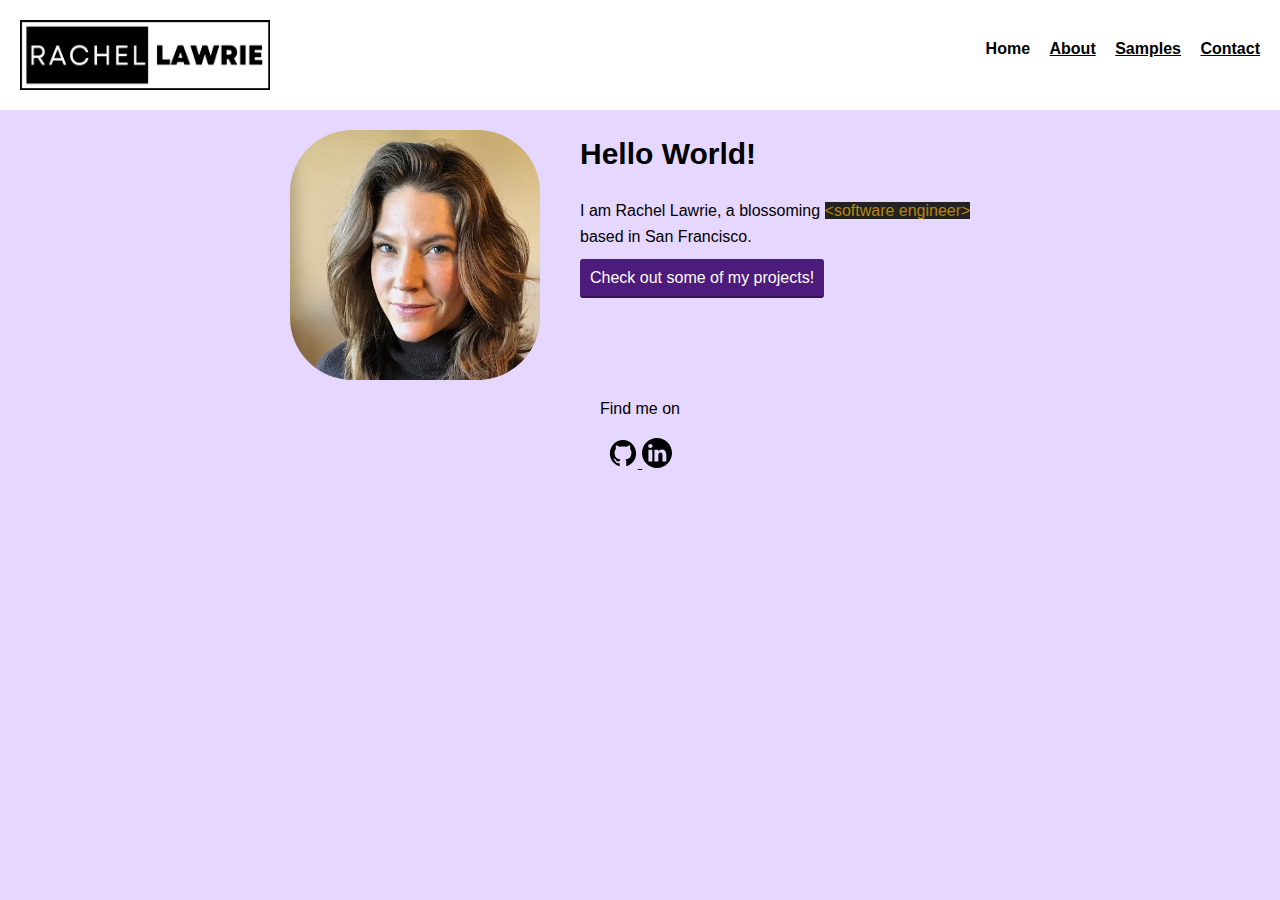
<file: index.html>
<!-- LATEST CHANGES MADE ON GH-PAGES BRANCH -->

<!DOCTYPE html>

<html>
  <head>
    <meta
      name="viewport"
      content="width=device-width, initial-scale=1"
      charset="utf-8"
    />
    <title>Rachel Lawrie - Portfolio</title>
    <link rel="shortcut icon" href="img/favicon-16x16.png" />
    <link rel="preconnect" href="https://fonts.googleapis.com" />
    <link rel="preconnect" href="https://fonts.gstatic.com" crossorigin />
    <link
      href="https://fonts.googleapis.com/css2?family=Raleway:ital,wght@0,200;0,700;1,200&family=Roboto+Mono:wght@200&display=swap"
      rel="stylesheet"
    />
    <link rel="stylesheet" type="text/css" href="css/normalize.css" />
    <link rel="stylesheet" type="text/css" href="css/style.production.css" />
  </head>

  <body>
    <header class="page-header">
      <img
        class="page-header__item"
        width="250px"
        height="70px"
        src="img/logo.png"
        alt="Rachel Lawrie's personal logo"
      />
      <nav class="main-navigation page-header__item">
        <ul role="menubar" class="navigation-list">
          <li role="presentation">
            <a
              href="index.html"
              role="menuitem"
              class="navigation-list__item navigation-list__item--active"
              >Home</a
            >
          </li>
          <li role="presentation">
            <a href="about.html" role="menuitem" class="navigation-list__item"
              >About</a
            >
          </li>
          <li role="presentation">
            <a href="samples.html" role="menuitem" class="navigation-list__item"
              >Samples</a
            >
          </li>
          <li role="presentation">
            <a href="contact.html" role="menuitem" class="navigation-list__item"
              >Contact</a
            >
          </li>
        </ul>
      </nav>
    </header>

    <main>
      <div class="profile">
        <img
          src="img/profilepic.jpg"
          class="profile__portrait"
          alt="A photograph of Rachel Lawrie"
        />
        <h1>Hello World!</h1>
        <p>
          I am Rachel Lawrie, a blossoming
          <span class="engineering-text">&ltsoftware engineer&gt</span> based in
          San Francisco.
        </p>
        <a href="samples.html" class="button">Check out some of my projects!</a>
      </div>
    </main>

    <footer class="page-footer">
      <p>Find me on</p>
      <div class="social-media">
        <a target="blank" href="https://github.com/rachel-lawrie"
          ><img
            width="30px"
            height="30px"
            src="img/github_icon.svg"
            alt="Github"
          />
        </a>
        <a target="blank" href="https://www.linkedin.com/in/racheldawnlawrie/"
          ><img
            width="30px"
            height="30px"
            src="img/linkedin_icon.svg"
            alt="LinkedIn"
          />
        </a>
      </div>
    </footer>
  </body>
</html>
</file>
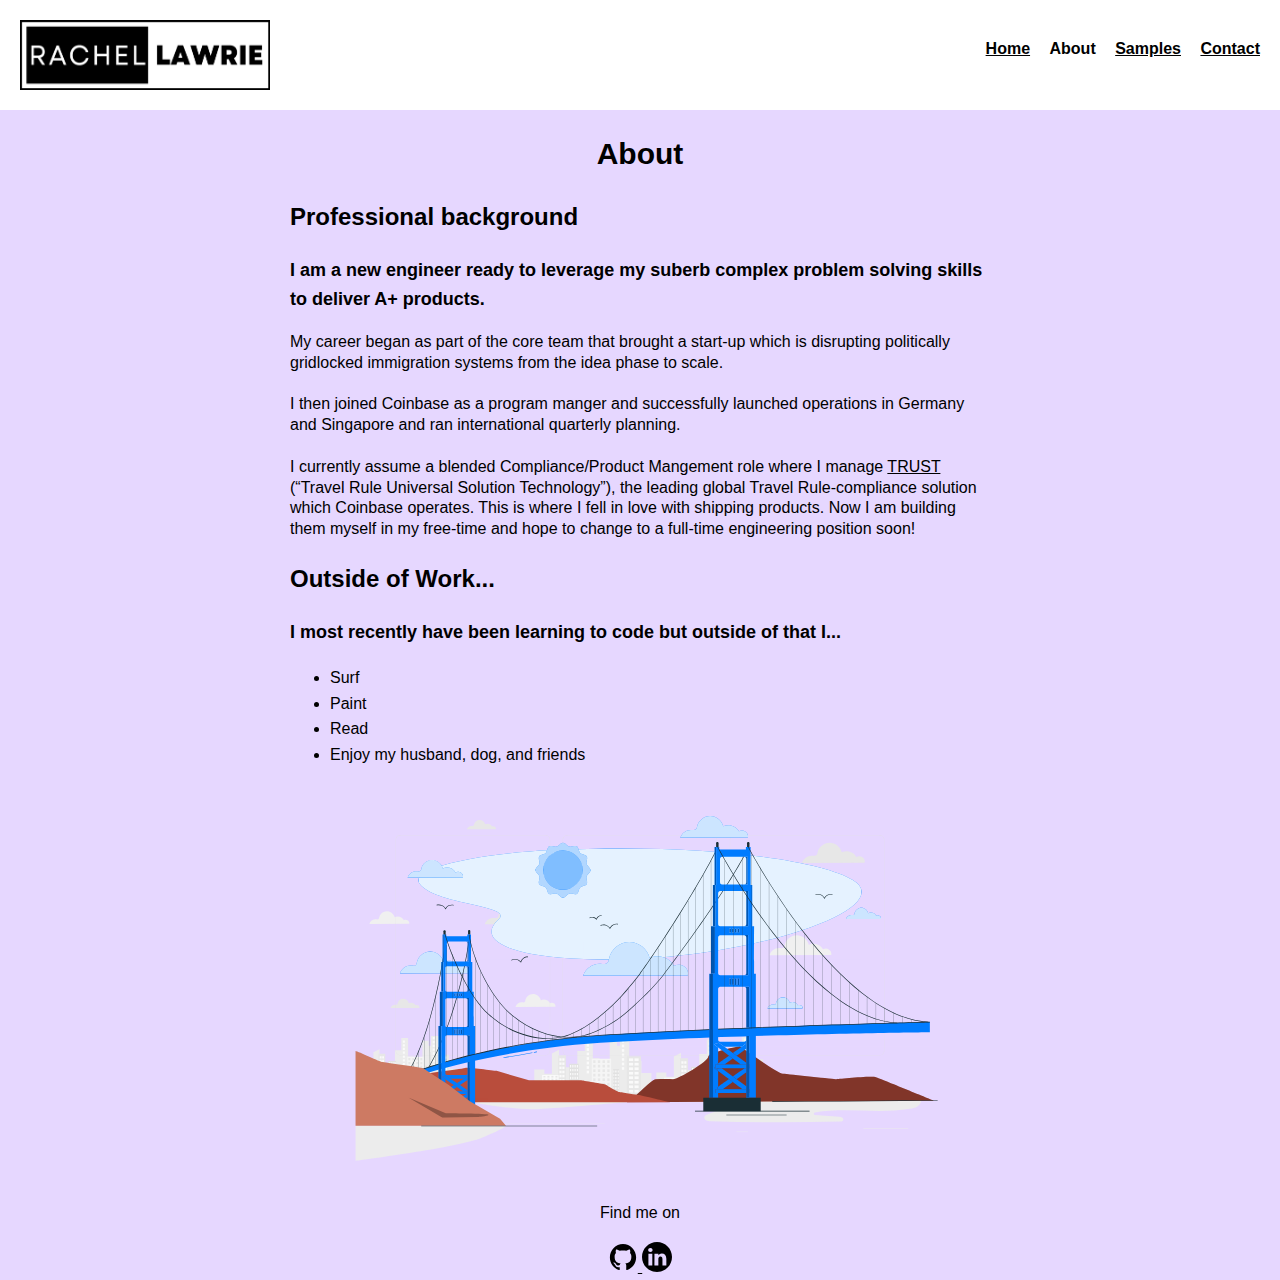
<file: about.html>
<!-- LATEST CHANGES MADE ON GH-PAGES BRANCH -->

<!DOCTYPE html>

<html>
  <head>
    <meta
      name="viewport"
      content="width=device-width, initial-scale=1"
      charset="utf-8"
    />
    <title>About Rachel Lawrie</title>
    <link rel="shortcut icon" href="img/favicon-16x16.png" />
    <link rel="stylesheet" type="text/css" href="css/normalize.css" />
    <link rel="stylesheet" type="text/css" href="css/style.production.css" />
  </head>

  <body>
    <header class="page-header">
      <img
        class="page-header__item"
        width="250px"
        height="70px"
        src="img/logo.png"
        alt="Rachel Lawrie's personal logo"
      />
      <nav class="main-navigation page-header__item">
        <ul role="menubar" class="navigation-list">
          <li role="presentation">
            <a href="index.html" role="menuitem" class="navigation-list__item"
              >Home</a
            >
          </li>
          <li role="presentation">
            <a
              href="about.html"
              role="menuitem"
              class="navigation-list__item navigation-list__item--active"
              >About</a
            >
          </li>
          <li role="presentation">
            <a href="samples.html" role="menuitem" class="navigation-list__item"
              >Samples</a
            >
          </li>
          <li role="presentation">
            <a href="contact.html" role="menuitem" class="navigation-list__item"
              >Contact</a
            >
          </li>
        </ul>
      </nav>
    </header>

    <main>
      <div class="page-title">
        <h1 id="about.title">About</h1>
      </div>
      <div class="About_info">
        <h2>Professional background</h2>
        <h3>
          I am a new engineer ready to leverage my suberb complex problem
          solving skills to deliver A+ products.
        </h3>
        <p class="professionalbackground__item">
          My career began as part of the core team that brought a start-up which
          is disrupting politically gridlocked immigration systems from the idea
          phase to scale.<br />
          <br />
          I then joined Coinbase as a program manger and successfully launched
          operations in Germany and Singapore and ran international quarterly
          planning.<br />
          <br />
          I currently assume a blended Compliance/Product Mangement role where I
          manage
          <a href="https://www.coinbase.com/travelrule" target="blank">TRUST</a>
          (“Travel Rule Universal Solution Technology”), the leading global
          Travel Rule-compliance solution which Coinbase operates. This is where
          I fell in love with shipping products. Now I am building them myself
          in my free-time and hope to change to a full-time engineering position
          soon!<br />
        </p>

        <h2>Outside of Work...</h2>
        <h3>
          I most recently have been learning to code but outside of that I...
        </h3>
        <ul role="list of hobbies">
          <li>Surf</li>
          <li>Paint</li>
          <li>Read</li>
          <li>Enjoy my husband, dog, and friends</li>
        </ul>
      </div>
      <div class="about-image-container">
        <svg
          xmlns:dc="http://purl.org/dc/elements/1.1/"
          xmlns:cc="http://creativecommons.org/ns#"
          xmlns:rdf="http://www.w3.org/1999/02/22-rdf-syntax-ns#"
          xmlns:svg="http://www.w3.org/2000/svg"
          xmlns="http://www.w3.org/2000/svg"
          viewBox="0 0 1000 666.66669"
          height="401.15"
          width="1000"
          xml:space="preserve"
          id="svg2"
          version="1.1"
        >
          <metadata id="metadata8">
            <rdf:RDF
              ><cc:Work rdf:about=""
                ><dc:format>image/svg+xml</dc:format
                ><dc:type
                  rdf:resource="http://purl.org/dc/dcmitype/StillImage" /></cc:Work
            ></rdf:RDF>
          </metadata>
          <defs id="defs6">
            <clipPath id="clipPath18" clipPathUnits="userSpaceOnUse">
              <path id="path16" d="M 0,500 H 750 V 0 H 0 Z" />
            </clipPath>
            <clipPath id="clipPath1204" clipPathUnits="userSpaceOnUse">
              <path id="path1202" d="M 0,500 H 750 V 0 H 0 Z" />
            </clipPath>
            <clipPath id="clipPath1216" clipPathUnits="userSpaceOnUse">
              <path
                id="path1214"
                d="M 98.7044,418.485 H 651.296 V 279.764 H 98.7044 Z"
              />
            </clipPath>
            <clipPath id="clipPath1232" clipPathUnits="userSpaceOnUse">
              <path id="path1230" d="M 0,500 H 750 V 0 H 0 Z" />
            </clipPath>
            <clipPath id="clipPath1260" clipPathUnits="userSpaceOnUse">
              <path id="path1258" d="M 0,500 H 750 V 0 H 0 Z" />
            </clipPath>
            <clipPath id="clipPath1272" clipPathUnits="userSpaceOnUse">
              <path
                id="path1270"
                d="M 85.3528,404.085 H 154.392 V 381.917 H 85.3528 Z"
              />
            </clipPath>
            <clipPath id="clipPath1292" clipPathUnits="userSpaceOnUse">
              <path
                id="path1290"
                d="M 304.206,301.603 H 434.957 V 259.619 H 304.206 Z"
              />
            </clipPath>
            <clipPath id="clipPath1312" clipPathUnits="userSpaceOnUse">
              <path
                id="path1310"
                d="M 75.7084,290.032 H 161.487 V 262.488 H 75.7084 Z"
              />
            </clipPath>
            <clipPath id="clipPath1332" clipPathUnits="userSpaceOnUse">
              <path
                id="path1330"
                d="m 631.738,344.418 h 43.777 v -14.056 h -43.777 z"
              />
            </clipPath>
            <clipPath id="clipPath1352" clipPathUnits="userSpaceOnUse">
              <path
                id="path1350"
                d="M 533.913,232.745 H 577.69 V 218.688 H 533.913 Z"
              />
            </clipPath>
            <clipPath id="clipPath1372" clipPathUnits="userSpaceOnUse">
              <path
                id="path1370"
                d="m 425.333,458.848 h 84.42 v -27.107 h -84.42 z"
              />
            </clipPath>
            <clipPath id="clipPath1388" clipPathUnits="userSpaceOnUse">
              <path id="path1386" d="M 0,500 H 750 V 0 H 0 Z" />
            </clipPath>
            <clipPath id="clipPath1400" clipPathUnits="userSpaceOnUse">
              <path
                id="path1398"
                d="m 244.689,425.646 h 68.569 v -68.579 h -68.569 z"
              />
            </clipPath>
            <clipPath id="clipPath1420" clipPathUnits="userSpaceOnUse">
              <path
                id="path1418"
                d="m 254.466,415.862 h 49.012 V 366.85 h -49.012 z"
              />
            </clipPath>
            <clipPath id="clipPath1436" clipPathUnits="userSpaceOnUse">
              <path id="path1434" d="M 0,500 H 750 V 0 H 0 Z" />
            </clipPath>
            <clipPath id="clipPath1448" clipPathUnits="userSpaceOnUse">
              <path
                id="path1446"
                d="M 358.003,171.669 H 741.264 V 101.834 H 358.003 Z"
              />
            </clipPath>
            <clipPath id="clipPath1468" clipPathUnits="userSpaceOnUse">
              <path id="path1466" d="M 0,500 H 750 V 0 H 0 Z" />
            </clipPath>
            <clipPath id="clipPath1596" clipPathUnits="userSpaceOnUse">
              <path
                id="path1594"
                d="m 123.683,197.021 h 3.643 V 85.5879 h -3.643 z"
              />
            </clipPath>
            <clipPath id="clipPath1614" clipPathUnits="userSpaceOnUse">
              <path
                id="path1612"
                d="m 123.683,85.5879 h 3.643 v -0.5594 h -3.643 z"
              />
            </clipPath>
            <clipPath id="clipPath1628" clipPathUnits="userSpaceOnUse">
              <path
                id="path1626"
                d="m 158.47,185.391 h 0.246 v -0.076 h -0.246 z"
              />
            </clipPath>
            <clipPath id="clipPath1648" clipPathUnits="userSpaceOnUse">
              <path
                id="path1646"
                d="m 158.342,185.431 h 4.545 v -30.509 h -4.545 z"
              />
            </clipPath>
            <clipPath id="clipPath1664" clipPathUnits="userSpaceOnUse">
              <path
                id="path1662"
                d="m 160.047,89.8412 h 0.005 v -4.2533 h -0.005 z"
              />
            </clipPath>
            <clipPath id="clipPath1678" clipPathUnits="userSpaceOnUse">
              <path
                id="path1676"
                d="m 160.047,153.681 h 0.005 v -15.736 h -0.005 z"
              />
            </clipPath>
            <clipPath id="clipPath1694" clipPathUnits="userSpaceOnUse">
              <path
                id="path1692"
                d="m 160.047,93.6655 h 0.005 v -0.3979 h -0.005 z"
              />
            </clipPath>
            <clipPath id="clipPath1710" clipPathUnits="userSpaceOnUse">
              <path
                id="path1708"
                d="m 160.047,108.503 h 0.005 V 95.8851 h -0.005 z"
              />
            </clipPath>
            <clipPath id="clipPath1726" clipPathUnits="userSpaceOnUse">
              <path
                id="path1724"
                d="m 160.047,129.6 h 0.005 v -12.619 h -0.005 z"
              />
            </clipPath>
            <clipPath id="clipPath1746" clipPathUnits="userSpaceOnUse">
              <path
                id="path1744"
                d="m 160.047,153.681 h 2.755 V 85.5879 h -2.755 z"
              />
            </clipPath>
            <clipPath id="clipPath1762" clipPathUnits="userSpaceOnUse">
              <path
                id="path1760"
                d="m 125.372,239.842 h 0.07 v -42.821 h -0.07 z"
              />
            </clipPath>
            <clipPath id="clipPath1782" clipPathUnits="userSpaceOnUse">
              <path
                id="path1780"
                d="m 125.372,239.842 h 3.823 v -42.821 h -3.823 z"
              />
            </clipPath>
            <clipPath id="clipPath1798" clipPathUnits="userSpaceOnUse">
              <path
                id="path1796"
                d="m 127.202,276.883 h 1.633 v -10e-4 h -1.633 z"
              />
            </clipPath>
            <clipPath id="clipPath1816" clipPathUnits="userSpaceOnUse">
              <path
                id="path1814"
                d="m 127.202,276.883 h 2.614 v -37.051 h -2.614 z"
              />
            </clipPath>
            <clipPath id="clipPath1834" clipPathUnits="userSpaceOnUse">
              <path
                id="path1832"
                d="m 127.202,239.842 h 1.993 v -0.01 h -1.993 z"
              />
            </clipPath>
            <clipPath id="clipPath1848" clipPathUnits="userSpaceOnUse">
              <path
                id="path1846"
                d="m 127.202,239.842 h 1.993 v -0.01 h -1.993 z"
              />
            </clipPath>
            <clipPath id="clipPath1866" clipPathUnits="userSpaceOnUse">
              <path
                id="path1864"
                d="m 128.835,311.152 h 1.552 v -34.269 h -1.552 z"
              />
            </clipPath>
            <clipPath id="clipPath1882" clipPathUnits="userSpaceOnUse">
              <path
                id="path1880"
                d="m 158.1,240.783 h 1.637 v -0.951 H 158.1 Z"
              />
            </clipPath>
            <clipPath id="clipPath1902" clipPathUnits="userSpaceOnUse">
              <path
                id="path1900"
                d="m 158.1,271.395 h 3.765 V 239.832 H 158.1 Z"
              />
            </clipPath>
            <clipPath id="clipPath1918" clipPathUnits="userSpaceOnUse">
              <path
                id="path1916"
                d="m 158.1,196.622 h 1.637 v -0.95 H 158.1 Z"
              />
            </clipPath>
            <clipPath id="clipPath1938" clipPathUnits="userSpaceOnUse">
              <path
                id="path1936"
                d="m 158.1,231.931 h 3.765 V 195.672 H 158.1 Z"
              />
            </clipPath>
            <clipPath id="clipPath1954" clipPathUnits="userSpaceOnUse">
              <path
                id="path1952"
                d="m 157.574,278.257 h 2.163 v -0.95 h -2.163 z"
              />
            </clipPath>
            <clipPath id="clipPath1974" clipPathUnits="userSpaceOnUse">
              <path
                id="path1972"
                d="m 158.1,302.319 h 3.239 V 277.307 H 158.1 Z"
              />
            </clipPath>
            <clipPath id="clipPath1994" clipPathUnits="userSpaceOnUse">
              <path
                id="path1992"
                d="m 143.306,193.055 h 1.619 v -6 h -1.619 z"
              />
            </clipPath>
            <clipPath id="clipPath2014" clipPathUnits="userSpaceOnUse">
              <path
                id="path2012"
                d="m 146.053,193.055 h 1.619 v -6 h -1.619 z"
              />
            </clipPath>
            <clipPath id="clipPath2034" clipPathUnits="userSpaceOnUse">
              <path id="path2032" d="m 148.8,193.055 h 1.619 v -6 H 148.8 Z" />
            </clipPath>
            <clipPath id="clipPath2054" clipPathUnits="userSpaceOnUse">
              <path
                id="path2052"
                d="m 151.547,193.055 h 1.619 v -6 h -1.619 z"
              />
            </clipPath>
            <clipPath id="clipPath2074" clipPathUnits="userSpaceOnUse">
              <path
                id="path2072"
                d="m 143.306,237.859 h 1.619 v -3.824 h -1.619 z"
              />
            </clipPath>
            <clipPath id="clipPath2094" clipPathUnits="userSpaceOnUse">
              <path
                id="path2092"
                d="m 146.053,237.859 h 1.619 v -3.824 h -1.619 z"
              />
            </clipPath>
            <clipPath id="clipPath2114" clipPathUnits="userSpaceOnUse">
              <path
                id="path2112"
                d="m 148.8,237.859 h 1.619 v -3.824 H 148.8 Z"
              />
            </clipPath>
            <clipPath id="clipPath2134" clipPathUnits="userSpaceOnUse">
              <path
                id="path2132"
                d="m 151.547,237.859 h 1.619 v -3.824 h -1.619 z"
              />
            </clipPath>
            <clipPath id="clipPath2232" clipPathUnits="userSpaceOnUse">
              <path id="path2230" d="m 461.417,262.082 v 0 -154.507 0 z" />
            </clipPath>
            <clipPath id="clipPath2252" clipPathUnits="userSpaceOnUse">
              <path
                id="path2250"
                d="m 461.417,262.082 h 4.624 V 107.575 h -4.624 z"
              />
            </clipPath>
            <clipPath id="clipPath2270" clipPathUnits="userSpaceOnUse">
              <path
                id="path2268"
                d="m 461.417,107.575 h 4.624 v -0.776 h -4.624 z"
              />
            </clipPath>
            <clipPath id="clipPath2284" clipPathUnits="userSpaceOnUse">
              <path
                id="path2282"
                d="m 506.922,245.07 h 0.412 v -0.709 h -0.412 z"
              />
            </clipPath>
            <clipPath id="clipPath2300" clipPathUnits="userSpaceOnUse">
              <path
                id="path2298"
                d="m 505.531,245.961 h 0.717 v -0.291 h -0.717 z"
              />
            </clipPath>
            <clipPath id="clipPath2316" clipPathUnits="userSpaceOnUse">
              <path
                id="path2314"
                d="m 506.26,245.662 h 0.622 v -0.534 h -0.622 z"
              />
            </clipPath>
            <clipPath id="clipPath2332" clipPathUnits="userSpaceOnUse">
              <path
                id="path2330"
                d="m 507.338,244.352 h 0.205 v -0.825 h -0.205 z"
              />
            </clipPath>
            <clipPath id="clipPath2352" clipPathUnits="userSpaceOnUse">
              <path
                id="path2350"
                d="m 505.407,246.012 h 5.769 v -50.92 h -5.769 z"
              />
            </clipPath>
            <clipPath id="clipPath2368" clipPathUnits="userSpaceOnUse">
              <path
                id="path2366"
                d="m 507.572,184.406 h 0.005 v -4.237 h -0.005 z"
              />
            </clipPath>
            <clipPath id="clipPath2384" clipPathUnits="userSpaceOnUse">
              <path
                id="path2382"
                d="m 507.572,168.599 h 0.005 v -17.496 h -0.005 z"
              />
            </clipPath>
            <clipPath id="clipPath2400" clipPathUnits="userSpaceOnUse">
              <path
                id="path2398"
                d="m 507.572,139.348 h 0.005 v -17.496 h -0.005 z"
              />
            </clipPath>
            <clipPath id="clipPath2416" clipPathUnits="userSpaceOnUse">
              <path
                id="path2414"
                d="m 507.572,118.775 h 0.005 v -0.552 h -0.005 z"
              />
            </clipPath>
            <clipPath id="clipPath2432" clipPathUnits="userSpaceOnUse">
              <path
                id="path2430"
                d="m 507.572,113.472 h 0.005 v -5.897 h -0.005 z"
              />
            </clipPath>
            <clipPath id="clipPath2450" clipPathUnits="userSpaceOnUse">
              <path
                id="path2448"
                d="m 507.572,184.406 h 3.496 v -76.831 h -3.496 z"
              />
            </clipPath>
            <clipPath id="clipPath2466" clipPathUnits="userSpaceOnUse">
              <path
                id="path2464"
                d="m 463.562,321.454 h 0.088 v -59.372 h -0.088 z"
              />
            </clipPath>
            <clipPath id="clipPath2486" clipPathUnits="userSpaceOnUse">
              <path
                id="path2484"
                d="m 463.562,321.454 h 4.852 v -59.372 h -4.852 z"
              />
            </clipPath>
            <clipPath id="clipPath2502" clipPathUnits="userSpaceOnUse">
              <path
                id="path2500"
                d="m 465.884,372.814 h 2.073 v -0.001 h -2.073 z"
              />
            </clipPath>
            <clipPath id="clipPath2520" clipPathUnits="userSpaceOnUse">
              <path
                id="path2518"
                d="m 465.884,372.814 h 3.318 v -51.373 h -3.318 z"
              />
            </clipPath>
            <clipPath id="clipPath2538" clipPathUnits="userSpaceOnUse">
              <path
                id="path2536"
                d="m 465.884,321.454 h 2.53 v -0.013 h -2.53 z"
              />
            </clipPath>
            <clipPath id="clipPath2552" clipPathUnits="userSpaceOnUse">
              <path
                id="path2550"
                d="m 465.884,321.454 h 2.53 v -0.013 h -2.53 z"
              />
            </clipPath>
            <clipPath id="clipPath2570" clipPathUnits="userSpaceOnUse">
              <path
                id="path2568"
                d="m 467.957,420.329 h 1.969 v -47.515 h -1.969 z"
              />
            </clipPath>
            <clipPath id="clipPath2586" clipPathUnits="userSpaceOnUse">
              <path
                id="path2584"
                d="m 505.099,322.759 h 2.079 v -1.318 h -2.079 z"
              />
            </clipPath>
            <clipPath id="clipPath2606" clipPathUnits="userSpaceOnUse">
              <path
                id="path2604"
                d="m 505.099,365.205 h 4.779 v -43.764 h -4.779 z"
              />
            </clipPath>
            <clipPath id="clipPath2622" clipPathUnits="userSpaceOnUse">
              <path
                id="path2620"
                d="m 505.099,261.529 h 2.079 v -1.318 h -2.079 z"
              />
            </clipPath>
            <clipPath id="clipPath2642" clipPathUnits="userSpaceOnUse">
              <path
                id="path2640"
                d="m 505.099,310.486 h 4.779 v -50.275 h -4.779 z"
              />
            </clipPath>
            <clipPath id="clipPath2658" clipPathUnits="userSpaceOnUse">
              <path
                id="path2656"
                d="m 504.432,374.719 h 2.746 v -1.317 h -2.746 z"
              />
            </clipPath>
            <clipPath id="clipPath2678" clipPathUnits="userSpaceOnUse">
              <path
                id="path2676"
                d="m 505.099,408.082 h 4.112 v -34.68 h -4.112 z"
              />
            </clipPath>
            <clipPath id="clipPath2698" clipPathUnits="userSpaceOnUse">
              <path
                id="path2696"
                d="m 486.323,256.582 h 2.055 v -8.318 h -2.055 z"
              />
            </clipPath>
            <clipPath id="clipPath2718" clipPathUnits="userSpaceOnUse">
              <path
                id="path2716"
                d="m 489.81,256.582 h 2.055 v -8.318 h -2.055 z"
              />
            </clipPath>
            <clipPath id="clipPath2738" clipPathUnits="userSpaceOnUse">
              <path
                id="path2736"
                d="m 493.297,256.582 h 2.054 v -8.318 h -2.054 z"
              />
            </clipPath>
            <clipPath id="clipPath2758" clipPathUnits="userSpaceOnUse">
              <path
                id="path2756"
                d="m 496.783,256.582 h 2.055 v -8.318 h -2.055 z"
              />
            </clipPath>
            <clipPath id="clipPath2778" clipPathUnits="userSpaceOnUse">
              <path
                id="path2776"
                d="m 486.323,318.706 h 2.055 v -5.303 h -2.055 z"
              />
            </clipPath>
            <clipPath id="clipPath2798" clipPathUnits="userSpaceOnUse">
              <path
                id="path2796"
                d="m 489.81,318.706 h 2.055 v -5.303 h -2.055 z"
              />
            </clipPath>
            <clipPath id="clipPath2818" clipPathUnits="userSpaceOnUse">
              <path
                id="path2816"
                d="m 493.297,318.706 h 2.054 v -5.303 h -2.054 z"
              />
            </clipPath>
            <clipPath id="clipPath2838" clipPathUnits="userSpaceOnUse">
              <path
                id="path2836"
                d="m 496.783,318.706 h 2.055 v -5.303 h -2.055 z"
              />
            </clipPath>
            <clipPath id="clipPath2854" clipPathUnits="userSpaceOnUse">
              <path
                id="path2852"
                d="m 123.683,150.618 h 3.677 v -8.21 h -3.677 z"
              />
            </clipPath>
            <clipPath id="clipPath2994" clipPathUnits="userSpaceOnUse">
              <path id="path2992" d="M 0,500 H 750 V 0 H 0 Z" />
            </clipPath>
            <clipPath id="clipPath3006" clipPathUnits="userSpaceOnUse">
              <path
                id="path3004"
                d="M 86.1746,107.788 H 186.295 V 82.5495 H 86.1746 Z"
              />
            </clipPath>
            <clipPath id="clipPath3022" clipPathUnits="userSpaceOnUse">
              <path id="path3020" d="M 0,500 H 750 V 0 H 0 Z" />
            </clipPath>
          </defs>
          <g transform="matrix(1.3333333,0,0,-1.3333333,0,666.66667)" id="g10">
            <g id="g12">
              <g clip-path="url(#clipPath18)" id="g14">
                <g transform="translate(20.3165,72.6022)" id="g20">
                  <path
                    id="path22"
                    style="
                      fill: #ececec;
                      fill-opacity: 1;
                      fill-rule: nonzero;
                      stroke: none;
                    "
                    d="m 0,0 v -43.562 c 0,0 127.531,16.346 157.565,28.698 C 187.599,-2.512 187.557,0 187.557,0 Z"
                  />
                </g>
                <g transform="translate(172.1941,100.8194)" id="g24">
                  <path
                    id="path26"
                    style="
                      fill: #ececec;
                      fill-opacity: 1;
                      fill-rule: nonzero;
                      stroke: none;
                    "
                    d="M 0,0 C 0,0 45.74,-8.034 69.669,-7.641 93.598,-7.249 218.182,4.473 216.706,3.599 215.231,2.726 4.295,5.019 0,5.634 -4.295,6.248 1.134,-2.013 1.134,-2.013"
                  />
                </g>
                <g transform="translate(450.424,103.0339)" id="g28">
                  <path
                    id="path30"
                    style="
                      fill: #ececec;
                      fill-opacity: 1;
                      fill-rule: nonzero;
                      stroke: none;
                    "
                    d="m 0,0 21.301,-2.119 c 4.846,-0.483 5.719,-7.178 1.159,-8.887 L 7.649,-16.555 c -1.307,-0.489 -2.388,-1.523 -2.763,-2.866 -1.047,-3.74 3.932,-5.368 7.556,-5.475 54.197,-1.592 108.438,-1.691 162.641,-0.299 1.422,0.037 2.729,0.991 3.008,2.386 0.491,2.457 -2.637,3.484 -4.984,3.66 l -30.487,2.281 c -1.771,0.133 -1.885,2.691 -0.133,2.986 38.851,6.532 79.574,-1.878 118.666,4.669 3.226,0.54 6.518,1.213 9.29,2.95 2.771,1.736 4.954,4.763 4.808,8.031 z"
                  />
                </g>
                <g transform="translate(98.7753,222.598)" id="g32">
                  <path
                    id="path34"
                    style="
                      fill: #e7e7e7;
                      fill-opacity: 1;
                      fill-rule: nonzero;
                      stroke: none;
                    "
                    d="m 0,0 c -1.01,0.763 -2.484,0.85 -3.577,0.21 -1.45,2.93 -5.491,4.224 -8.373,2.68 -0.752,3.157 -3.863,5.585 -7.109,5.546 -3.246,-0.039 -6.298,-2.541 -6.974,-5.716 -0.107,-0.504 -0.178,-1.057 -0.539,-1.426 -0.587,-0.599 -1.565,-0.398 -2.401,-0.333 -2.629,0.206 -5.274,-1.64 -5.989,-4.178 L 1.239,-3.085 C 1.556,-1.859 1.01,-0.763 0,0"
                  />
                </g>
                <g transform="translate(194.0587,445.5602)" id="g36">
                  <path
                    id="path38"
                    style="
                      fill: #e7e7e7;
                      fill-opacity: 1;
                      fill-rule: nonzero;
                      stroke: none;
                    "
                    d="m 0,0 c -1.01,0.763 -2.484,0.85 -3.577,0.21 -1.45,2.93 -5.491,4.224 -8.373,2.68 -0.752,3.157 -3.864,5.585 -7.109,5.546 -3.246,-0.039 -6.298,-2.541 -6.974,-5.716 -0.107,-0.504 -0.178,-1.057 -0.539,-1.426 -0.587,-0.599 -1.565,-0.398 -2.401,-0.333 -2.629,0.206 -5.274,-1.64 -5.989,-4.178 L 1.239,-3.085 C 1.556,-1.859 1.01,-0.763 0,0"
                  />
                </g>
                <g transform="translate(247.5301,329.876)" id="g40">
                  <path
                    id="path42"
                    style="
                      fill: #e7e7e7;
                      fill-opacity: 1;
                      fill-rule: nonzero;
                      stroke: none;
                    "
                    d="m 0,0 c -1.909,1.442 -4.694,1.606 -6.759,0.396 -2.741,5.538 -10.378,7.982 -15.824,5.065 -1.421,5.967 -7.301,10.554 -13.435,10.48 -6.134,-0.074 -11.901,-4.8 -13.178,-10.801 -0.203,-0.953 -0.337,-1.998 -1.019,-2.694 -1.108,-1.132 -2.958,-0.752 -4.537,-0.629 -4.967,0.387 -9.966,-3.1 -11.317,-7.896 L 2.341,-5.83 C 2.94,-3.514 1.909,-1.442 0,0"
                  />
                </g>
                <g transform="translate(428.1104,375.8338)" id="g44">
                  <path
                    id="path46"
                    style="
                      fill: #f0f0f0;
                      fill-opacity: 1;
                      fill-rule: nonzero;
                      stroke: none;
                    "
                    d="m 0,0 c -2.355,1.779 -5.79,1.981 -8.337,0.489 -3.38,6.831 -12.8,9.845 -19.518,6.246 -1.752,7.361 -9.005,13.018 -16.57,12.928 -7.566,-0.091 -14.68,-5.922 -16.255,-13.323 -0.25,-1.176 -0.416,-2.464 -1.257,-3.323 -1.367,-1.396 -3.648,-0.928 -5.596,-0.776 -6.127,0.478 -12.292,-3.823 -13.959,-9.739 l 84.38,0.307 C 3.627,-4.334 2.355,-1.779 0,0"
                  />
                </g>
                <g transform="translate(267.7837,225.2203)" id="g48">
                  <path
                    id="path50"
                    style="
                      fill: #f0f0f0;
                      fill-opacity: 1;
                      fill-rule: nonzero;
                      stroke: none;
                    "
                    d="m 0,0 c -1.387,1.048 -3.412,1.167 -4.912,0.288 -1.992,4.025 -7.542,5.801 -11.5,3.68 -1.032,4.337 -5.305,7.671 -9.763,7.617 -4.458,-0.054 -8.649,-3.489 -9.577,-7.849 -0.148,-0.693 -0.245,-1.452 -0.741,-1.959 -0.805,-0.822 -2.149,-0.546 -3.297,-0.456 -3.61,0.281 -7.243,-2.253 -8.224,-5.739 L 1.701,-4.237 C 2.137,-2.553 1.387,-1.048 0,0"
                  />
                </g>
                <g transform="translate(85.566,328.6444)" id="g52">
                  <path
                    id="path54"
                    style="
                      fill: #f0f0f0;
                      fill-opacity: 1;
                      fill-rule: nonzero;
                      stroke: none;
                    "
                    d="m 0,0 c -1.387,1.048 -3.412,1.167 -4.912,0.288 -1.992,4.025 -7.542,5.801 -11.5,3.68 -1.033,4.337 -5.306,7.671 -9.763,7.617 -4.458,-0.054 -8.649,-3.489 -9.577,-7.849 -0.148,-0.693 -0.245,-1.452 -0.741,-1.959 -0.805,-0.822 -2.15,-0.546 -3.297,-0.456 -3.61,0.281 -7.243,-2.253 -8.225,-5.739 L 1.701,-4.237 C 2.137,-2.553 1.387,-1.048 0,0"
                  />
                </g>
                <g transform="translate(652.3975,407.3089)" id="g56">
                  <path
                    id="path58"
                    style="
                      fill: #e7e7e7;
                      fill-opacity: 1;
                      fill-rule: nonzero;
                      stroke: none;
                    "
                    d="m 0,0 c -2.178,1.645 -5.355,1.832 -7.71,0.452 -3.126,6.317 -11.837,9.105 -18.05,5.777 -1.621,6.807 -8.328,12.039 -15.324,11.955 C -48.081,18.1 -54.66,12.708 -56.117,5.864 -56.348,4.776 -56.502,3.584 -57.279,2.79 -58.543,1.499 -60.653,1.932 -62.454,2.073 -68.121,2.515 -73.822,-1.464 -75.363,-6.934 L 2.671,-6.65 C 3.354,-4.008 2.178,-1.645 0,0"
                  />
                </g>
                <g transform="translate(610.8218,292.1681)" id="g60">
                  <path
                    id="path62"
                    style="
                      fill: #f0f0f0;
                      fill-opacity: 1;
                      fill-rule: nonzero;
                      stroke: none;
                    "
                    d="m 0,0 c -2.148,1.622 -5.281,1.807 -7.604,0.446 -3.082,6.23 -11.674,8.979 -17.801,5.697 -1.598,6.713 -8.212,11.873 -15.113,11.79 -6.9,-0.083 -13.388,-5.401 -14.824,-12.15 -0.229,-1.073 -0.38,-2.248 -1.147,-3.032 -1.246,-1.273 -3.327,-0.845 -5.103,-0.707 -5.589,0.436 -11.212,-3.487 -12.731,-8.883 L 2.634,-6.558 C 3.308,-3.952 2.147,-1.623 0,0"
                  />
                </g>
                <g transform="translate(376.8732,138.49)" id="g64">
                  <path
                    id="path66"
                    style="
                      fill: #ececec;
                      fill-opacity: 1;
                      fill-rule: nonzero;
                      stroke: none;
                    "
                    d="m 0,0 v 14.787 h -9.156 v -3.372 h -6.102 V 48.352 H -26.992 V 33.814 h -3.52 v 7.26 h -9.156 V 5.668 h -12.91 v 12.51 h -8.094 v 27.121 h -9.991 V 27.218 h -9.389 v -38.952 h -7.275 V 7.234 h -7.512 v 12.205 h -7.979 v 9.371 l -8.904,-4.697 v -25.07 h -9.389 v 5.171 h -12.543 V -32.122 L 12.339,-32.193 V 0 Z"
                  />
                </g>
                <g transform="translate(282.6465,106.3483)" id="g68">
                  <path
                    id="path70"
                    style="
                      fill: #e7e7e7;
                      fill-opacity: 1;
                      fill-rule: nonzero;
                      stroke: none;
                    "
                    d="M 0,0 V 54.062 H -9.975 V -0.051 C -6.818,0.027 0,0 0,0"
                  />
                </g>
                <g transform="translate(273.5614,106.2971)" id="g72">
                  <path
                    id="path74"
                    style="
                      fill: #fafafa;
                      fill-opacity: 1;
                      fill-rule: nonzero;
                      stroke: none;
                    "
                    d="M 0,0 V 29.733 H -20.53 V 0.066 Z"
                  />
                </g>
                <g transform="translate(298.5055,106.3409)" id="g76">
                  <path
                    id="path78"
                    style="
                      fill: #e1e1e1;
                      fill-opacity: 1;
                      fill-rule: nonzero;
                      stroke: none;
                    "
                    d="M 0,0 V 43.649 H -11.63 V 0.006 Z"
                  />
                </g>
                <path
                  id="path80"
                  style="
                    fill: #fafafa;
                    fill-opacity: 1;
                    fill-rule: nonzero;
                    stroke: none;
                  "
                  d="m 287.758,148.28 h 1.41 v -2.908 h -1.41 z"
                />
                <path
                  id="path82"
                  style="
                    fill: #fafafa;
                    fill-opacity: 1;
                    fill-rule: nonzero;
                    stroke: none;
                  "
                  d="m 290.578,148.28 h 1.41 v -2.908 h -1.41 z"
                />
                <path
                  id="path84"
                  style="
                    fill: #fafafa;
                    fill-opacity: 1;
                    fill-rule: nonzero;
                    stroke: none;
                  "
                  d="m 293.397,148.28 h 1.41 v -2.908 h -1.41 z"
                />
                <path
                  id="path86"
                  style="
                    fill: #fafafa;
                    fill-opacity: 1;
                    fill-rule: nonzero;
                    stroke: none;
                  "
                  d="m 296.217,148.28 h 1.41 v -2.908 h -1.41 z"
                />
                <path
                  id="path88"
                  style="
                    fill: #fafafa;
                    fill-opacity: 1;
                    fill-rule: nonzero;
                    stroke: none;
                  "
                  d="m 287.758,143.402 h 1.41 v -2.908 h -1.41 z"
                />
                <path
                  id="path90"
                  style="
                    fill: #fafafa;
                    fill-opacity: 1;
                    fill-rule: nonzero;
                    stroke: none;
                  "
                  d="m 290.578,143.402 h 1.41 v -2.908 h -1.41 z"
                />
                <path
                  id="path92"
                  style="
                    fill: #fafafa;
                    fill-opacity: 1;
                    fill-rule: nonzero;
                    stroke: none;
                  "
                  d="m 293.397,143.402 h 1.41 v -2.908 h -1.41 z"
                />
                <path
                  id="path94"
                  style="
                    fill: #fafafa;
                    fill-opacity: 1;
                    fill-rule: nonzero;
                    stroke: none;
                  "
                  d="m 296.217,143.402 h 1.41 v -2.908 h -1.41 z"
                />
                <path
                  id="path96"
                  style="
                    fill: #fafafa;
                    fill-opacity: 1;
                    fill-rule: nonzero;
                    stroke: none;
                  "
                  d="m 287.758,138.527 h 1.41 v -2.908 h -1.41 z"
                />
                <path
                  id="path98"
                  style="
                    fill: #fafafa;
                    fill-opacity: 1;
                    fill-rule: nonzero;
                    stroke: none;
                  "
                  d="m 290.578,138.527 h 1.41 v -2.908 h -1.41 z"
                />
                <path
                  id="path100"
                  style="
                    fill: #fafafa;
                    fill-opacity: 1;
                    fill-rule: nonzero;
                    stroke: none;
                  "
                  d="m 293.397,138.527 h 1.41 v -2.908 h -1.41 z"
                />
                <path
                  id="path102"
                  style="
                    fill: #fafafa;
                    fill-opacity: 1;
                    fill-rule: nonzero;
                    stroke: none;
                  "
                  d="m 296.217,138.527 h 1.41 v -2.908 h -1.41 z"
                />
                <path
                  id="path104"
                  style="
                    fill: #fafafa;
                    fill-opacity: 1;
                    fill-rule: nonzero;
                    stroke: none;
                  "
                  d="m 287.758,133.652 h 1.41 v -2.908 h -1.41 z"
                />
                <path
                  id="path106"
                  style="
                    fill: #fafafa;
                    fill-opacity: 1;
                    fill-rule: nonzero;
                    stroke: none;
                  "
                  d="m 290.578,133.652 h 1.41 v -2.908 h -1.41 z"
                />
                <path
                  id="path108"
                  style="
                    fill: #fafafa;
                    fill-opacity: 1;
                    fill-rule: nonzero;
                    stroke: none;
                  "
                  d="m 293.397,133.652 h 1.41 v -2.908 h -1.41 z"
                />
                <path
                  id="path110"
                  style="
                    fill: #fafafa;
                    fill-opacity: 1;
                    fill-rule: nonzero;
                    stroke: none;
                  "
                  d="m 296.217,133.652 h 1.41 v -2.908 h -1.41 z"
                />
                <path
                  id="path112"
                  style="
                    fill: #fafafa;
                    fill-opacity: 1;
                    fill-rule: nonzero;
                    stroke: none;
                  "
                  d="m 287.758,128.778 h 1.41 v -2.908 h -1.41 z"
                />
                <path
                  id="path114"
                  style="
                    fill: #fafafa;
                    fill-opacity: 1;
                    fill-rule: nonzero;
                    stroke: none;
                  "
                  d="m 290.578,128.778 h 1.41 v -2.908 h -1.41 z"
                />
                <path
                  id="path116"
                  style="
                    fill: #fafafa;
                    fill-opacity: 1;
                    fill-rule: nonzero;
                    stroke: none;
                  "
                  d="m 293.397,128.778 h 1.41 v -2.908 h -1.41 z"
                />
                <path
                  id="path118"
                  style="
                    fill: #fafafa;
                    fill-opacity: 1;
                    fill-rule: nonzero;
                    stroke: none;
                  "
                  d="m 296.217,128.778 h 1.41 v -2.908 h -1.41 z"
                />
                <path
                  id="path120"
                  style="
                    fill: #fafafa;
                    fill-opacity: 1;
                    fill-rule: nonzero;
                    stroke: none;
                  "
                  d="m 287.758,123.903 h 1.41 v -2.908 h -1.41 z"
                />
                <path
                  id="path122"
                  style="
                    fill: #fafafa;
                    fill-opacity: 1;
                    fill-rule: nonzero;
                    stroke: none;
                  "
                  d="m 290.578,123.903 h 1.41 v -2.908 h -1.41 z"
                />
                <path
                  id="path124"
                  style="
                    fill: #fafafa;
                    fill-opacity: 1;
                    fill-rule: nonzero;
                    stroke: none;
                  "
                  d="m 293.397,123.903 h 1.41 v -2.908 h -1.41 z"
                />
                <path
                  id="path126"
                  style="
                    fill: #fafafa;
                    fill-opacity: 1;
                    fill-rule: nonzero;
                    stroke: none;
                  "
                  d="m 296.217,123.903 h 1.41 v -2.908 h -1.41 z"
                />
                <path
                  id="path128"
                  style="
                    fill: #fafafa;
                    fill-opacity: 1;
                    fill-rule: nonzero;
                    stroke: none;
                  "
                  d="m 287.758,119.029 h 1.41 v -2.908 h -1.41 z"
                />
                <path
                  id="path130"
                  style="
                    fill: #fafafa;
                    fill-opacity: 1;
                    fill-rule: nonzero;
                    stroke: none;
                  "
                  d="m 290.578,119.029 h 1.41 v -2.908 h -1.41 z"
                />
                <path
                  id="path132"
                  style="
                    fill: #fafafa;
                    fill-opacity: 1;
                    fill-rule: nonzero;
                    stroke: none;
                  "
                  d="m 293.397,119.029 h 1.41 v -2.908 h -1.41 z"
                />
                <path
                  id="path134"
                  style="
                    fill: #fafafa;
                    fill-opacity: 1;
                    fill-rule: nonzero;
                    stroke: none;
                  "
                  d="m 296.217,119.029 h 1.41 v -2.908 h -1.41 z"
                />
                <path
                  id="path136"
                  style="
                    fill: #fafafa;
                    fill-opacity: 1;
                    fill-rule: nonzero;
                    stroke: none;
                  "
                  d="m 287.758,114.15 h 1.41 v -2.908 h -1.41 z"
                />
                <path
                  id="path138"
                  style="
                    fill: #fafafa;
                    fill-opacity: 1;
                    fill-rule: nonzero;
                    stroke: none;
                  "
                  d="m 290.578,114.15 h 1.41 v -2.908 h -1.41 z"
                />
                <path
                  id="path140"
                  style="
                    fill: #fafafa;
                    fill-opacity: 1;
                    fill-rule: nonzero;
                    stroke: none;
                  "
                  d="m 293.397,114.15 h 1.41 v -2.908 h -1.41 z"
                />
                <path
                  id="path142"
                  style="
                    fill: #fafafa;
                    fill-opacity: 1;
                    fill-rule: nonzero;
                    stroke: none;
                  "
                  d="m 296.217,114.15 h 1.41 v -2.908 h -1.41 z"
                />
                <g transform="translate(338.9191,106.3214)" id="g144">
                  <path
                    id="path146"
                    style="
                      fill: #f5f5f5;
                      fill-opacity: 1;
                      fill-rule: nonzero;
                      stroke: none;
                    "
                    d="M 0,0 V 49.886 H -24.113 V -0.017 c 0,0 23.928,-0.007 24.113,0.017"
                  />
                </g>
                <path
                  id="path148"
                  style="
                    fill: #e7e7e7;
                    fill-opacity: 1;
                    fill-rule: nonzero;
                    stroke: none;
                  "
                  d="m 316.616,154.219 h 2.923 v -3.35 h -2.923 z"
                />
                <path
                  id="path150"
                  style="
                    fill: #e7e7e7;
                    fill-opacity: 1;
                    fill-rule: nonzero;
                    stroke: none;
                  "
                  d="m 322.466,154.219 h 2.923 v -3.35 h -2.923 z"
                />
                <path
                  id="path152"
                  style="
                    fill: #e7e7e7;
                    fill-opacity: 1;
                    fill-rule: nonzero;
                    stroke: none;
                  "
                  d="m 328.313,154.219 h 2.923 v -3.35 h -2.923 z"
                />
                <path
                  id="path154"
                  style="
                    fill: #e7e7e7;
                    fill-opacity: 1;
                    fill-rule: nonzero;
                    stroke: none;
                  "
                  d="m 334.163,154.219 h 2.923 v -3.35 h -2.923 z"
                />
                <path
                  id="path156"
                  style="
                    fill: #e7e7e7;
                    fill-opacity: 1;
                    fill-rule: nonzero;
                    stroke: none;
                  "
                  d="m 316.616,148.599 h 2.923 v -3.35 h -2.923 z"
                />
                <path
                  id="path158"
                  style="
                    fill: #e7e7e7;
                    fill-opacity: 1;
                    fill-rule: nonzero;
                    stroke: none;
                  "
                  d="m 322.466,148.599 h 2.923 v -3.35 h -2.923 z"
                />
                <path
                  id="path160"
                  style="
                    fill: #e7e7e7;
                    fill-opacity: 1;
                    fill-rule: nonzero;
                    stroke: none;
                  "
                  d="m 328.313,148.599 h 2.923 v -3.35 h -2.923 z"
                />
                <path
                  id="path162"
                  style="
                    fill: #e7e7e7;
                    fill-opacity: 1;
                    fill-rule: nonzero;
                    stroke: none;
                  "
                  d="m 334.163,148.599 h 2.923 v -3.35 h -2.923 z"
                />
                <path
                  id="path164"
                  style="
                    fill: #e7e7e7;
                    fill-opacity: 1;
                    fill-rule: nonzero;
                    stroke: none;
                  "
                  d="m 316.616,142.982 h 2.923 v -3.35 h -2.923 z"
                />
                <path
                  id="path166"
                  style="
                    fill: #e7e7e7;
                    fill-opacity: 1;
                    fill-rule: nonzero;
                    stroke: none;
                  "
                  d="m 322.466,142.982 h 2.923 v -3.35 h -2.923 z"
                />
                <path
                  id="path168"
                  style="
                    fill: #e7e7e7;
                    fill-opacity: 1;
                    fill-rule: nonzero;
                    stroke: none;
                  "
                  d="m 328.313,142.982 h 2.923 v -3.35 h -2.923 z"
                />
                <path
                  id="path170"
                  style="
                    fill: #e7e7e7;
                    fill-opacity: 1;
                    fill-rule: nonzero;
                    stroke: none;
                  "
                  d="m 334.163,142.982 h 2.923 v -3.35 h -2.923 z"
                />
                <path
                  id="path172"
                  style="
                    fill: #e7e7e7;
                    fill-opacity: 1;
                    fill-rule: nonzero;
                    stroke: none;
                  "
                  d="m 316.616,137.366 h 2.923 v -3.35 h -2.923 z"
                />
                <path
                  id="path174"
                  style="
                    fill: #e7e7e7;
                    fill-opacity: 1;
                    fill-rule: nonzero;
                    stroke: none;
                  "
                  d="m 322.466,137.366 h 2.923 v -3.35 h -2.923 z"
                />
                <path
                  id="path176"
                  style="
                    fill: #e7e7e7;
                    fill-opacity: 1;
                    fill-rule: nonzero;
                    stroke: none;
                  "
                  d="m 328.313,137.366 h 2.923 v -3.35 h -2.923 z"
                />
                <path
                  id="path178"
                  style="
                    fill: #e7e7e7;
                    fill-opacity: 1;
                    fill-rule: nonzero;
                    stroke: none;
                  "
                  d="m 334.163,137.366 h 2.923 v -3.35 h -2.923 z"
                />
                <path
                  id="path180"
                  style="
                    fill: #e7e7e7;
                    fill-opacity: 1;
                    fill-rule: nonzero;
                    stroke: none;
                  "
                  d="m 316.616,131.746 h 2.923 v -3.35 h -2.923 z"
                />
                <path
                  id="path182"
                  style="
                    fill: #e7e7e7;
                    fill-opacity: 1;
                    fill-rule: nonzero;
                    stroke: none;
                  "
                  d="m 322.466,131.746 h 2.923 v -3.35 h -2.923 z"
                />
                <path
                  id="path184"
                  style="
                    fill: #e7e7e7;
                    fill-opacity: 1;
                    fill-rule: nonzero;
                    stroke: none;
                  "
                  d="m 328.313,131.746 h 2.923 v -3.35 h -2.923 z"
                />
                <path
                  id="path186"
                  style="
                    fill: #e7e7e7;
                    fill-opacity: 1;
                    fill-rule: nonzero;
                    stroke: none;
                  "
                  d="m 334.163,131.746 h 2.923 v -3.35 h -2.923 z"
                />
                <path
                  id="path188"
                  style="
                    fill: #e7e7e7;
                    fill-opacity: 1;
                    fill-rule: nonzero;
                    stroke: none;
                  "
                  d="m 316.616,126.129 h 2.923 v -3.35 h -2.923 z"
                />
                <path
                  id="path190"
                  style="
                    fill: #e7e7e7;
                    fill-opacity: 1;
                    fill-rule: nonzero;
                    stroke: none;
                  "
                  d="m 322.466,126.129 h 2.923 v -3.35 h -2.923 z"
                />
                <path
                  id="path192"
                  style="
                    fill: #e7e7e7;
                    fill-opacity: 1;
                    fill-rule: nonzero;
                    stroke: none;
                  "
                  d="m 328.313,126.129 h 2.923 v -3.35 h -2.923 z"
                />
                <path
                  id="path194"
                  style="
                    fill: #e7e7e7;
                    fill-opacity: 1;
                    fill-rule: nonzero;
                    stroke: none;
                  "
                  d="m 334.163,126.129 h 2.923 v -3.35 h -2.923 z"
                />
                <path
                  id="path196"
                  style="
                    fill: #e7e7e7;
                    fill-opacity: 1;
                    fill-rule: nonzero;
                    stroke: none;
                  "
                  d="m 316.616,120.509 h 2.923 v -3.35 h -2.923 z"
                />
                <path
                  id="path198"
                  style="
                    fill: #e7e7e7;
                    fill-opacity: 1;
                    fill-rule: nonzero;
                    stroke: none;
                  "
                  d="m 322.466,120.509 h 2.923 v -3.35 h -2.923 z"
                />
                <path
                  id="path200"
                  style="
                    fill: #e7e7e7;
                    fill-opacity: 1;
                    fill-rule: nonzero;
                    stroke: none;
                  "
                  d="m 328.313,120.509 h 2.923 v -3.35 h -2.923 z"
                />
                <path
                  id="path202"
                  style="
                    fill: #e7e7e7;
                    fill-opacity: 1;
                    fill-rule: nonzero;
                    stroke: none;
                  "
                  d="m 334.163,120.509 h 2.923 v -3.35 h -2.923 z"
                />
                <path
                  id="path204"
                  style="
                    fill: #e7e7e7;
                    fill-opacity: 1;
                    fill-rule: nonzero;
                    stroke: none;
                  "
                  d="m 316.616,114.893 h 2.923 v -3.35 h -2.923 z"
                />
                <path
                  id="path206"
                  style="
                    fill: #e7e7e7;
                    fill-opacity: 1;
                    fill-rule: nonzero;
                    stroke: none;
                  "
                  d="m 322.466,114.893 h 2.923 v -3.35 h -2.923 z"
                />
                <path
                  id="path208"
                  style="
                    fill: #e7e7e7;
                    fill-opacity: 1;
                    fill-rule: nonzero;
                    stroke: none;
                  "
                  d="m 328.313,114.893 h 2.923 v -3.35 h -2.923 z"
                />
                <path
                  id="path210"
                  style="
                    fill: #e7e7e7;
                    fill-opacity: 1;
                    fill-rule: nonzero;
                    stroke: none;
                  "
                  d="m 334.163,114.893 h 2.923 v -3.35 h -2.923 z"
                />
                <path
                  id="path212"
                  style="
                    fill: #fafafa;
                    fill-opacity: 1;
                    fill-rule: nonzero;
                    stroke: none;
                  "
                  d="m 274.51,156.736 h 2.694 v -3.087 h -2.694 z"
                />
                <path
                  id="path214"
                  style="
                    fill: #fafafa;
                    fill-opacity: 1;
                    fill-rule: nonzero;
                    stroke: none;
                  "
                  d="m 274.51,151.561 h 2.694 v -3.087 h -2.694 z"
                />
                <path
                  id="path216"
                  style="
                    fill: #fafafa;
                    fill-opacity: 1;
                    fill-rule: nonzero;
                    stroke: none;
                  "
                  d="m 274.51,146.382 h 2.694 v -3.087 h -2.694 z"
                />
                <path
                  id="path218"
                  style="
                    fill: #fafafa;
                    fill-opacity: 1;
                    fill-rule: nonzero;
                    stroke: none;
                  "
                  d="m 274.51,141.206 h 2.694 v -3.087 h -2.694 z"
                />
                <path
                  id="path220"
                  style="
                    fill: #fafafa;
                    fill-opacity: 1;
                    fill-rule: nonzero;
                    stroke: none;
                  "
                  d="m 274.51,136.03 h 2.694 v -3.087 h -2.694 z"
                />
                <path
                  id="path222"
                  style="
                    fill: #fafafa;
                    fill-opacity: 1;
                    fill-rule: nonzero;
                    stroke: none;
                  "
                  d="m 274.51,130.851 h 2.694 v -3.087 h -2.694 z"
                />
                <path
                  id="path224"
                  style="
                    fill: #fafafa;
                    fill-opacity: 1;
                    fill-rule: nonzero;
                    stroke: none;
                  "
                  d="m 274.51,125.676 h 2.694 v -3.087 h -2.694 z"
                />
                <path
                  id="path226"
                  style="
                    fill: #fafafa;
                    fill-opacity: 1;
                    fill-rule: nonzero;
                    stroke: none;
                  "
                  d="m 274.51,120.496 h 2.694 v -3.087 h -2.694 z"
                />
                <path
                  id="path228"
                  style="
                    fill: #fafafa;
                    fill-opacity: 1;
                    fill-rule: nonzero;
                    stroke: none;
                  "
                  d="m 278.113,156.736 h 2.694 v -3.087 h -2.694 z"
                />
                <path
                  id="path230"
                  style="
                    fill: #fafafa;
                    fill-opacity: 1;
                    fill-rule: nonzero;
                    stroke: none;
                  "
                  d="m 278.113,151.561 h 2.694 v -3.087 h -2.694 z"
                />
                <path
                  id="path232"
                  style="
                    fill: #fafafa;
                    fill-opacity: 1;
                    fill-rule: nonzero;
                    stroke: none;
                  "
                  d="m 278.113,146.382 h 2.694 v -3.087 h -2.694 z"
                />
                <path
                  id="path234"
                  style="
                    fill: #fafafa;
                    fill-opacity: 1;
                    fill-rule: nonzero;
                    stroke: none;
                  "
                  d="m 278.113,141.206 h 2.694 v -3.087 h -2.694 z"
                />
                <path
                  id="path236"
                  style="
                    fill: #fafafa;
                    fill-opacity: 1;
                    fill-rule: nonzero;
                    stroke: none;
                  "
                  d="m 278.113,136.03 h 2.694 v -3.087 h -2.694 z"
                />
                <path
                  id="path238"
                  style="
                    fill: #fafafa;
                    fill-opacity: 1;
                    fill-rule: nonzero;
                    stroke: none;
                  "
                  d="m 278.113,130.851 h 2.694 v -3.087 h -2.694 z"
                />
                <path
                  id="path240"
                  style="
                    fill: #fafafa;
                    fill-opacity: 1;
                    fill-rule: nonzero;
                    stroke: none;
                  "
                  d="m 278.113,125.676 h 2.694 v -3.087 h -2.694 z"
                />
                <path
                  id="path242"
                  style="
                    fill: #fafafa;
                    fill-opacity: 1;
                    fill-rule: nonzero;
                    stroke: none;
                  "
                  d="m 278.113,120.496 h 2.694 v -3.087 h -2.694 z"
                />
                <path
                  id="path244"
                  style="
                    fill: #fafafa;
                    fill-opacity: 1;
                    fill-rule: nonzero;
                    stroke: none;
                  "
                  d="m 308.496,180.202 h 2.923 v -3.35 h -2.923 z"
                />
                <path
                  id="path246"
                  style="
                    fill: #fafafa;
                    fill-opacity: 1;
                    fill-rule: nonzero;
                    stroke: none;
                  "
                  d="m 308.496,174.585 h 2.923 v -3.35 h -2.923 z"
                />
                <path
                  id="path248"
                  style="
                    fill: #fafafa;
                    fill-opacity: 1;
                    fill-rule: nonzero;
                    stroke: none;
                  "
                  d="m 308.496,169.351 h 2.923 v -3.35 h -2.923 z"
                />
                <path
                  id="path250"
                  style="
                    fill: #fafafa;
                    fill-opacity: 1;
                    fill-rule: nonzero;
                    stroke: none;
                  "
                  d="m 308.496,163.735 h 2.923 v -3.35 h -2.923 z"
                />
                <path
                  id="path252"
                  style="
                    fill: #fafafa;
                    fill-opacity: 1;
                    fill-rule: nonzero;
                    stroke: none;
                  "
                  d="m 308.496,158.118 h 2.923 v -3.35 h -2.923 z"
                />
                <path
                  id="path254"
                  style="
                    fill: #fafafa;
                    fill-opacity: 1;
                    fill-rule: nonzero;
                    stroke: none;
                  "
                  d="m 308.496,152.498 h 2.923 v -3.35 h -2.923 z"
                />
                <path
                  id="path256"
                  style="
                    fill: #fafafa;
                    fill-opacity: 1;
                    fill-rule: nonzero;
                    stroke: none;
                  "
                  d="m 308.496,146.881 h 2.923 v -3.35 h -2.923 z"
                />
                <path
                  id="path258"
                  style="
                    fill: #fafafa;
                    fill-opacity: 1;
                    fill-rule: nonzero;
                    stroke: none;
                  "
                  d="m 308.496,141.261 h 2.923 v -3.35 h -2.923 z"
                />
                <path
                  id="path260"
                  style="
                    fill: #fafafa;
                    fill-opacity: 1;
                    fill-rule: nonzero;
                    stroke: none;
                  "
                  d="m 352.408,185.073 h 2.923 v -3.35 h -2.923 z"
                />
                <path
                  id="path262"
                  style="
                    fill: #fafafa;
                    fill-opacity: 1;
                    fill-rule: nonzero;
                    stroke: none;
                  "
                  d="m 352.408,179.456 h 2.923 v -3.35 h -2.923 z"
                />
                <path
                  id="path264"
                  style="
                    fill: #fafafa;
                    fill-opacity: 1;
                    fill-rule: nonzero;
                    stroke: none;
                  "
                  d="m 352.408,173.836 h 2.923 v -3.35 h -2.923 z"
                />
                <path
                  id="path266"
                  style="
                    fill: #fafafa;
                    fill-opacity: 1;
                    fill-rule: nonzero;
                    stroke: none;
                  "
                  d="m 352.408,168.22 h 2.923 v -3.35 h -2.923 z"
                />
                <path
                  id="path268"
                  style="
                    fill: #fafafa;
                    fill-opacity: 1;
                    fill-rule: nonzero;
                    stroke: none;
                  "
                  d="m 352.408,162.599 h 2.923 v -3.35 h -2.923 z"
                />
                <path
                  id="path270"
                  style="
                    fill: #fafafa;
                    fill-opacity: 1;
                    fill-rule: nonzero;
                    stroke: none;
                  "
                  d="m 352.408,156.983 h 2.923 v -3.35 h -2.923 z"
                />
                <path
                  id="path272"
                  style="
                    fill: #fafafa;
                    fill-opacity: 1;
                    fill-rule: nonzero;
                    stroke: none;
                  "
                  d="m 352.408,151.363 h 2.923 v -3.35 h -2.923 z"
                />
                <path
                  id="path274"
                  style="
                    fill: #fafafa;
                    fill-opacity: 1;
                    fill-rule: nonzero;
                    stroke: none;
                  "
                  d="m 352.408,145.746 h 2.923 v -3.35 h -2.923 z"
                />
                <path
                  id="path276"
                  style="
                    fill: #e7e7e7;
                    fill-opacity: 1;
                    fill-rule: nonzero;
                    stroke: none;
                  "
                  d="m 358.67,106.297 h 17.606 v 52.967 H 358.67 Z"
                />
                <path
                  id="path278"
                  style="
                    fill: #fafafa;
                    fill-opacity: 1;
                    fill-rule: nonzero;
                    stroke: none;
                  "
                  d="m 361.274,156.653 h 5.16 v -3.35 h -5.16 z"
                />
                <path
                  id="path280"
                  style="
                    fill: #fafafa;
                    fill-opacity: 1;
                    fill-rule: nonzero;
                    stroke: none;
                  "
                  d="m 361.274,151.033 h 5.16 v -3.35 h -5.16 z"
                />
                <path
                  id="path282"
                  style="
                    fill: #fafafa;
                    fill-opacity: 1;
                    fill-rule: nonzero;
                    stroke: none;
                  "
                  d="m 361.274,145.416 h 5.16 v -3.35 h -5.16 z"
                />
                <path
                  id="path284"
                  style="
                    fill: #fafafa;
                    fill-opacity: 1;
                    fill-rule: nonzero;
                    stroke: none;
                  "
                  d="m 361.274,139.796 h 5.16 v -3.35 h -5.16 z"
                />
                <path
                  id="path286"
                  style="
                    fill: #fafafa;
                    fill-opacity: 1;
                    fill-rule: nonzero;
                    stroke: none;
                  "
                  d="m 361.274,134.179 h 5.16 v -3.35 h -5.16 z"
                />
                <path
                  id="path288"
                  style="
                    fill: #fafafa;
                    fill-opacity: 1;
                    fill-rule: nonzero;
                    stroke: none;
                  "
                  d="m 361.274,128.563 h 5.16 v -3.35 h -5.16 z"
                />
                <path
                  id="path290"
                  style="
                    fill: #fafafa;
                    fill-opacity: 1;
                    fill-rule: nonzero;
                    stroke: none;
                  "
                  d="m 361.274,122.943 h 5.16 v -3.35 h -5.16 z"
                />
                <path
                  id="path292"
                  style="
                    fill: #fafafa;
                    fill-opacity: 1;
                    fill-rule: nonzero;
                    stroke: none;
                  "
                  d="m 361.274,117.326 h 5.16 v -3.35 h -5.16 z"
                />
                <path
                  id="path294"
                  style="
                    fill: #fafafa;
                    fill-opacity: 1;
                    fill-rule: nonzero;
                    stroke: none;
                  "
                  d="m 368.178,156.653 h 5.16 v -3.35 h -5.16 z"
                />
                <path
                  id="path296"
                  style="
                    fill: #fafafa;
                    fill-opacity: 1;
                    fill-rule: nonzero;
                    stroke: none;
                  "
                  d="m 368.178,151.033 h 5.16 v -3.35 h -5.16 z"
                />
                <path
                  id="path298"
                  style="
                    fill: #fafafa;
                    fill-opacity: 1;
                    fill-rule: nonzero;
                    stroke: none;
                  "
                  d="m 368.178,145.416 h 5.16 v -3.35 h -5.16 z"
                />
                <path
                  id="path300"
                  style="
                    fill: #fafafa;
                    fill-opacity: 1;
                    fill-rule: nonzero;
                    stroke: none;
                  "
                  d="m 368.178,139.796 h 5.16 v -3.35 h -5.16 z"
                />
                <path
                  id="path302"
                  style="
                    fill: #fafafa;
                    fill-opacity: 1;
                    fill-rule: nonzero;
                    stroke: none;
                  "
                  d="m 368.178,134.179 h 5.16 v -3.35 h -5.16 z"
                />
                <path
                  id="path304"
                  style="
                    fill: #fafafa;
                    fill-opacity: 1;
                    fill-rule: nonzero;
                    stroke: none;
                  "
                  d="m 368.178,128.563 h 5.16 v -3.35 h -5.16 z"
                />
                <path
                  id="path306"
                  style="
                    fill: #fafafa;
                    fill-opacity: 1;
                    fill-rule: nonzero;
                    stroke: none;
                  "
                  d="m 368.178,122.943 h 5.16 v -3.35 h -5.16 z"
                />
                <path
                  id="path308"
                  style="
                    fill: #fafafa;
                    fill-opacity: 1;
                    fill-rule: nonzero;
                    stroke: none;
                  "
                  d="m 368.178,117.326 h 5.16 v -3.35 h -5.16 z"
                />
                <g transform="translate(349.0689,106.3165)" id="g310">
                  <path
                    id="path312"
                    style="
                      fill: #e1e1e1;
                      fill-opacity: 1;
                      fill-rule: nonzero;
                      stroke: none;
                    "
                    d="M 0,0 V 36.666 H -7.679 V 0.004 Z"
                  />
                </g>
                <path
                  id="path314"
                  style="
                    fill: #fafafa;
                    fill-opacity: 1;
                    fill-rule: nonzero;
                    stroke: none;
                  "
                  d="m 341.972,141.499 h 0.931 v -2.497 h -0.931 z"
                />
                <path
                  id="path316"
                  style="
                    fill: #fafafa;
                    fill-opacity: 1;
                    fill-rule: nonzero;
                    stroke: none;
                  "
                  d="m 343.835,141.499 h 0.931 v -2.497 h -0.931 z"
                />
                <path
                  id="path318"
                  style="
                    fill: #fafafa;
                    fill-opacity: 1;
                    fill-rule: nonzero;
                    stroke: none;
                  "
                  d="m 345.693,141.499 h 0.931 v -2.497 h -0.931 z"
                />
                <path
                  id="path320"
                  style="
                    fill: #fafafa;
                    fill-opacity: 1;
                    fill-rule: nonzero;
                    stroke: none;
                  "
                  d="m 347.555,141.499 h 0.931 v -2.497 h -0.931 z"
                />
                <path
                  id="path322"
                  style="
                    fill: #fafafa;
                    fill-opacity: 1;
                    fill-rule: nonzero;
                    stroke: none;
                  "
                  d="m 341.972,137.31 h 0.931 v -2.497 h -0.931 z"
                />
                <path
                  id="path324"
                  style="
                    fill: #fafafa;
                    fill-opacity: 1;
                    fill-rule: nonzero;
                    stroke: none;
                  "
                  d="m 343.835,137.31 h 0.931 v -2.497 h -0.931 z"
                />
                <path
                  id="path326"
                  style="
                    fill: #fafafa;
                    fill-opacity: 1;
                    fill-rule: nonzero;
                    stroke: none;
                  "
                  d="m 345.693,137.31 h 0.931 v -2.497 h -0.931 z"
                />
                <path
                  id="path328"
                  style="
                    fill: #fafafa;
                    fill-opacity: 1;
                    fill-rule: nonzero;
                    stroke: none;
                  "
                  d="m 347.555,137.31 h 0.931 v -2.497 h -0.931 z"
                />
                <path
                  id="path330"
                  style="
                    fill: #fafafa;
                    fill-opacity: 1;
                    fill-rule: nonzero;
                    stroke: none;
                  "
                  d="m 341.972,133.122 h 0.931 v -2.497 h -0.931 z"
                />
                <path
                  id="path332"
                  style="
                    fill: #fafafa;
                    fill-opacity: 1;
                    fill-rule: nonzero;
                    stroke: none;
                  "
                  d="m 343.835,133.122 h 0.931 v -2.497 h -0.931 z"
                />
                <path
                  id="path334"
                  style="
                    fill: #fafafa;
                    fill-opacity: 1;
                    fill-rule: nonzero;
                    stroke: none;
                  "
                  d="m 345.693,133.122 h 0.931 v -2.497 h -0.931 z"
                />
                <path
                  id="path336"
                  style="
                    fill: #fafafa;
                    fill-opacity: 1;
                    fill-rule: nonzero;
                    stroke: none;
                  "
                  d="m 347.555,133.122 h 0.931 v -2.497 h -0.931 z"
                />
                <path
                  id="path338"
                  style="
                    fill: #fafafa;
                    fill-opacity: 1;
                    fill-rule: nonzero;
                    stroke: none;
                  "
                  d="m 341.972,128.934 h 0.931 v -2.497 h -0.931 z"
                />
                <path
                  id="path340"
                  style="
                    fill: #fafafa;
                    fill-opacity: 1;
                    fill-rule: nonzero;
                    stroke: none;
                  "
                  d="m 343.835,128.934 h 0.931 v -2.497 h -0.931 z"
                />
                <path
                  id="path342"
                  style="
                    fill: #fafafa;
                    fill-opacity: 1;
                    fill-rule: nonzero;
                    stroke: none;
                  "
                  d="m 345.693,128.934 h 0.931 v -2.497 h -0.931 z"
                />
                <path
                  id="path344"
                  style="
                    fill: #fafafa;
                    fill-opacity: 1;
                    fill-rule: nonzero;
                    stroke: none;
                  "
                  d="m 347.555,128.934 h 0.931 v -2.497 h -0.931 z"
                />
                <path
                  id="path346"
                  style="
                    fill: #fafafa;
                    fill-opacity: 1;
                    fill-rule: nonzero;
                    stroke: none;
                  "
                  d="m 341.972,124.742 h 0.931 v -2.497 h -0.931 z"
                />
                <path
                  id="path348"
                  style="
                    fill: #fafafa;
                    fill-opacity: 1;
                    fill-rule: nonzero;
                    stroke: none;
                  "
                  d="m 343.835,124.742 h 0.931 v -2.497 h -0.931 z"
                />
                <path
                  id="path350"
                  style="
                    fill: #fafafa;
                    fill-opacity: 1;
                    fill-rule: nonzero;
                    stroke: none;
                  "
                  d="m 345.693,124.742 h 0.931 v -2.497 h -0.931 z"
                />
                <path
                  id="path352"
                  style="
                    fill: #fafafa;
                    fill-opacity: 1;
                    fill-rule: nonzero;
                    stroke: none;
                  "
                  d="m 347.555,124.742 h 0.931 v -2.497 h -0.931 z"
                />
                <path
                  id="path354"
                  style="
                    fill: #fafafa;
                    fill-opacity: 1;
                    fill-rule: nonzero;
                    stroke: none;
                  "
                  d="m 341.972,120.553 h 0.931 v -2.497 h -0.931 z"
                />
                <path
                  id="path356"
                  style="
                    fill: #fafafa;
                    fill-opacity: 1;
                    fill-rule: nonzero;
                    stroke: none;
                  "
                  d="m 343.835,120.553 h 0.931 v -2.497 h -0.931 z"
                />
                <path
                  id="path358"
                  style="
                    fill: #fafafa;
                    fill-opacity: 1;
                    fill-rule: nonzero;
                    stroke: none;
                  "
                  d="m 345.693,120.553 h 0.931 v -2.497 h -0.931 z"
                />
                <path
                  id="path360"
                  style="
                    fill: #fafafa;
                    fill-opacity: 1;
                    fill-rule: nonzero;
                    stroke: none;
                  "
                  d="m 347.555,120.553 h 0.931 v -2.497 h -0.931 z"
                />
                <path
                  id="path362"
                  style="
                    fill: #fafafa;
                    fill-opacity: 1;
                    fill-rule: nonzero;
                    stroke: none;
                  "
                  d="m 341.972,116.365 h 0.931 v -2.497 h -0.931 z"
                />
                <path
                  id="path364"
                  style="
                    fill: #fafafa;
                    fill-opacity: 1;
                    fill-rule: nonzero;
                    stroke: none;
                  "
                  d="m 343.835,116.365 h 0.931 v -2.497 h -0.931 z"
                />
                <path
                  id="path366"
                  style="
                    fill: #fafafa;
                    fill-opacity: 1;
                    fill-rule: nonzero;
                    stroke: none;
                  "
                  d="m 345.693,116.365 h 0.931 v -2.497 h -0.931 z"
                />
                <path
                  id="path368"
                  style="
                    fill: #fafafa;
                    fill-opacity: 1;
                    fill-rule: nonzero;
                    stroke: none;
                  "
                  d="m 347.555,116.365 h 0.931 v -2.497 h -0.931 z"
                />
                <path
                  id="path370"
                  style="
                    fill: #fafafa;
                    fill-opacity: 1;
                    fill-rule: nonzero;
                    stroke: none;
                  "
                  d="m 341.972,112.177 h 0.931 v -2.497 h -0.931 z"
                />
                <path
                  id="path372"
                  style="
                    fill: #fafafa;
                    fill-opacity: 1;
                    fill-rule: nonzero;
                    stroke: none;
                  "
                  d="m 343.835,112.177 h 0.931 v -2.497 h -0.931 z"
                />
                <path
                  id="path374"
                  style="
                    fill: #fafafa;
                    fill-opacity: 1;
                    fill-rule: nonzero;
                    stroke: none;
                  "
                  d="m 345.693,112.177 h 0.931 v -2.497 h -0.931 z"
                />
                <path
                  id="path376"
                  style="
                    fill: #fafafa;
                    fill-opacity: 1;
                    fill-rule: nonzero;
                    stroke: none;
                  "
                  d="m 347.555,112.177 h 0.931 v -2.497 h -0.931 z"
                />
                <path
                  id="path378"
                  style="
                    fill: #e7e7e7;
                    fill-opacity: 1;
                    fill-rule: nonzero;
                    stroke: none;
                  "
                  d="m 254.586,134.788 h 2.489 v -2.096 h -2.489 z"
                />
                <path
                  id="path380"
                  style="
                    fill: #e7e7e7;
                    fill-opacity: 1;
                    fill-rule: nonzero;
                    stroke: none;
                  "
                  d="m 259.565,134.788 h 2.489 v -2.096 h -2.489 z"
                />
                <path
                  id="path382"
                  style="
                    fill: #e7e7e7;
                    fill-opacity: 1;
                    fill-rule: nonzero;
                    stroke: none;
                  "
                  d="m 264.539,134.788 h 2.489 v -2.096 h -2.489 z"
                />
                <path
                  id="path384"
                  style="
                    fill: #e7e7e7;
                    fill-opacity: 1;
                    fill-rule: nonzero;
                    stroke: none;
                  "
                  d="m 269.518,134.788 h 2.489 v -2.096 h -2.489 z"
                />
                <path
                  id="path386"
                  style="
                    fill: #e7e7e7;
                    fill-opacity: 1;
                    fill-rule: nonzero;
                    stroke: none;
                  "
                  d="m 254.586,131.275 h 2.489 v -2.096 h -2.489 z"
                />
                <path
                  id="path388"
                  style="
                    fill: #e7e7e7;
                    fill-opacity: 1;
                    fill-rule: nonzero;
                    stroke: none;
                  "
                  d="m 259.565,131.275 h 2.489 v -2.096 h -2.489 z"
                />
                <path
                  id="path390"
                  style="
                    fill: #e7e7e7;
                    fill-opacity: 1;
                    fill-rule: nonzero;
                    stroke: none;
                  "
                  d="m 264.539,131.275 h 2.489 v -2.096 h -2.489 z"
                />
                <path
                  id="path392"
                  style="
                    fill: #e7e7e7;
                    fill-opacity: 1;
                    fill-rule: nonzero;
                    stroke: none;
                  "
                  d="m 269.518,131.275 h 2.489 v -2.096 h -2.489 z"
                />
                <path
                  id="path394"
                  style="
                    fill: #e7e7e7;
                    fill-opacity: 1;
                    fill-rule: nonzero;
                    stroke: none;
                  "
                  d="m 254.586,127.762 h 2.489 v -2.096 h -2.489 z"
                />
                <path
                  id="path396"
                  style="
                    fill: #e7e7e7;
                    fill-opacity: 1;
                    fill-rule: nonzero;
                    stroke: none;
                  "
                  d="m 259.565,127.762 h 2.489 v -2.096 h -2.489 z"
                />
                <path
                  id="path398"
                  style="
                    fill: #e7e7e7;
                    fill-opacity: 1;
                    fill-rule: nonzero;
                    stroke: none;
                  "
                  d="m 264.539,127.762 h 2.489 v -2.096 h -2.489 z"
                />
                <path
                  id="path400"
                  style="
                    fill: #e7e7e7;
                    fill-opacity: 1;
                    fill-rule: nonzero;
                    stroke: none;
                  "
                  d="m 269.518,127.762 h 2.489 v -2.096 h -2.489 z"
                />
                <path
                  id="path402"
                  style="
                    fill: #e7e7e7;
                    fill-opacity: 1;
                    fill-rule: nonzero;
                    stroke: none;
                  "
                  d="m 254.586,124.248 h 2.489 v -2.096 h -2.489 z"
                />
                <path
                  id="path404"
                  style="
                    fill: #e7e7e7;
                    fill-opacity: 1;
                    fill-rule: nonzero;
                    stroke: none;
                  "
                  d="m 259.565,124.248 h 2.489 v -2.096 h -2.489 z"
                />
                <path
                  id="path406"
                  style="
                    fill: #e7e7e7;
                    fill-opacity: 1;
                    fill-rule: nonzero;
                    stroke: none;
                  "
                  d="m 264.539,124.248 h 2.489 v -2.096 h -2.489 z"
                />
                <path
                  id="path408"
                  style="
                    fill: #e7e7e7;
                    fill-opacity: 1;
                    fill-rule: nonzero;
                    stroke: none;
                  "
                  d="m 269.518,124.248 h 2.489 v -2.096 h -2.489 z"
                />
                <path
                  id="path410"
                  style="
                    fill: #e7e7e7;
                    fill-opacity: 1;
                    fill-rule: nonzero;
                    stroke: none;
                  "
                  d="m 254.586,120.739 h 2.489 v -2.096 h -2.489 z"
                />
                <path
                  id="path412"
                  style="
                    fill: #e7e7e7;
                    fill-opacity: 1;
                    fill-rule: nonzero;
                    stroke: none;
                  "
                  d="m 259.565,120.739 h 2.489 v -2.096 h -2.489 z"
                />
                <path
                  id="path414"
                  style="
                    fill: #e7e7e7;
                    fill-opacity: 1;
                    fill-rule: nonzero;
                    stroke: none;
                  "
                  d="m 264.539,120.739 h 2.489 v -2.096 h -2.489 z"
                />
                <path
                  id="path416"
                  style="
                    fill: #e7e7e7;
                    fill-opacity: 1;
                    fill-rule: nonzero;
                    stroke: none;
                  "
                  d="m 269.518,120.739 h 2.489 v -2.096 h -2.489 z"
                />
                <path
                  id="path418"
                  style="
                    fill: #e7e7e7;
                    fill-opacity: 1;
                    fill-rule: nonzero;
                    stroke: none;
                  "
                  d="m 254.586,117.226 h 2.489 v -2.096 h -2.489 z"
                />
                <path
                  id="path420"
                  style="
                    fill: #e7e7e7;
                    fill-opacity: 1;
                    fill-rule: nonzero;
                    stroke: none;
                  "
                  d="m 259.565,117.226 h 2.489 v -2.096 h -2.489 z"
                />
                <path
                  id="path422"
                  style="
                    fill: #e7e7e7;
                    fill-opacity: 1;
                    fill-rule: nonzero;
                    stroke: none;
                  "
                  d="m 264.539,117.226 h 2.489 v -2.096 h -2.489 z"
                />
                <path
                  id="path424"
                  style="
                    fill: #e7e7e7;
                    fill-opacity: 1;
                    fill-rule: nonzero;
                    stroke: none;
                  "
                  d="m 269.518,117.226 h 2.489 v -2.096 h -2.489 z"
                />
                <path
                  id="path426"
                  style="
                    fill: #e7e7e7;
                    fill-opacity: 1;
                    fill-rule: nonzero;
                    stroke: none;
                  "
                  d="m 254.586,113.713 h 2.489 v -2.096 h -2.489 z"
                />
                <path
                  id="path428"
                  style="
                    fill: #e7e7e7;
                    fill-opacity: 1;
                    fill-rule: nonzero;
                    stroke: none;
                  "
                  d="m 259.565,113.713 h 2.489 v -2.096 h -2.489 z"
                />
                <path
                  id="path430"
                  style="
                    fill: #e7e7e7;
                    fill-opacity: 1;
                    fill-rule: nonzero;
                    stroke: none;
                  "
                  d="m 264.539,113.713 h 2.489 v -2.096 h -2.489 z"
                />
                <path
                  id="path432"
                  style="
                    fill: #e7e7e7;
                    fill-opacity: 1;
                    fill-rule: nonzero;
                    stroke: none;
                  "
                  d="m 269.518,113.713 h 2.489 v -2.096 h -2.489 z"
                />
                <g transform="translate(137.2966,143.6986)" id="g434">
                  <path
                    id="path436"
                    style="
                      fill: #ececec;
                      fill-opacity: 1;
                      fill-rule: nonzero;
                      stroke: none;
                    "
                    d="M 0,0 V 12.537 H -7.762 V 9.678 h -5.174 v 31.316 h -9.948 V 28.668 h -2.985 v 6.155 h -7.762 V 4.806 h -10.945 v 10.605 h -6.863 v 22.995 h -8.47 V 23.076 H -67.87 V -9.948 h -6.167 V 6.133 h -6.369 v 10.348 h -6.765 v 7.944 L -94.72,20.444 V -0.811 h -7.96 v 4.384 h -10.634 v -30.807 l 123.775,-0.06 0,27.294 z"
                  />
                </g>
                <g transform="translate(57.4094,116.4482)" id="g438">
                  <path
                    id="path440"
                    style="
                      fill: #e7e7e7;
                      fill-opacity: 1;
                      fill-rule: nonzero;
                      stroke: none;
                    "
                    d="M 0,0 V 45.835 H -8.457 V -0.043 C -5.781,0.023 0,0 0,0"
                  />
                </g>
                <g transform="translate(49.7068,116.4048)" id="g442">
                  <path
                    id="path444"
                    style="
                      fill: #fafafa;
                      fill-opacity: 1;
                      fill-rule: nonzero;
                      stroke: none;
                    "
                    d="M 0,0 V 25.208 H -17.405 V 0.056 Z"
                  />
                </g>
                <g transform="translate(70.855,116.4419)" id="g446">
                  <path
                    id="path448"
                    style="
                      fill: #e1e1e1;
                      fill-opacity: 1;
                      fill-rule: nonzero;
                      stroke: none;
                    "
                    d="M 0,0 V 37.007 H -9.86 V 0.005 Z"
                  />
                </g>
                <path
                  id="path450"
                  style="
                    fill: #fafafa;
                    fill-opacity: 1;
                    fill-rule: nonzero;
                    stroke: none;
                  "
                  d="m 61.743,151.999 h 1.195 v -2.466 h -1.195 z"
                />
                <path
                  id="path452"
                  style="
                    fill: #fafafa;
                    fill-opacity: 1;
                    fill-rule: nonzero;
                    stroke: none;
                  "
                  d="m 64.134,151.999 h 1.195 v -2.466 h -1.195 z"
                />
                <path
                  id="path454"
                  style="
                    fill: #fafafa;
                    fill-opacity: 1;
                    fill-rule: nonzero;
                    stroke: none;
                  "
                  d="m 66.524,151.999 h 1.195 v -2.466 h -1.195 z"
                />
                <path
                  id="path456"
                  style="
                    fill: #fafafa;
                    fill-opacity: 1;
                    fill-rule: nonzero;
                    stroke: none;
                  "
                  d="m 68.914,151.999 h 1.195 v -2.466 h -1.195 z"
                />
                <path
                  id="path458"
                  style="
                    fill: #fafafa;
                    fill-opacity: 1;
                    fill-rule: nonzero;
                    stroke: none;
                  "
                  d="m 61.743,147.863 h 1.195 v -2.466 h -1.195 z"
                />
                <path
                  id="path460"
                  style="
                    fill: #fafafa;
                    fill-opacity: 1;
                    fill-rule: nonzero;
                    stroke: none;
                  "
                  d="m 64.134,147.863 h 1.195 v -2.466 h -1.195 z"
                />
                <path
                  id="path462"
                  style="
                    fill: #fafafa;
                    fill-opacity: 1;
                    fill-rule: nonzero;
                    stroke: none;
                  "
                  d="m 66.524,147.863 h 1.195 v -2.466 h -1.195 z"
                />
                <path
                  id="path464"
                  style="
                    fill: #fafafa;
                    fill-opacity: 1;
                    fill-rule: nonzero;
                    stroke: none;
                  "
                  d="m 68.914,147.863 h 1.195 v -2.466 h -1.195 z"
                />
                <path
                  id="path466"
                  style="
                    fill: #fafafa;
                    fill-opacity: 1;
                    fill-rule: nonzero;
                    stroke: none;
                  "
                  d="m 61.743,143.73 h 1.195 v -2.466 h -1.195 z"
                />
                <path
                  id="path468"
                  style="
                    fill: #fafafa;
                    fill-opacity: 1;
                    fill-rule: nonzero;
                    stroke: none;
                  "
                  d="m 64.134,143.73 h 1.195 v -2.466 h -1.195 z"
                />
                <path
                  id="path470"
                  style="
                    fill: #fafafa;
                    fill-opacity: 1;
                    fill-rule: nonzero;
                    stroke: none;
                  "
                  d="m 66.524,143.73 h 1.195 v -2.466 h -1.195 z"
                />
                <path
                  id="path472"
                  style="
                    fill: #fafafa;
                    fill-opacity: 1;
                    fill-rule: nonzero;
                    stroke: none;
                  "
                  d="m 68.914,143.73 h 1.195 v -2.466 h -1.195 z"
                />
                <path
                  id="path474"
                  style="
                    fill: #fafafa;
                    fill-opacity: 1;
                    fill-rule: nonzero;
                    stroke: none;
                  "
                  d="m 61.743,139.597 h 1.195 v -2.466 h -1.195 z"
                />
                <path
                  id="path476"
                  style="
                    fill: #fafafa;
                    fill-opacity: 1;
                    fill-rule: nonzero;
                    stroke: none;
                  "
                  d="m 64.134,139.597 h 1.195 v -2.466 h -1.195 z"
                />
                <path
                  id="path478"
                  style="
                    fill: #fafafa;
                    fill-opacity: 1;
                    fill-rule: nonzero;
                    stroke: none;
                  "
                  d="m 66.524,139.597 h 1.195 v -2.466 h -1.195 z"
                />
                <path
                  id="path480"
                  style="
                    fill: #fafafa;
                    fill-opacity: 1;
                    fill-rule: nonzero;
                    stroke: none;
                  "
                  d="m 68.914,139.597 h 1.195 v -2.466 h -1.195 z"
                />
                <path
                  id="path482"
                  style="
                    fill: #fafafa;
                    fill-opacity: 1;
                    fill-rule: nonzero;
                    stroke: none;
                  "
                  d="m 61.743,135.464 h 1.195 v -2.466 h -1.195 z"
                />
                <path
                  id="path484"
                  style="
                    fill: #fafafa;
                    fill-opacity: 1;
                    fill-rule: nonzero;
                    stroke: none;
                  "
                  d="m 64.134,135.464 h 1.195 v -2.466 h -1.195 z"
                />
                <path
                  id="path486"
                  style="
                    fill: #fafafa;
                    fill-opacity: 1;
                    fill-rule: nonzero;
                    stroke: none;
                  "
                  d="m 66.524,135.464 h 1.195 v -2.466 h -1.195 z"
                />
                <path
                  id="path488"
                  style="
                    fill: #fafafa;
                    fill-opacity: 1;
                    fill-rule: nonzero;
                    stroke: none;
                  "
                  d="m 68.914,135.464 h 1.195 v -2.466 h -1.195 z"
                />
                <path
                  id="path490"
                  style="
                    fill: #fafafa;
                    fill-opacity: 1;
                    fill-rule: nonzero;
                    stroke: none;
                  "
                  d="m 61.743,131.332 h 1.195 v -2.466 h -1.195 z"
                />
                <path
                  id="path492"
                  style="
                    fill: #fafafa;
                    fill-opacity: 1;
                    fill-rule: nonzero;
                    stroke: none;
                  "
                  d="m 64.134,131.332 h 1.195 v -2.466 h -1.195 z"
                />
                <path
                  id="path494"
                  style="
                    fill: #fafafa;
                    fill-opacity: 1;
                    fill-rule: nonzero;
                    stroke: none;
                  "
                  d="m 66.524,131.332 h 1.195 v -2.466 h -1.195 z"
                />
                <path
                  id="path496"
                  style="
                    fill: #fafafa;
                    fill-opacity: 1;
                    fill-rule: nonzero;
                    stroke: none;
                  "
                  d="m 68.914,131.332 h 1.195 v -2.466 h -1.195 z"
                />
                <path
                  id="path498"
                  style="
                    fill: #fafafa;
                    fill-opacity: 1;
                    fill-rule: nonzero;
                    stroke: none;
                  "
                  d="m 61.743,127.199 h 1.195 v -2.466 h -1.195 z"
                />
                <path
                  id="path500"
                  style="
                    fill: #fafafa;
                    fill-opacity: 1;
                    fill-rule: nonzero;
                    stroke: none;
                  "
                  d="m 64.134,127.199 h 1.195 v -2.466 h -1.195 z"
                />
                <path
                  id="path502"
                  style="
                    fill: #fafafa;
                    fill-opacity: 1;
                    fill-rule: nonzero;
                    stroke: none;
                  "
                  d="m 66.524,127.199 h 1.195 v -2.466 h -1.195 z"
                />
                <path
                  id="path504"
                  style="
                    fill: #fafafa;
                    fill-opacity: 1;
                    fill-rule: nonzero;
                    stroke: none;
                  "
                  d="m 68.914,127.199 h 1.195 v -2.466 h -1.195 z"
                />
                <path
                  id="path506"
                  style="
                    fill: #fafafa;
                    fill-opacity: 1;
                    fill-rule: nonzero;
                    stroke: none;
                  "
                  d="m 61.743,123.063 h 1.195 v -2.466 h -1.195 z"
                />
                <path
                  id="path508"
                  style="
                    fill: #fafafa;
                    fill-opacity: 1;
                    fill-rule: nonzero;
                    stroke: none;
                  "
                  d="m 64.134,123.063 h 1.195 v -2.466 h -1.195 z"
                />
                <path
                  id="path510"
                  style="
                    fill: #fafafa;
                    fill-opacity: 1;
                    fill-rule: nonzero;
                    stroke: none;
                  "
                  d="m 66.524,123.063 h 1.195 v -2.466 h -1.195 z"
                />
                <path
                  id="path512"
                  style="
                    fill: #fafafa;
                    fill-opacity: 1;
                    fill-rule: nonzero;
                    stroke: none;
                  "
                  d="m 68.914,123.063 h 1.195 v -2.466 h -1.195 z"
                />
                <g transform="translate(105.1184,116.4254)" id="g514">
                  <path
                    id="path516"
                    style="
                      fill: #f5f5f5;
                      fill-opacity: 1;
                      fill-rule: nonzero;
                      stroke: none;
                    "
                    d="M 0,0 V 42.294 H -20.444 V -0.014 c 0,0 20.287,-0.007 20.444,0.014"
                  />
                </g>
                <path
                  id="path518"
                  style="
                    fill: #e7e7e7;
                    fill-opacity: 1;
                    fill-rule: nonzero;
                    stroke: none;
                  "
                  d="m 86.21,157.034 h 2.478 v -2.84 H 86.21 Z"
                />
                <path
                  id="path520"
                  style="
                    fill: #e7e7e7;
                    fill-opacity: 1;
                    fill-rule: nonzero;
                    stroke: none;
                  "
                  d="m 91.17,157.034 h 2.478 v -2.84 H 91.17 Z"
                />
                <path
                  id="path522"
                  style="
                    fill: #e7e7e7;
                    fill-opacity: 1;
                    fill-rule: nonzero;
                    stroke: none;
                  "
                  d="m 96.126,157.034 h 2.479 v -2.84 h -2.479 z"
                />
                <path
                  id="path524"
                  style="
                    fill: #e7e7e7;
                    fill-opacity: 1;
                    fill-rule: nonzero;
                    stroke: none;
                  "
                  d="m 101.086,157.034 h 2.478 v -2.84 h -2.478 z"
                />
                <path
                  id="path526"
                  style="
                    fill: #e7e7e7;
                    fill-opacity: 1;
                    fill-rule: nonzero;
                    stroke: none;
                  "
                  d="m 86.21,152.269 h 2.478 v -2.84 H 86.21 Z"
                />
                <path
                  id="path528"
                  style="
                    fill: #e7e7e7;
                    fill-opacity: 1;
                    fill-rule: nonzero;
                    stroke: none;
                  "
                  d="m 91.17,152.269 h 2.478 v -2.84 H 91.17 Z"
                />
                <path
                  id="path530"
                  style="
                    fill: #e7e7e7;
                    fill-opacity: 1;
                    fill-rule: nonzero;
                    stroke: none;
                  "
                  d="m 96.126,152.269 h 2.479 v -2.84 h -2.479 z"
                />
                <path
                  id="path532"
                  style="
                    fill: #e7e7e7;
                    fill-opacity: 1;
                    fill-rule: nonzero;
                    stroke: none;
                  "
                  d="m 101.086,152.269 h 2.478 v -2.84 h -2.478 z"
                />
                <path
                  id="path534"
                  style="
                    fill: #e7e7e7;
                    fill-opacity: 1;
                    fill-rule: nonzero;
                    stroke: none;
                  "
                  d="m 86.21,147.507 h 2.478 v -2.84 H 86.21 Z"
                />
                <path
                  id="path536"
                  style="
                    fill: #e7e7e7;
                    fill-opacity: 1;
                    fill-rule: nonzero;
                    stroke: none;
                  "
                  d="m 91.17,147.507 h 2.478 v -2.84 H 91.17 Z"
                />
                <path
                  id="path538"
                  style="
                    fill: #e7e7e7;
                    fill-opacity: 1;
                    fill-rule: nonzero;
                    stroke: none;
                  "
                  d="m 96.126,147.507 h 2.479 v -2.84 h -2.479 z"
                />
                <path
                  id="path540"
                  style="
                    fill: #e7e7e7;
                    fill-opacity: 1;
                    fill-rule: nonzero;
                    stroke: none;
                  "
                  d="m 101.086,147.507 h 2.478 v -2.84 h -2.478 z"
                />
                <path
                  id="path542"
                  style="
                    fill: #e7e7e7;
                    fill-opacity: 1;
                    fill-rule: nonzero;
                    stroke: none;
                  "
                  d="m 86.21,142.746 h 2.478 v -2.84 H 86.21 Z"
                />
                <path
                  id="path544"
                  style="
                    fill: #e7e7e7;
                    fill-opacity: 1;
                    fill-rule: nonzero;
                    stroke: none;
                  "
                  d="m 91.17,142.746 h 2.478 v -2.84 H 91.17 Z"
                />
                <path
                  id="path546"
                  style="
                    fill: #e7e7e7;
                    fill-opacity: 1;
                    fill-rule: nonzero;
                    stroke: none;
                  "
                  d="m 96.126,142.746 h 2.479 v -2.84 h -2.479 z"
                />
                <path
                  id="path548"
                  style="
                    fill: #e7e7e7;
                    fill-opacity: 1;
                    fill-rule: nonzero;
                    stroke: none;
                  "
                  d="m 101.086,142.746 h 2.478 v -2.84 h -2.478 z"
                />
                <path
                  id="path550"
                  style="
                    fill: #e7e7e7;
                    fill-opacity: 1;
                    fill-rule: nonzero;
                    stroke: none;
                  "
                  d="m 86.21,137.981 h 2.478 v -2.84 H 86.21 Z"
                />
                <path
                  id="path552"
                  style="
                    fill: #e7e7e7;
                    fill-opacity: 1;
                    fill-rule: nonzero;
                    stroke: none;
                  "
                  d="m 91.17,137.981 h 2.478 v -2.84 H 91.17 Z"
                />
                <path
                  id="path554"
                  style="
                    fill: #e7e7e7;
                    fill-opacity: 1;
                    fill-rule: nonzero;
                    stroke: none;
                  "
                  d="m 96.126,137.981 h 2.479 v -2.84 h -2.479 z"
                />
                <path
                  id="path556"
                  style="
                    fill: #e7e7e7;
                    fill-opacity: 1;
                    fill-rule: nonzero;
                    stroke: none;
                  "
                  d="m 101.086,137.981 h 2.478 v -2.84 h -2.478 z"
                />
                <path
                  id="path558"
                  style="
                    fill: #e7e7e7;
                    fill-opacity: 1;
                    fill-rule: nonzero;
                    stroke: none;
                  "
                  d="m 86.21,133.219 h 2.478 v -2.84 H 86.21 Z"
                />
                <path
                  id="path560"
                  style="
                    fill: #e7e7e7;
                    fill-opacity: 1;
                    fill-rule: nonzero;
                    stroke: none;
                  "
                  d="m 91.17,133.219 h 2.478 v -2.84 H 91.17 Z"
                />
                <path
                  id="path562"
                  style="
                    fill: #e7e7e7;
                    fill-opacity: 1;
                    fill-rule: nonzero;
                    stroke: none;
                  "
                  d="m 96.126,133.219 h 2.479 v -2.84 h -2.479 z"
                />
                <path
                  id="path564"
                  style="
                    fill: #e7e7e7;
                    fill-opacity: 1;
                    fill-rule: nonzero;
                    stroke: none;
                  "
                  d="m 101.086,133.219 h 2.478 v -2.84 h -2.478 z"
                />
                <path
                  id="path566"
                  style="
                    fill: #e7e7e7;
                    fill-opacity: 1;
                    fill-rule: nonzero;
                    stroke: none;
                  "
                  d="m 86.21,128.454 h 2.478 v -2.84 H 86.21 Z"
                />
                <path
                  id="path568"
                  style="
                    fill: #e7e7e7;
                    fill-opacity: 1;
                    fill-rule: nonzero;
                    stroke: none;
                  "
                  d="m 91.17,128.454 h 2.478 v -2.84 H 91.17 Z"
                />
                <path
                  id="path570"
                  style="
                    fill: #e7e7e7;
                    fill-opacity: 1;
                    fill-rule: nonzero;
                    stroke: none;
                  "
                  d="m 96.126,128.454 h 2.479 v -2.84 h -2.479 z"
                />
                <path
                  id="path572"
                  style="
                    fill: #e7e7e7;
                    fill-opacity: 1;
                    fill-rule: nonzero;
                    stroke: none;
                  "
                  d="m 101.086,128.454 h 2.478 v -2.84 h -2.478 z"
                />
                <path
                  id="path574"
                  style="
                    fill: #e7e7e7;
                    fill-opacity: 1;
                    fill-rule: nonzero;
                    stroke: none;
                  "
                  d="m 86.21,123.692 h 2.478 v -2.84 H 86.21 Z"
                />
                <path
                  id="path576"
                  style="
                    fill: #e7e7e7;
                    fill-opacity: 1;
                    fill-rule: nonzero;
                    stroke: none;
                  "
                  d="m 91.17,123.692 h 2.478 v -2.84 H 91.17 Z"
                />
                <path
                  id="path578"
                  style="
                    fill: #e7e7e7;
                    fill-opacity: 1;
                    fill-rule: nonzero;
                    stroke: none;
                  "
                  d="m 96.126,123.692 h 2.479 v -2.84 h -2.479 z"
                />
                <path
                  id="path580"
                  style="
                    fill: #e7e7e7;
                    fill-opacity: 1;
                    fill-rule: nonzero;
                    stroke: none;
                  "
                  d="m 101.086,123.692 h 2.478 v -2.84 h -2.478 z"
                />
                <path
                  id="path582"
                  style="
                    fill: #fafafa;
                    fill-opacity: 1;
                    fill-rule: nonzero;
                    stroke: none;
                  "
                  d="m 50.511,159.168 h 2.284 v -2.617 h -2.284 z"
                />
                <path
                  id="path584"
                  style="
                    fill: #fafafa;
                    fill-opacity: 1;
                    fill-rule: nonzero;
                    stroke: none;
                  "
                  d="m 50.511,154.78 h 2.284 v -2.617 h -2.284 z"
                />
                <path
                  id="path586"
                  style="
                    fill: #fafafa;
                    fill-opacity: 1;
                    fill-rule: nonzero;
                    stroke: none;
                  "
                  d="m 50.511,150.389 h 2.284 v -2.617 h -2.284 z"
                />
                <path
                  id="path588"
                  style="
                    fill: #fafafa;
                    fill-opacity: 1;
                    fill-rule: nonzero;
                    stroke: none;
                  "
                  d="m 50.511,146.001 h 2.284 v -2.617 h -2.284 z"
                />
                <path
                  id="path590"
                  style="
                    fill: #fafafa;
                    fill-opacity: 1;
                    fill-rule: nonzero;
                    stroke: none;
                  "
                  d="m 50.511,141.613 h 2.284 v -2.617 h -2.284 z"
                />
                <path
                  id="path592"
                  style="
                    fill: #fafafa;
                    fill-opacity: 1;
                    fill-rule: nonzero;
                    stroke: none;
                  "
                  d="m 50.511,137.222 h 2.284 v -2.617 h -2.284 z"
                />
                <path
                  id="path594"
                  style="
                    fill: #fafafa;
                    fill-opacity: 1;
                    fill-rule: nonzero;
                    stroke: none;
                  "
                  d="m 50.511,132.834 h 2.284 v -2.617 h -2.284 z"
                />
                <path
                  id="path596"
                  style="
                    fill: #fafafa;
                    fill-opacity: 1;
                    fill-rule: nonzero;
                    stroke: none;
                  "
                  d="m 50.511,128.443 h 2.284 v -2.617 h -2.284 z"
                />
                <path
                  id="path598"
                  style="
                    fill: #fafafa;
                    fill-opacity: 1;
                    fill-rule: nonzero;
                    stroke: none;
                  "
                  d="m 53.566,159.168 h 2.284 v -2.617 h -2.284 z"
                />
                <path
                  id="path600"
                  style="
                    fill: #fafafa;
                    fill-opacity: 1;
                    fill-rule: nonzero;
                    stroke: none;
                  "
                  d="m 53.566,154.78 h 2.284 v -2.617 h -2.284 z"
                />
                <path
                  id="path602"
                  style="
                    fill: #fafafa;
                    fill-opacity: 1;
                    fill-rule: nonzero;
                    stroke: none;
                  "
                  d="m 53.566,150.389 h 2.284 v -2.617 h -2.284 z"
                />
                <path
                  id="path604"
                  style="
                    fill: #fafafa;
                    fill-opacity: 1;
                    fill-rule: nonzero;
                    stroke: none;
                  "
                  d="m 53.566,146.001 h 2.284 v -2.617 h -2.284 z"
                />
                <path
                  id="path606"
                  style="
                    fill: #fafafa;
                    fill-opacity: 1;
                    fill-rule: nonzero;
                    stroke: none;
                  "
                  d="m 53.566,141.613 h 2.284 v -2.617 h -2.284 z"
                />
                <path
                  id="path608"
                  style="
                    fill: #fafafa;
                    fill-opacity: 1;
                    fill-rule: nonzero;
                    stroke: none;
                  "
                  d="m 53.566,137.222 h 2.284 v -2.617 h -2.284 z"
                />
                <path
                  id="path610"
                  style="
                    fill: #fafafa;
                    fill-opacity: 1;
                    fill-rule: nonzero;
                    stroke: none;
                  "
                  d="m 53.566,132.834 h 2.284 v -2.617 h -2.284 z"
                />
                <path
                  id="path612"
                  style="
                    fill: #fafafa;
                    fill-opacity: 1;
                    fill-rule: nonzero;
                    stroke: none;
                  "
                  d="m 53.566,128.443 h 2.284 v -2.617 h -2.284 z"
                />
                <path
                  id="path614"
                  style="
                    fill: #fafafa;
                    fill-opacity: 1;
                    fill-rule: nonzero;
                    stroke: none;
                  "
                  d="m 79.325,179.062 h 2.478 v -2.84 h -2.478 z"
                />
                <path
                  id="path616"
                  style="
                    fill: #fafafa;
                    fill-opacity: 1;
                    fill-rule: nonzero;
                    stroke: none;
                  "
                  d="m 79.325,174.301 h 2.478 v -2.84 h -2.478 z"
                />
                <path
                  id="path618"
                  style="
                    fill: #fafafa;
                    fill-opacity: 1;
                    fill-rule: nonzero;
                    stroke: none;
                  "
                  d="m 79.325,169.863 h 2.478 v -2.84 h -2.478 z"
                />
                <path
                  id="path620"
                  style="
                    fill: #fafafa;
                    fill-opacity: 1;
                    fill-rule: nonzero;
                    stroke: none;
                  "
                  d="m 79.325,165.101 h 2.478 v -2.84 h -2.478 z"
                />
                <path
                  id="path622"
                  style="
                    fill: #fafafa;
                    fill-opacity: 1;
                    fill-rule: nonzero;
                    stroke: none;
                  "
                  d="m 79.325,160.34 h 2.478 v -2.84 h -2.478 z"
                />
                <path
                  id="path624"
                  style="
                    fill: #fafafa;
                    fill-opacity: 1;
                    fill-rule: nonzero;
                    stroke: none;
                  "
                  d="m 79.325,155.575 h 2.478 v -2.84 h -2.478 z"
                />
                <path
                  id="path626"
                  style="
                    fill: #fafafa;
                    fill-opacity: 1;
                    fill-rule: nonzero;
                    stroke: none;
                  "
                  d="m 79.325,150.813 h 2.478 v -2.84 h -2.478 z"
                />
                <path
                  id="path628"
                  style="
                    fill: #fafafa;
                    fill-opacity: 1;
                    fill-rule: nonzero;
                    stroke: none;
                  "
                  d="m 79.325,146.048 h 2.478 v -2.84 h -2.478 z"
                />
                <path
                  id="path630"
                  style="
                    fill: #fafafa;
                    fill-opacity: 1;
                    fill-rule: nonzero;
                    stroke: none;
                  "
                  d="m 116.554,183.192 h 2.478 v -2.84 h -2.478 z"
                />
                <path
                  id="path632"
                  style="
                    fill: #fafafa;
                    fill-opacity: 1;
                    fill-rule: nonzero;
                    stroke: none;
                  "
                  d="m 116.554,178.431 h 2.478 v -2.84 h -2.478 z"
                />
                <path
                  id="path634"
                  style="
                    fill: #fafafa;
                    fill-opacity: 1;
                    fill-rule: nonzero;
                    stroke: none;
                  "
                  d="m 116.554,173.666 h 2.478 v -2.84 h -2.478 z"
                />
                <path
                  id="path636"
                  style="
                    fill: #fafafa;
                    fill-opacity: 1;
                    fill-rule: nonzero;
                    stroke: none;
                  "
                  d="m 116.554,168.904 h 2.478 v -2.84 h -2.478 z"
                />
                <path
                  id="path638"
                  style="
                    fill: #fafafa;
                    fill-opacity: 1;
                    fill-rule: nonzero;
                    stroke: none;
                  "
                  d="m 116.554,164.139 h 2.478 v -2.84 h -2.478 z"
                />
                <path
                  id="path640"
                  style="
                    fill: #fafafa;
                    fill-opacity: 1;
                    fill-rule: nonzero;
                    stroke: none;
                  "
                  d="m 116.554,159.377 h 2.478 v -2.84 h -2.478 z"
                />
                <path
                  id="path642"
                  style="
                    fill: #fafafa;
                    fill-opacity: 1;
                    fill-rule: nonzero;
                    stroke: none;
                  "
                  d="m 116.554,154.612 h 2.478 v -2.84 h -2.478 z"
                />
                <path
                  id="path644"
                  style="
                    fill: #fafafa;
                    fill-opacity: 1;
                    fill-rule: nonzero;
                    stroke: none;
                  "
                  d="m 116.554,149.85 h 2.478 v -2.84 h -2.478 z"
                />
                <path
                  id="path646"
                  style="
                    fill: #e7e7e7;
                    fill-opacity: 1;
                    fill-rule: nonzero;
                    stroke: none;
                  "
                  d="m 121.863,116.405 h 14.927 v 44.907 h -14.927 z"
                />
                <path
                  id="path648"
                  style="
                    fill: #fafafa;
                    fill-opacity: 1;
                    fill-rule: nonzero;
                    stroke: none;
                  "
                  d="m 124.071,159.097 h 4.375 v -2.84 h -4.375 z"
                />
                <path
                  id="path650"
                  style="
                    fill: #fafafa;
                    fill-opacity: 1;
                    fill-rule: nonzero;
                    stroke: none;
                  "
                  d="m 124.071,154.332 h 4.375 v -2.84 h -4.375 z"
                />
                <path
                  id="path652"
                  style="
                    fill: #fafafa;
                    fill-opacity: 1;
                    fill-rule: nonzero;
                    stroke: none;
                  "
                  d="m 124.071,149.571 h 4.375 v -2.84 h -4.375 z"
                />
                <path
                  id="path654"
                  style="
                    fill: #fafafa;
                    fill-opacity: 1;
                    fill-rule: nonzero;
                    stroke: none;
                  "
                  d="m 124.071,144.806 h 4.375 v -2.84 h -4.375 z"
                />
                <path
                  id="path656"
                  style="
                    fill: #fafafa;
                    fill-opacity: 1;
                    fill-rule: nonzero;
                    stroke: none;
                  "
                  d="m 124.071,140.044 h 4.375 v -2.84 h -4.375 z"
                />
                <path
                  id="path658"
                  style="
                    fill: #fafafa;
                    fill-opacity: 1;
                    fill-rule: nonzero;
                    stroke: none;
                  "
                  d="m 124.071,135.282 h 4.375 v -2.84 h -4.375 z"
                />
                <path
                  id="path660"
                  style="
                    fill: #fafafa;
                    fill-opacity: 1;
                    fill-rule: nonzero;
                    stroke: none;
                  "
                  d="m 124.071,130.517 h 4.375 v -2.84 h -4.375 z"
                />
                <path
                  id="path662"
                  style="
                    fill: #fafafa;
                    fill-opacity: 1;
                    fill-rule: nonzero;
                    stroke: none;
                  "
                  d="m 124.071,125.755 h 4.375 v -2.84 h -4.375 z"
                />
                <path
                  id="path664"
                  style="
                    fill: #fafafa;
                    fill-opacity: 1;
                    fill-rule: nonzero;
                    stroke: none;
                  "
                  d="m 129.924,159.097 h 4.375 v -2.84 h -4.375 z"
                />
                <path
                  id="path666"
                  style="
                    fill: #fafafa;
                    fill-opacity: 1;
                    fill-rule: nonzero;
                    stroke: none;
                  "
                  d="m 129.924,154.332 h 4.375 v -2.84 h -4.375 z"
                />
                <path
                  id="path668"
                  style="
                    fill: #fafafa;
                    fill-opacity: 1;
                    fill-rule: nonzero;
                    stroke: none;
                  "
                  d="m 129.924,149.571 h 4.375 v -2.84 h -4.375 z"
                />
                <path
                  id="path670"
                  style="
                    fill: #fafafa;
                    fill-opacity: 1;
                    fill-rule: nonzero;
                    stroke: none;
                  "
                  d="m 129.924,144.806 h 4.375 v -2.84 h -4.375 z"
                />
                <path
                  id="path672"
                  style="
                    fill: #fafafa;
                    fill-opacity: 1;
                    fill-rule: nonzero;
                    stroke: none;
                  "
                  d="m 129.924,140.044 h 4.375 v -2.84 h -4.375 z"
                />
                <path
                  id="path674"
                  style="
                    fill: #fafafa;
                    fill-opacity: 1;
                    fill-rule: nonzero;
                    stroke: none;
                  "
                  d="m 129.924,135.282 h 4.375 v -2.84 h -4.375 z"
                />
                <path
                  id="path676"
                  style="
                    fill: #fafafa;
                    fill-opacity: 1;
                    fill-rule: nonzero;
                    stroke: none;
                  "
                  d="m 129.924,130.517 h 4.375 v -2.84 h -4.375 z"
                />
                <path
                  id="path678"
                  style="
                    fill: #fafafa;
                    fill-opacity: 1;
                    fill-rule: nonzero;
                    stroke: none;
                  "
                  d="m 129.924,125.755 h 4.375 v -2.84 h -4.375 z"
                />
                <g transform="translate(113.7236,116.4212)" id="g680">
                  <path
                    id="path682"
                    style="
                      fill: #e1e1e1;
                      fill-opacity: 1;
                      fill-rule: nonzero;
                      stroke: none;
                    "
                    d="M 0,0 V 31.086 H -6.51 V 0.003 Z"
                  />
                </g>
                <path
                  id="path684"
                  style="
                    fill: #fafafa;
                    fill-opacity: 1;
                    fill-rule: nonzero;
                    stroke: none;
                  "
                  d="m 107.707,146.249 h 0.789 v -2.117 h -0.789 z"
                />
                <path
                  id="path686"
                  style="
                    fill: #fafafa;
                    fill-opacity: 1;
                    fill-rule: nonzero;
                    stroke: none;
                  "
                  d="m 109.286,146.249 h 0.79 v -2.117 h -0.79 z"
                />
                <path
                  id="path688"
                  style="
                    fill: #fafafa;
                    fill-opacity: 1;
                    fill-rule: nonzero;
                    stroke: none;
                  "
                  d="m 110.862,146.249 h 0.789 v -2.117 h -0.789 z"
                />
                <path
                  id="path690"
                  style="
                    fill: #fafafa;
                    fill-opacity: 1;
                    fill-rule: nonzero;
                    stroke: none;
                  "
                  d="m 112.44,146.249 h 0.79 v -2.117 h -0.79 z"
                />
                <path
                  id="path692"
                  style="
                    fill: #fafafa;
                    fill-opacity: 1;
                    fill-rule: nonzero;
                    stroke: none;
                  "
                  d="m 107.707,142.698 h 0.789 v -2.117 h -0.789 z"
                />
                <path
                  id="path694"
                  style="
                    fill: #fafafa;
                    fill-opacity: 1;
                    fill-rule: nonzero;
                    stroke: none;
                  "
                  d="m 109.286,142.698 h 0.79 v -2.117 h -0.79 z"
                />
                <path
                  id="path696"
                  style="
                    fill: #fafafa;
                    fill-opacity: 1;
                    fill-rule: nonzero;
                    stroke: none;
                  "
                  d="m 110.862,142.698 h 0.789 v -2.117 h -0.789 z"
                />
                <path
                  id="path698"
                  style="
                    fill: #fafafa;
                    fill-opacity: 1;
                    fill-rule: nonzero;
                    stroke: none;
                  "
                  d="m 112.44,142.698 h 0.79 v -2.117 h -0.79 z"
                />
                <path
                  id="path700"
                  style="
                    fill: #fafafa;
                    fill-opacity: 1;
                    fill-rule: nonzero;
                    stroke: none;
                  "
                  d="m 107.707,139.148 h 0.789 v -2.117 h -0.789 z"
                />
                <path
                  id="path702"
                  style="
                    fill: #fafafa;
                    fill-opacity: 1;
                    fill-rule: nonzero;
                    stroke: none;
                  "
                  d="m 109.286,139.148 h 0.79 v -2.117 h -0.79 z"
                />
                <path
                  id="path704"
                  style="
                    fill: #fafafa;
                    fill-opacity: 1;
                    fill-rule: nonzero;
                    stroke: none;
                  "
                  d="m 110.862,139.148 h 0.789 v -2.117 h -0.789 z"
                />
                <path
                  id="path706"
                  style="
                    fill: #fafafa;
                    fill-opacity: 1;
                    fill-rule: nonzero;
                    stroke: none;
                  "
                  d="m 112.44,139.148 h 0.79 v -2.117 h -0.79 z"
                />
                <path
                  id="path708"
                  style="
                    fill: #fafafa;
                    fill-opacity: 1;
                    fill-rule: nonzero;
                    stroke: none;
                  "
                  d="m 107.707,135.597 h 0.789 v -2.117 h -0.789 z"
                />
                <path
                  id="path710"
                  style="
                    fill: #fafafa;
                    fill-opacity: 1;
                    fill-rule: nonzero;
                    stroke: none;
                  "
                  d="m 109.286,135.597 h 0.79 v -2.117 h -0.79 z"
                />
                <path
                  id="path712"
                  style="
                    fill: #fafafa;
                    fill-opacity: 1;
                    fill-rule: nonzero;
                    stroke: none;
                  "
                  d="m 110.862,135.597 h 0.789 v -2.117 h -0.789 z"
                />
                <path
                  id="path714"
                  style="
                    fill: #fafafa;
                    fill-opacity: 1;
                    fill-rule: nonzero;
                    stroke: none;
                  "
                  d="m 112.44,135.597 h 0.79 v -2.117 h -0.79 z"
                />
                <path
                  id="path716"
                  style="
                    fill: #fafafa;
                    fill-opacity: 1;
                    fill-rule: nonzero;
                    stroke: none;
                  "
                  d="m 107.707,132.043 h 0.789 v -2.117 h -0.789 z"
                />
                <path
                  id="path718"
                  style="
                    fill: #fafafa;
                    fill-opacity: 1;
                    fill-rule: nonzero;
                    stroke: none;
                  "
                  d="m 109.286,132.043 h 0.79 v -2.117 h -0.79 z"
                />
                <path
                  id="path720"
                  style="
                    fill: #fafafa;
                    fill-opacity: 1;
                    fill-rule: nonzero;
                    stroke: none;
                  "
                  d="m 110.862,132.043 h 0.789 v -2.117 h -0.789 z"
                />
                <path
                  id="path722"
                  style="
                    fill: #fafafa;
                    fill-opacity: 1;
                    fill-rule: nonzero;
                    stroke: none;
                  "
                  d="m 112.44,132.043 h 0.79 v -2.117 h -0.79 z"
                />
                <path
                  id="path724"
                  style="
                    fill: #fafafa;
                    fill-opacity: 1;
                    fill-rule: nonzero;
                    stroke: none;
                  "
                  d="m 107.707,128.492 h 0.789 v -2.117 h -0.789 z"
                />
                <path
                  id="path726"
                  style="
                    fill: #fafafa;
                    fill-opacity: 1;
                    fill-rule: nonzero;
                    stroke: none;
                  "
                  d="m 109.286,128.492 h 0.79 v -2.117 h -0.79 z"
                />
                <path
                  id="path728"
                  style="
                    fill: #fafafa;
                    fill-opacity: 1;
                    fill-rule: nonzero;
                    stroke: none;
                  "
                  d="m 110.862,128.492 h 0.789 v -2.117 h -0.789 z"
                />
                <path
                  id="path730"
                  style="
                    fill: #fafafa;
                    fill-opacity: 1;
                    fill-rule: nonzero;
                    stroke: none;
                  "
                  d="m 112.44,128.492 h 0.79 v -2.117 h -0.79 z"
                />
                <path
                  id="path732"
                  style="
                    fill: #fafafa;
                    fill-opacity: 1;
                    fill-rule: nonzero;
                    stroke: none;
                  "
                  d="m 107.707,124.941 h 0.789 v -2.117 h -0.789 z"
                />
                <path
                  id="path734"
                  style="
                    fill: #fafafa;
                    fill-opacity: 1;
                    fill-rule: nonzero;
                    stroke: none;
                  "
                  d="m 109.286,124.941 h 0.79 v -2.117 h -0.79 z"
                />
                <path
                  id="path736"
                  style="
                    fill: #fafafa;
                    fill-opacity: 1;
                    fill-rule: nonzero;
                    stroke: none;
                  "
                  d="m 110.862,124.941 h 0.789 v -2.117 h -0.789 z"
                />
                <path
                  id="path738"
                  style="
                    fill: #fafafa;
                    fill-opacity: 1;
                    fill-rule: nonzero;
                    stroke: none;
                  "
                  d="m 112.44,124.941 h 0.79 v -2.117 h -0.79 z"
                />
                <path
                  id="path740"
                  style="
                    fill: #fafafa;
                    fill-opacity: 1;
                    fill-rule: nonzero;
                    stroke: none;
                  "
                  d="m 107.707,121.39 h 0.789 v -2.117 h -0.789 z"
                />
                <path
                  id="path742"
                  style="
                    fill: #fafafa;
                    fill-opacity: 1;
                    fill-rule: nonzero;
                    stroke: none;
                  "
                  d="m 109.286,121.39 h 0.79 v -2.117 h -0.79 z"
                />
                <path
                  id="path744"
                  style="
                    fill: #fafafa;
                    fill-opacity: 1;
                    fill-rule: nonzero;
                    stroke: none;
                  "
                  d="m 110.862,121.39 h 0.789 v -2.117 h -0.789 z"
                />
                <path
                  id="path746"
                  style="
                    fill: #fafafa;
                    fill-opacity: 1;
                    fill-rule: nonzero;
                    stroke: none;
                  "
                  d="m 112.44,121.39 h 0.79 v -2.117 h -0.79 z"
                />
                <path
                  id="path748"
                  style="
                    fill: #e7e7e7;
                    fill-opacity: 1;
                    fill-rule: nonzero;
                    stroke: none;
                  "
                  d="m 33.619,140.56 h 2.11 v -1.777 h -2.11 z"
                />
                <path
                  id="path750"
                  style="
                    fill: #e7e7e7;
                    fill-opacity: 1;
                    fill-rule: nonzero;
                    stroke: none;
                  "
                  d="m 37.84,140.56 h 2.11 v -1.777 h -2.11 z"
                />
                <path
                  id="path752"
                  style="
                    fill: #e7e7e7;
                    fill-opacity: 1;
                    fill-rule: nonzero;
                    stroke: none;
                  "
                  d="m 42.058,140.56 h 2.11 v -1.777 h -2.11 z"
                />
                <path
                  id="path754"
                  style="
                    fill: #e7e7e7;
                    fill-opacity: 1;
                    fill-rule: nonzero;
                    stroke: none;
                  "
                  d="m 46.279,140.56 h 2.11 v -1.777 h -2.11 z"
                />
                <path
                  id="path756"
                  style="
                    fill: #e7e7e7;
                    fill-opacity: 1;
                    fill-rule: nonzero;
                    stroke: none;
                  "
                  d="m 33.619,137.581 h 2.11 v -1.777 h -2.11 z"
                />
                <path
                  id="path758"
                  style="
                    fill: #e7e7e7;
                    fill-opacity: 1;
                    fill-rule: nonzero;
                    stroke: none;
                  "
                  d="m 37.84,137.581 h 2.11 v -1.777 h -2.11 z"
                />
                <path
                  id="path760"
                  style="
                    fill: #e7e7e7;
                    fill-opacity: 1;
                    fill-rule: nonzero;
                    stroke: none;
                  "
                  d="m 42.058,137.581 h 2.11 v -1.777 h -2.11 z"
                />
                <path
                  id="path762"
                  style="
                    fill: #e7e7e7;
                    fill-opacity: 1;
                    fill-rule: nonzero;
                    stroke: none;
                  "
                  d="m 46.279,137.581 h 2.11 v -1.777 h -2.11 z"
                />
                <path
                  id="path764"
                  style="
                    fill: #e7e7e7;
                    fill-opacity: 1;
                    fill-rule: nonzero;
                    stroke: none;
                  "
                  d="m 33.619,134.603 h 2.11 v -1.777 h -2.11 z"
                />
                <path
                  id="path766"
                  style="
                    fill: #e7e7e7;
                    fill-opacity: 1;
                    fill-rule: nonzero;
                    stroke: none;
                  "
                  d="m 37.84,134.603 h 2.11 v -1.777 h -2.11 z"
                />
                <path
                  id="path768"
                  style="
                    fill: #e7e7e7;
                    fill-opacity: 1;
                    fill-rule: nonzero;
                    stroke: none;
                  "
                  d="m 42.058,134.603 h 2.11 v -1.777 h -2.11 z"
                />
                <path
                  id="path770"
                  style="
                    fill: #e7e7e7;
                    fill-opacity: 1;
                    fill-rule: nonzero;
                    stroke: none;
                  "
                  d="m 46.279,134.603 h 2.11 v -1.777 h -2.11 z"
                />
                <path
                  id="path772"
                  style="
                    fill: #e7e7e7;
                    fill-opacity: 1;
                    fill-rule: nonzero;
                    stroke: none;
                  "
                  d="m 33.619,131.624 h 2.11 v -1.777 h -2.11 z"
                />
                <path
                  id="path774"
                  style="
                    fill: #e7e7e7;
                    fill-opacity: 1;
                    fill-rule: nonzero;
                    stroke: none;
                  "
                  d="m 37.84,131.624 h 2.11 v -1.777 h -2.11 z"
                />
                <path
                  id="path776"
                  style="
                    fill: #e7e7e7;
                    fill-opacity: 1;
                    fill-rule: nonzero;
                    stroke: none;
                  "
                  d="m 42.058,131.624 h 2.11 v -1.777 h -2.11 z"
                />
                <path
                  id="path778"
                  style="
                    fill: #e7e7e7;
                    fill-opacity: 1;
                    fill-rule: nonzero;
                    stroke: none;
                  "
                  d="m 46.279,131.624 h 2.11 v -1.777 h -2.11 z"
                />
                <path
                  id="path780"
                  style="
                    fill: #e7e7e7;
                    fill-opacity: 1;
                    fill-rule: nonzero;
                    stroke: none;
                  "
                  d="m 33.619,128.649 h 2.11 v -1.777 h -2.11 z"
                />
                <path
                  id="path782"
                  style="
                    fill: #e7e7e7;
                    fill-opacity: 1;
                    fill-rule: nonzero;
                    stroke: none;
                  "
                  d="m 37.84,128.649 h 2.11 v -1.777 h -2.11 z"
                />
                <path
                  id="path784"
                  style="
                    fill: #e7e7e7;
                    fill-opacity: 1;
                    fill-rule: nonzero;
                    stroke: none;
                  "
                  d="m 42.058,128.649 h 2.11 v -1.777 h -2.11 z"
                />
                <path
                  id="path786"
                  style="
                    fill: #e7e7e7;
                    fill-opacity: 1;
                    fill-rule: nonzero;
                    stroke: none;
                  "
                  d="m 46.279,128.649 h 2.11 v -1.777 h -2.11 z"
                />
                <path
                  id="path788"
                  style="
                    fill: #e7e7e7;
                    fill-opacity: 1;
                    fill-rule: nonzero;
                    stroke: none;
                  "
                  d="m 33.619,125.67 h 2.11 v -1.777 h -2.11 z"
                />
                <path
                  id="path790"
                  style="
                    fill: #e7e7e7;
                    fill-opacity: 1;
                    fill-rule: nonzero;
                    stroke: none;
                  "
                  d="m 37.84,125.67 h 2.11 v -1.777 h -2.11 z"
                />
                <path
                  id="path792"
                  style="
                    fill: #e7e7e7;
                    fill-opacity: 1;
                    fill-rule: nonzero;
                    stroke: none;
                  "
                  d="m 42.058,125.67 h 2.11 v -1.777 h -2.11 z"
                />
                <path
                  id="path794"
                  style="
                    fill: #e7e7e7;
                    fill-opacity: 1;
                    fill-rule: nonzero;
                    stroke: none;
                  "
                  d="m 46.279,125.67 h 2.11 v -1.777 h -2.11 z"
                />
                <path
                  id="path796"
                  style="
                    fill: #e7e7e7;
                    fill-opacity: 1;
                    fill-rule: nonzero;
                    stroke: none;
                  "
                  d="m 33.619,122.692 h 2.11 v -1.777 h -2.11 z"
                />
                <path
                  id="path798"
                  style="
                    fill: #e7e7e7;
                    fill-opacity: 1;
                    fill-rule: nonzero;
                    stroke: none;
                  "
                  d="m 37.84,122.692 h 2.11 v -1.777 h -2.11 z"
                />
                <path
                  id="path800"
                  style="
                    fill: #e7e7e7;
                    fill-opacity: 1;
                    fill-rule: nonzero;
                    stroke: none;
                  "
                  d="m 42.058,122.692 h 2.11 v -1.777 h -2.11 z"
                />
                <path
                  id="path802"
                  style="
                    fill: #e7e7e7;
                    fill-opacity: 1;
                    fill-rule: nonzero;
                    stroke: none;
                  "
                  d="m 46.279,122.692 h 2.11 v -1.777 h -2.11 z"
                />
                <g transform="translate(528.9447,134.791)" id="g804">
                  <path
                    id="path806"
                    style="
                      fill: #ececec;
                      fill-opacity: 1;
                      fill-rule: nonzero;
                      stroke: none;
                    "
                    d="m 0,0 v 14.787 h -9.156 v -3.372 h -6.102 V 48.352 H -26.992 V 33.814 h -3.52 v 7.26 h -9.156 V 5.669 h -12.91 v 12.509 h -8.094 v 27.121 h -9.991 V 27.218 h -9.389 v -38.952 h -7.275 V 7.234 h -7.512 v 12.205 h -7.979 v 9.371 l -8.904,-4.697 v -25.07 h -9.389 v 5.171 h -12.543 V -32.122 L 12.339,-32.193 V 0 Z"
                  />
                </g>
                <g transform="translate(434.718,102.6494)" id="g808">
                  <path
                    id="path810"
                    style="
                      fill: #e7e7e7;
                      fill-opacity: 1;
                      fill-rule: nonzero;
                      stroke: none;
                    "
                    d="M 0,0 V 54.062 H -9.975 V -0.051 C -6.818,0.027 0,0 0,0"
                  />
                </g>
                <g transform="translate(425.6329,102.5981)" id="g812">
                  <path
                    id="path814"
                    style="
                      fill: #fafafa;
                      fill-opacity: 1;
                      fill-rule: nonzero;
                      stroke: none;
                    "
                    d="M 0,0 V 29.733 H -20.53 V 0.066 Z"
                  />
                </g>
                <g transform="translate(450.577,102.6419)" id="g816">
                  <path
                    id="path818"
                    style="
                      fill: #e1e1e1;
                      fill-opacity: 1;
                      fill-rule: nonzero;
                      stroke: none;
                    "
                    d="M 0,0 V 43.649 H -11.63 V 0.006 Z"
                  />
                </g>
                <path
                  id="path820"
                  style="
                    fill: #fafafa;
                    fill-opacity: 1;
                    fill-rule: nonzero;
                    stroke: none;
                  "
                  d="m 439.83,144.581 h 1.41 v -2.908 h -1.41 z"
                />
                <path
                  id="path822"
                  style="
                    fill: #fafafa;
                    fill-opacity: 1;
                    fill-rule: nonzero;
                    stroke: none;
                  "
                  d="m 442.649,144.581 h 1.41 v -2.908 h -1.41 z"
                />
                <path
                  id="path824"
                  style="
                    fill: #fafafa;
                    fill-opacity: 1;
                    fill-rule: nonzero;
                    stroke: none;
                  "
                  d="m 445.469,144.581 h 1.41 v -2.908 h -1.41 z"
                />
                <path
                  id="path826"
                  style="
                    fill: #fafafa;
                    fill-opacity: 1;
                    fill-rule: nonzero;
                    stroke: none;
                  "
                  d="m 448.288,144.581 h 1.41 v -2.908 h -1.41 z"
                />
                <path
                  id="path828"
                  style="
                    fill: #fafafa;
                    fill-opacity: 1;
                    fill-rule: nonzero;
                    stroke: none;
                  "
                  d="m 439.83,139.703 h 1.41 v -2.908 h -1.41 z"
                />
                <path
                  id="path830"
                  style="
                    fill: #fafafa;
                    fill-opacity: 1;
                    fill-rule: nonzero;
                    stroke: none;
                  "
                  d="m 442.649,139.703 h 1.41 v -2.908 h -1.41 z"
                />
                <path
                  id="path832"
                  style="
                    fill: #fafafa;
                    fill-opacity: 1;
                    fill-rule: nonzero;
                    stroke: none;
                  "
                  d="m 445.469,139.703 h 1.41 v -2.908 h -1.41 z"
                />
                <path
                  id="path834"
                  style="
                    fill: #fafafa;
                    fill-opacity: 1;
                    fill-rule: nonzero;
                    stroke: none;
                  "
                  d="m 448.288,139.703 h 1.41 v -2.908 h -1.41 z"
                />
                <path
                  id="path836"
                  style="
                    fill: #fafafa;
                    fill-opacity: 1;
                    fill-rule: nonzero;
                    stroke: none;
                  "
                  d="m 439.83,134.828 h 1.41 v -2.908 h -1.41 z"
                />
                <path
                  id="path838"
                  style="
                    fill: #fafafa;
                    fill-opacity: 1;
                    fill-rule: nonzero;
                    stroke: none;
                  "
                  d="m 442.649,134.828 h 1.41 v -2.908 h -1.41 z"
                />
                <path
                  id="path840"
                  style="
                    fill: #fafafa;
                    fill-opacity: 1;
                    fill-rule: nonzero;
                    stroke: none;
                  "
                  d="m 445.469,134.828 h 1.41 v -2.908 h -1.41 z"
                />
                <path
                  id="path842"
                  style="
                    fill: #fafafa;
                    fill-opacity: 1;
                    fill-rule: nonzero;
                    stroke: none;
                  "
                  d="m 448.288,134.828 h 1.41 v -2.908 h -1.41 z"
                />
                <path
                  id="path844"
                  style="
                    fill: #fafafa;
                    fill-opacity: 1;
                    fill-rule: nonzero;
                    stroke: none;
                  "
                  d="m 439.83,129.954 h 1.41 v -2.908 h -1.41 z"
                />
                <path
                  id="path846"
                  style="
                    fill: #fafafa;
                    fill-opacity: 1;
                    fill-rule: nonzero;
                    stroke: none;
                  "
                  d="m 442.649,129.954 h 1.41 v -2.908 h -1.41 z"
                />
                <path
                  id="path848"
                  style="
                    fill: #fafafa;
                    fill-opacity: 1;
                    fill-rule: nonzero;
                    stroke: none;
                  "
                  d="m 445.469,129.954 h 1.41 v -2.908 h -1.41 z"
                />
                <path
                  id="path850"
                  style="
                    fill: #fafafa;
                    fill-opacity: 1;
                    fill-rule: nonzero;
                    stroke: none;
                  "
                  d="m 448.288,129.954 h 1.41 v -2.908 h -1.41 z"
                />
                <path
                  id="path852"
                  style="
                    fill: #fafafa;
                    fill-opacity: 1;
                    fill-rule: nonzero;
                    stroke: none;
                  "
                  d="m 439.83,125.079 h 1.41 v -2.908 h -1.41 z"
                />
                <path
                  id="path854"
                  style="
                    fill: #fafafa;
                    fill-opacity: 1;
                    fill-rule: nonzero;
                    stroke: none;
                  "
                  d="m 442.649,125.079 h 1.41 v -2.908 h -1.41 z"
                />
                <path
                  id="path856"
                  style="
                    fill: #fafafa;
                    fill-opacity: 1;
                    fill-rule: nonzero;
                    stroke: none;
                  "
                  d="m 445.469,125.079 h 1.41 v -2.908 h -1.41 z"
                />
                <path
                  id="path858"
                  style="
                    fill: #fafafa;
                    fill-opacity: 1;
                    fill-rule: nonzero;
                    stroke: none;
                  "
                  d="m 448.288,125.079 h 1.41 v -2.908 h -1.41 z"
                />
                <path
                  id="path860"
                  style="
                    fill: #fafafa;
                    fill-opacity: 1;
                    fill-rule: nonzero;
                    stroke: none;
                  "
                  d="m 439.83,120.204 h 1.41 v -2.908 h -1.41 z"
                />
                <path
                  id="path862"
                  style="
                    fill: #fafafa;
                    fill-opacity: 1;
                    fill-rule: nonzero;
                    stroke: none;
                  "
                  d="m 442.649,120.204 h 1.41 v -2.908 h -1.41 z"
                />
                <path
                  id="path864"
                  style="
                    fill: #fafafa;
                    fill-opacity: 1;
                    fill-rule: nonzero;
                    stroke: none;
                  "
                  d="m 445.469,120.204 h 1.41 v -2.908 h -1.41 z"
                />
                <path
                  id="path866"
                  style="
                    fill: #fafafa;
                    fill-opacity: 1;
                    fill-rule: nonzero;
                    stroke: none;
                  "
                  d="m 448.288,120.204 h 1.41 v -2.908 h -1.41 z"
                />
                <path
                  id="path868"
                  style="
                    fill: #fafafa;
                    fill-opacity: 1;
                    fill-rule: nonzero;
                    stroke: none;
                  "
                  d="m 439.83,115.33 h 1.41 v -2.908 h -1.41 z"
                />
                <path
                  id="path870"
                  style="
                    fill: #fafafa;
                    fill-opacity: 1;
                    fill-rule: nonzero;
                    stroke: none;
                  "
                  d="m 442.649,115.33 h 1.41 v -2.908 h -1.41 z"
                />
                <path
                  id="path872"
                  style="
                    fill: #fafafa;
                    fill-opacity: 1;
                    fill-rule: nonzero;
                    stroke: none;
                  "
                  d="m 445.469,115.33 h 1.41 v -2.908 h -1.41 z"
                />
                <path
                  id="path874"
                  style="
                    fill: #fafafa;
                    fill-opacity: 1;
                    fill-rule: nonzero;
                    stroke: none;
                  "
                  d="m 448.288,115.33 h 1.41 v -2.908 h -1.41 z"
                />
                <path
                  id="path876"
                  style="
                    fill: #fafafa;
                    fill-opacity: 1;
                    fill-rule: nonzero;
                    stroke: none;
                  "
                  d="m 439.83,110.452 h 1.41 v -2.908 h -1.41 z"
                />
                <path
                  id="path878"
                  style="
                    fill: #fafafa;
                    fill-opacity: 1;
                    fill-rule: nonzero;
                    stroke: none;
                  "
                  d="m 442.649,110.452 h 1.41 v -2.908 h -1.41 z"
                />
                <path
                  id="path880"
                  style="
                    fill: #fafafa;
                    fill-opacity: 1;
                    fill-rule: nonzero;
                    stroke: none;
                  "
                  d="m 445.469,110.452 h 1.41 v -2.908 h -1.41 z"
                />
                <path
                  id="path882"
                  style="
                    fill: #fafafa;
                    fill-opacity: 1;
                    fill-rule: nonzero;
                    stroke: none;
                  "
                  d="m 448.288,110.452 h 1.41 v -2.908 h -1.41 z"
                />
                <g transform="translate(490.9906,102.6224)" id="g884">
                  <path
                    id="path886"
                    style="
                      fill: #f5f5f5;
                      fill-opacity: 1;
                      fill-rule: nonzero;
                      stroke: none;
                    "
                    d="M 0,0 V 49.886 H -24.113 V -0.017 c 0,0 23.928,-0.007 24.113,0.017"
                  />
                </g>
                <path
                  id="path888"
                  style="
                    fill: #e7e7e7;
                    fill-opacity: 1;
                    fill-rule: nonzero;
                    stroke: none;
                  "
                  d="m 468.688,150.52 h 2.923 v -3.35 h -2.923 z"
                />
                <path
                  id="path890"
                  style="
                    fill: #e7e7e7;
                    fill-opacity: 1;
                    fill-rule: nonzero;
                    stroke: none;
                  "
                  d="m 474.538,150.52 h 2.923 v -3.35 h -2.923 z"
                />
                <path
                  id="path892"
                  style="
                    fill: #e7e7e7;
                    fill-opacity: 1;
                    fill-rule: nonzero;
                    stroke: none;
                  "
                  d="m 480.385,150.52 h 2.923 v -3.35 h -2.923 z"
                />
                <path
                  id="path894"
                  style="
                    fill: #e7e7e7;
                    fill-opacity: 1;
                    fill-rule: nonzero;
                    stroke: none;
                  "
                  d="m 486.235,150.52 h 2.923 v -3.35 h -2.923 z"
                />
                <path
                  id="path896"
                  style="
                    fill: #e7e7e7;
                    fill-opacity: 1;
                    fill-rule: nonzero;
                    stroke: none;
                  "
                  d="m 468.688,144.9 h 2.923 v -3.35 h -2.923 z"
                />
                <path
                  id="path898"
                  style="
                    fill: #e7e7e7;
                    fill-opacity: 1;
                    fill-rule: nonzero;
                    stroke: none;
                  "
                  d="m 474.538,144.9 h 2.923 v -3.35 h -2.923 z"
                />
                <path
                  id="path900"
                  style="
                    fill: #e7e7e7;
                    fill-opacity: 1;
                    fill-rule: nonzero;
                    stroke: none;
                  "
                  d="m 480.385,144.9 h 2.923 v -3.35 h -2.923 z"
                />
                <path
                  id="path902"
                  style="
                    fill: #e7e7e7;
                    fill-opacity: 1;
                    fill-rule: nonzero;
                    stroke: none;
                  "
                  d="m 486.235,144.9 h 2.923 v -3.35 h -2.923 z"
                />
                <path
                  id="path904"
                  style="
                    fill: #e7e7e7;
                    fill-opacity: 1;
                    fill-rule: nonzero;
                    stroke: none;
                  "
                  d="m 468.688,139.283 h 2.923 v -3.35 h -2.923 z"
                />
                <path
                  id="path906"
                  style="
                    fill: #e7e7e7;
                    fill-opacity: 1;
                    fill-rule: nonzero;
                    stroke: none;
                  "
                  d="m 474.538,139.283 h 2.923 v -3.35 h -2.923 z"
                />
                <path
                  id="path908"
                  style="
                    fill: #e7e7e7;
                    fill-opacity: 1;
                    fill-rule: nonzero;
                    stroke: none;
                  "
                  d="m 480.385,139.283 h 2.923 v -3.35 h -2.923 z"
                />
                <path
                  id="path910"
                  style="
                    fill: #e7e7e7;
                    fill-opacity: 1;
                    fill-rule: nonzero;
                    stroke: none;
                  "
                  d="m 486.235,139.283 h 2.923 v -3.35 h -2.923 z"
                />
                <path
                  id="path912"
                  style="
                    fill: #e7e7e7;
                    fill-opacity: 1;
                    fill-rule: nonzero;
                    stroke: none;
                  "
                  d="m 468.688,133.667 h 2.923 v -3.35 h -2.923 z"
                />
                <path
                  id="path914"
                  style="
                    fill: #e7e7e7;
                    fill-opacity: 1;
                    fill-rule: nonzero;
                    stroke: none;
                  "
                  d="m 474.538,133.667 h 2.923 v -3.35 h -2.923 z"
                />
                <path
                  id="path916"
                  style="
                    fill: #e7e7e7;
                    fill-opacity: 1;
                    fill-rule: nonzero;
                    stroke: none;
                  "
                  d="m 480.385,133.667 h 2.923 v -3.35 h -2.923 z"
                />
                <path
                  id="path918"
                  style="
                    fill: #e7e7e7;
                    fill-opacity: 1;
                    fill-rule: nonzero;
                    stroke: none;
                  "
                  d="m 486.235,133.667 h 2.923 v -3.35 h -2.923 z"
                />
                <path
                  id="path920"
                  style="
                    fill: #e7e7e7;
                    fill-opacity: 1;
                    fill-rule: nonzero;
                    stroke: none;
                  "
                  d="m 468.688,128.047 h 2.923 v -3.35 h -2.923 z"
                />
                <path
                  id="path922"
                  style="
                    fill: #e7e7e7;
                    fill-opacity: 1;
                    fill-rule: nonzero;
                    stroke: none;
                  "
                  d="m 474.538,128.047 h 2.923 v -3.35 h -2.923 z"
                />
                <path
                  id="path924"
                  style="
                    fill: #e7e7e7;
                    fill-opacity: 1;
                    fill-rule: nonzero;
                    stroke: none;
                  "
                  d="m 480.385,128.047 h 2.923 v -3.35 h -2.923 z"
                />
                <path
                  id="path926"
                  style="
                    fill: #e7e7e7;
                    fill-opacity: 1;
                    fill-rule: nonzero;
                    stroke: none;
                  "
                  d="m 486.235,128.047 h 2.923 v -3.35 h -2.923 z"
                />
                <path
                  id="path928"
                  style="
                    fill: #e7e7e7;
                    fill-opacity: 1;
                    fill-rule: nonzero;
                    stroke: none;
                  "
                  d="m 468.688,122.43 h 2.923 v -3.35 h -2.923 z"
                />
                <path
                  id="path930"
                  style="
                    fill: #e7e7e7;
                    fill-opacity: 1;
                    fill-rule: nonzero;
                    stroke: none;
                  "
                  d="m 474.538,122.43 h 2.923 v -3.35 h -2.923 z"
                />
                <path
                  id="path932"
                  style="
                    fill: #e7e7e7;
                    fill-opacity: 1;
                    fill-rule: nonzero;
                    stroke: none;
                  "
                  d="m 480.385,122.43 h 2.923 v -3.35 h -2.923 z"
                />
                <path
                  id="path934"
                  style="
                    fill: #e7e7e7;
                    fill-opacity: 1;
                    fill-rule: nonzero;
                    stroke: none;
                  "
                  d="m 486.235,122.43 h 2.923 v -3.35 h -2.923 z"
                />
                <path
                  id="path936"
                  style="
                    fill: #e7e7e7;
                    fill-opacity: 1;
                    fill-rule: nonzero;
                    stroke: none;
                  "
                  d="m 468.688,116.81 h 2.923 v -3.35 h -2.923 z"
                />
                <path
                  id="path938"
                  style="
                    fill: #e7e7e7;
                    fill-opacity: 1;
                    fill-rule: nonzero;
                    stroke: none;
                  "
                  d="m 474.538,116.81 h 2.923 v -3.35 h -2.923 z"
                />
                <path
                  id="path940"
                  style="
                    fill: #e7e7e7;
                    fill-opacity: 1;
                    fill-rule: nonzero;
                    stroke: none;
                  "
                  d="m 480.385,116.81 h 2.923 v -3.35 h -2.923 z"
                />
                <path
                  id="path942"
                  style="
                    fill: #e7e7e7;
                    fill-opacity: 1;
                    fill-rule: nonzero;
                    stroke: none;
                  "
                  d="m 486.235,116.81 h 2.923 v -3.35 h -2.923 z"
                />
                <path
                  id="path944"
                  style="
                    fill: #e7e7e7;
                    fill-opacity: 1;
                    fill-rule: nonzero;
                    stroke: none;
                  "
                  d="m 468.688,111.193 h 2.923 v -3.35 h -2.923 z"
                />
                <path
                  id="path946"
                  style="
                    fill: #e7e7e7;
                    fill-opacity: 1;
                    fill-rule: nonzero;
                    stroke: none;
                  "
                  d="m 474.538,111.193 h 2.923 v -3.35 h -2.923 z"
                />
                <path
                  id="path948"
                  style="
                    fill: #e7e7e7;
                    fill-opacity: 1;
                    fill-rule: nonzero;
                    stroke: none;
                  "
                  d="m 480.385,111.193 h 2.923 v -3.35 h -2.923 z"
                />
                <path
                  id="path950"
                  style="
                    fill: #e7e7e7;
                    fill-opacity: 1;
                    fill-rule: nonzero;
                    stroke: none;
                  "
                  d="m 486.235,111.193 h 2.923 v -3.35 h -2.923 z"
                />
                <path
                  id="path952"
                  style="
                    fill: #fafafa;
                    fill-opacity: 1;
                    fill-rule: nonzero;
                    stroke: none;
                  "
                  d="m 426.582,153.037 h 2.694 v -3.087 h -2.694 z"
                />
                <path
                  id="path954"
                  style="
                    fill: #fafafa;
                    fill-opacity: 1;
                    fill-rule: nonzero;
                    stroke: none;
                  "
                  d="m 426.582,147.862 h 2.694 v -3.087 h -2.694 z"
                />
                <path
                  id="path956"
                  style="
                    fill: #fafafa;
                    fill-opacity: 1;
                    fill-rule: nonzero;
                    stroke: none;
                  "
                  d="m 426.582,142.682 h 2.694 v -3.087 h -2.694 z"
                />
                <path
                  id="path958"
                  style="
                    fill: #fafafa;
                    fill-opacity: 1;
                    fill-rule: nonzero;
                    stroke: none;
                  "
                  d="m 426.582,137.507 h 2.694 v -3.087 h -2.694 z"
                />
                <path
                  id="path960"
                  style="
                    fill: #fafafa;
                    fill-opacity: 1;
                    fill-rule: nonzero;
                    stroke: none;
                  "
                  d="m 426.582,132.331 h 2.694 v -3.087 h -2.694 z"
                />
                <path
                  id="path962"
                  style="
                    fill: #fafafa;
                    fill-opacity: 1;
                    fill-rule: nonzero;
                    stroke: none;
                  "
                  d="m 426.582,127.152 h 2.694 v -3.087 h -2.694 z"
                />
                <path
                  id="path964"
                  style="
                    fill: #fafafa;
                    fill-opacity: 1;
                    fill-rule: nonzero;
                    stroke: none;
                  "
                  d="m 426.582,121.977 h 2.694 v -3.087 h -2.694 z"
                />
                <path
                  id="path966"
                  style="
                    fill: #fafafa;
                    fill-opacity: 1;
                    fill-rule: nonzero;
                    stroke: none;
                  "
                  d="m 426.582,116.798 h 2.694 v -3.087 h -2.694 z"
                />
                <path
                  id="path968"
                  style="
                    fill: #fafafa;
                    fill-opacity: 1;
                    fill-rule: nonzero;
                    stroke: none;
                  "
                  d="m 430.185,153.037 h 2.694 v -3.087 h -2.694 z"
                />
                <path
                  id="path970"
                  style="
                    fill: #fafafa;
                    fill-opacity: 1;
                    fill-rule: nonzero;
                    stroke: none;
                  "
                  d="m 430.185,147.862 h 2.694 v -3.087 h -2.694 z"
                />
                <path
                  id="path972"
                  style="
                    fill: #fafafa;
                    fill-opacity: 1;
                    fill-rule: nonzero;
                    stroke: none;
                  "
                  d="m 430.185,142.682 h 2.694 v -3.087 h -2.694 z"
                />
                <path
                  id="path974"
                  style="
                    fill: #fafafa;
                    fill-opacity: 1;
                    fill-rule: nonzero;
                    stroke: none;
                  "
                  d="m 430.185,137.507 h 2.694 v -3.087 h -2.694 z"
                />
                <path
                  id="path976"
                  style="
                    fill: #fafafa;
                    fill-opacity: 1;
                    fill-rule: nonzero;
                    stroke: none;
                  "
                  d="m 430.185,132.331 h 2.694 v -3.087 h -2.694 z"
                />
                <path
                  id="path978"
                  style="
                    fill: #fafafa;
                    fill-opacity: 1;
                    fill-rule: nonzero;
                    stroke: none;
                  "
                  d="m 430.185,127.152 h 2.694 v -3.087 h -2.694 z"
                />
                <path
                  id="path980"
                  style="
                    fill: #fafafa;
                    fill-opacity: 1;
                    fill-rule: nonzero;
                    stroke: none;
                  "
                  d="m 430.185,121.977 h 2.694 v -3.087 h -2.694 z"
                />
                <path
                  id="path982"
                  style="
                    fill: #fafafa;
                    fill-opacity: 1;
                    fill-rule: nonzero;
                    stroke: none;
                  "
                  d="m 430.185,116.798 h 2.694 v -3.087 h -2.694 z"
                />
                <path
                  id="path984"
                  style="
                    fill: #fafafa;
                    fill-opacity: 1;
                    fill-rule: nonzero;
                    stroke: none;
                  "
                  d="m 460.567,176.503 h 2.923 v -3.35 h -2.923 z"
                />
                <path
                  id="path986"
                  style="
                    fill: #fafafa;
                    fill-opacity: 1;
                    fill-rule: nonzero;
                    stroke: none;
                  "
                  d="m 460.567,170.886 h 2.923 v -3.35 h -2.923 z"
                />
                <path
                  id="path988"
                  style="
                    fill: #fafafa;
                    fill-opacity: 1;
                    fill-rule: nonzero;
                    stroke: none;
                  "
                  d="m 460.567,165.652 h 2.923 v -3.35 h -2.923 z"
                />
                <path
                  id="path990"
                  style="
                    fill: #fafafa;
                    fill-opacity: 1;
                    fill-rule: nonzero;
                    stroke: none;
                  "
                  d="m 460.567,160.036 h 2.923 v -3.35 h -2.923 z"
                />
                <path
                  id="path992"
                  style="
                    fill: #fafafa;
                    fill-opacity: 1;
                    fill-rule: nonzero;
                    stroke: none;
                  "
                  d="m 460.567,154.419 h 2.923 v -3.35 h -2.923 z"
                />
                <path
                  id="path994"
                  style="
                    fill: #fafafa;
                    fill-opacity: 1;
                    fill-rule: nonzero;
                    stroke: none;
                  "
                  d="m 460.567,148.799 h 2.923 v -3.35 h -2.923 z"
                />
                <path
                  id="path996"
                  style="
                    fill: #fafafa;
                    fill-opacity: 1;
                    fill-rule: nonzero;
                    stroke: none;
                  "
                  d="m 460.567,143.182 h 2.923 v -3.35 h -2.923 z"
                />
                <path
                  id="path998"
                  style="
                    fill: #fafafa;
                    fill-opacity: 1;
                    fill-rule: nonzero;
                    stroke: none;
                  "
                  d="m 460.567,137.562 h 2.923 v -3.35 h -2.923 z"
                />
                <path
                  id="path1000"
                  style="
                    fill: #fafafa;
                    fill-opacity: 1;
                    fill-rule: nonzero;
                    stroke: none;
                  "
                  d="m 504.479,181.374 h 2.923 v -3.35 h -2.923 z"
                />
                <path
                  id="path1002"
                  style="
                    fill: #fafafa;
                    fill-opacity: 1;
                    fill-rule: nonzero;
                    stroke: none;
                  "
                  d="m 504.479,175.757 h 2.923 v -3.35 h -2.923 z"
                />
                <path
                  id="path1004"
                  style="
                    fill: #fafafa;
                    fill-opacity: 1;
                    fill-rule: nonzero;
                    stroke: none;
                  "
                  d="m 504.479,170.137 h 2.923 v -3.35 h -2.923 z"
                />
                <path
                  id="path1006"
                  style="
                    fill: #fafafa;
                    fill-opacity: 1;
                    fill-rule: nonzero;
                    stroke: none;
                  "
                  d="m 504.479,164.521 h 2.923 v -3.35 h -2.923 z"
                />
                <path
                  id="path1008"
                  style="
                    fill: #fafafa;
                    fill-opacity: 1;
                    fill-rule: nonzero;
                    stroke: none;
                  "
                  d="m 504.479,158.9 h 2.923 v -3.35 h -2.923 z"
                />
                <path
                  id="path1010"
                  style="
                    fill: #fafafa;
                    fill-opacity: 1;
                    fill-rule: nonzero;
                    stroke: none;
                  "
                  d="m 504.479,153.284 h 2.923 v -3.35 h -2.923 z"
                />
                <path
                  id="path1012"
                  style="
                    fill: #fafafa;
                    fill-opacity: 1;
                    fill-rule: nonzero;
                    stroke: none;
                  "
                  d="m 504.479,147.664 h 2.923 v -3.35 h -2.923 z"
                />
                <path
                  id="path1014"
                  style="
                    fill: #fafafa;
                    fill-opacity: 1;
                    fill-rule: nonzero;
                    stroke: none;
                  "
                  d="m 504.479,142.047 h 2.923 v -3.35 h -2.923 z"
                />
                <path
                  id="path1016"
                  style="
                    fill: #e7e7e7;
                    fill-opacity: 1;
                    fill-rule: nonzero;
                    stroke: none;
                  "
                  d="m 510.741,102.598 h 17.606 v 52.967 h -17.606 z"
                />
                <path
                  id="path1018"
                  style="
                    fill: #fafafa;
                    fill-opacity: 1;
                    fill-rule: nonzero;
                    stroke: none;
                  "
                  d="m 513.345,152.954 h 5.16 v -3.35 h -5.16 z"
                />
                <path
                  id="path1020"
                  style="
                    fill: #fafafa;
                    fill-opacity: 1;
                    fill-rule: nonzero;
                    stroke: none;
                  "
                  d="m 513.345,147.334 h 5.16 v -3.35 h -5.16 z"
                />
                <path
                  id="path1022"
                  style="
                    fill: #fafafa;
                    fill-opacity: 1;
                    fill-rule: nonzero;
                    stroke: none;
                  "
                  d="m 513.345,141.717 h 5.16 v -3.35 h -5.16 z"
                />
                <path
                  id="path1024"
                  style="
                    fill: #fafafa;
                    fill-opacity: 1;
                    fill-rule: nonzero;
                    stroke: none;
                  "
                  d="m 513.345,136.097 h 5.16 v -3.35 h -5.16 z"
                />
                <path
                  id="path1026"
                  style="
                    fill: #fafafa;
                    fill-opacity: 1;
                    fill-rule: nonzero;
                    stroke: none;
                  "
                  d="m 513.345,130.48 h 5.16 v -3.35 h -5.16 z"
                />
                <path
                  id="path1028"
                  style="
                    fill: #fafafa;
                    fill-opacity: 1;
                    fill-rule: nonzero;
                    stroke: none;
                  "
                  d="m 513.345,124.864 h 5.16 v -3.35 h -5.16 z"
                />
                <path
                  id="path1030"
                  style="
                    fill: #fafafa;
                    fill-opacity: 1;
                    fill-rule: nonzero;
                    stroke: none;
                  "
                  d="m 513.345,119.244 h 5.16 v -3.35 h -5.16 z"
                />
                <path
                  id="path1032"
                  style="
                    fill: #fafafa;
                    fill-opacity: 1;
                    fill-rule: nonzero;
                    stroke: none;
                  "
                  d="m 513.345,113.627 h 5.16 v -3.35 h -5.16 z"
                />
                <path
                  id="path1034"
                  style="
                    fill: #fafafa;
                    fill-opacity: 1;
                    fill-rule: nonzero;
                    stroke: none;
                  "
                  d="m 520.249,152.954 h 5.16 v -3.35 h -5.16 z"
                />
                <path
                  id="path1036"
                  style="
                    fill: #fafafa;
                    fill-opacity: 1;
                    fill-rule: nonzero;
                    stroke: none;
                  "
                  d="m 520.249,147.334 h 5.16 v -3.35 h -5.16 z"
                />
                <path
                  id="path1038"
                  style="
                    fill: #fafafa;
                    fill-opacity: 1;
                    fill-rule: nonzero;
                    stroke: none;
                  "
                  d="m 520.249,141.717 h 5.16 v -3.35 h -5.16 z"
                />
                <path
                  id="path1040"
                  style="
                    fill: #fafafa;
                    fill-opacity: 1;
                    fill-rule: nonzero;
                    stroke: none;
                  "
                  d="m 520.249,136.097 h 5.16 v -3.35 h -5.16 z"
                />
                <path
                  id="path1042"
                  style="
                    fill: #fafafa;
                    fill-opacity: 1;
                    fill-rule: nonzero;
                    stroke: none;
                  "
                  d="m 520.249,130.48 h 5.16 v -3.35 h -5.16 z"
                />
                <path
                  id="path1044"
                  style="
                    fill: #fafafa;
                    fill-opacity: 1;
                    fill-rule: nonzero;
                    stroke: none;
                  "
                  d="m 520.249,124.864 h 5.16 v -3.35 h -5.16 z"
                />
                <path
                  id="path1046"
                  style="
                    fill: #fafafa;
                    fill-opacity: 1;
                    fill-rule: nonzero;
                    stroke: none;
                  "
                  d="m 520.249,119.244 h 5.16 v -3.35 h -5.16 z"
                />
                <path
                  id="path1048"
                  style="
                    fill: #fafafa;
                    fill-opacity: 1;
                    fill-rule: nonzero;
                    stroke: none;
                  "
                  d="m 520.249,113.627 h 5.16 v -3.35 h -5.16 z"
                />
                <g transform="translate(501.1404,102.6175)" id="g1050">
                  <path
                    id="path1052"
                    style="
                      fill: #e1e1e1;
                      fill-opacity: 1;
                      fill-rule: nonzero;
                      stroke: none;
                    "
                    d="M 0,0 V 36.666 H -7.679 V 0.004 Z"
                  />
                </g>
                <path
                  id="path1054"
                  style="
                    fill: #fafafa;
                    fill-opacity: 1;
                    fill-rule: nonzero;
                    stroke: none;
                  "
                  d="m 494.044,137.8 h 0.931 v -2.497 h -0.931 z"
                />
                <path
                  id="path1056"
                  style="
                    fill: #fafafa;
                    fill-opacity: 1;
                    fill-rule: nonzero;
                    stroke: none;
                  "
                  d="m 495.906,137.8 h 0.931 v -2.497 h -0.931 z"
                />
                <path
                  id="path1058"
                  style="
                    fill: #fafafa;
                    fill-opacity: 1;
                    fill-rule: nonzero;
                    stroke: none;
                  "
                  d="m 497.765,137.8 h 0.931 v -2.497 h -0.931 z"
                />
                <path
                  id="path1060"
                  style="
                    fill: #fafafa;
                    fill-opacity: 1;
                    fill-rule: nonzero;
                    stroke: none;
                  "
                  d="m 499.627,137.8 h 0.931 v -2.497 h -0.931 z"
                />
                <path
                  id="path1062"
                  style="
                    fill: #fafafa;
                    fill-opacity: 1;
                    fill-rule: nonzero;
                    stroke: none;
                  "
                  d="m 494.044,133.611 h 0.931 v -2.497 h -0.931 z"
                />
                <path
                  id="path1064"
                  style="
                    fill: #fafafa;
                    fill-opacity: 1;
                    fill-rule: nonzero;
                    stroke: none;
                  "
                  d="m 495.906,133.611 h 0.931 v -2.497 h -0.931 z"
                />
                <path
                  id="path1066"
                  style="
                    fill: #fafafa;
                    fill-opacity: 1;
                    fill-rule: nonzero;
                    stroke: none;
                  "
                  d="m 497.765,133.611 h 0.931 v -2.497 h -0.931 z"
                />
                <path
                  id="path1068"
                  style="
                    fill: #fafafa;
                    fill-opacity: 1;
                    fill-rule: nonzero;
                    stroke: none;
                  "
                  d="m 499.627,133.611 h 0.931 v -2.497 h -0.931 z"
                />
                <path
                  id="path1070"
                  style="
                    fill: #fafafa;
                    fill-opacity: 1;
                    fill-rule: nonzero;
                    stroke: none;
                  "
                  d="m 494.044,129.423 h 0.931 v -2.497 h -0.931 z"
                />
                <path
                  id="path1072"
                  style="
                    fill: #fafafa;
                    fill-opacity: 1;
                    fill-rule: nonzero;
                    stroke: none;
                  "
                  d="m 495.906,129.423 h 0.931 v -2.497 h -0.931 z"
                />
                <path
                  id="path1074"
                  style="
                    fill: #fafafa;
                    fill-opacity: 1;
                    fill-rule: nonzero;
                    stroke: none;
                  "
                  d="m 497.765,129.423 h 0.931 v -2.497 h -0.931 z"
                />
                <path
                  id="path1076"
                  style="
                    fill: #fafafa;
                    fill-opacity: 1;
                    fill-rule: nonzero;
                    stroke: none;
                  "
                  d="m 499.627,129.423 h 0.931 v -2.497 h -0.931 z"
                />
                <path
                  id="path1078"
                  style="
                    fill: #fafafa;
                    fill-opacity: 1;
                    fill-rule: nonzero;
                    stroke: none;
                  "
                  d="m 494.044,125.235 h 0.931 v -2.497 h -0.931 z"
                />
                <path
                  id="path1080"
                  style="
                    fill: #fafafa;
                    fill-opacity: 1;
                    fill-rule: nonzero;
                    stroke: none;
                  "
                  d="m 495.906,125.235 h 0.931 v -2.497 h -0.931 z"
                />
                <path
                  id="path1082"
                  style="
                    fill: #fafafa;
                    fill-opacity: 1;
                    fill-rule: nonzero;
                    stroke: none;
                  "
                  d="m 497.765,125.235 h 0.931 v -2.497 h -0.931 z"
                />
                <path
                  id="path1084"
                  style="
                    fill: #fafafa;
                    fill-opacity: 1;
                    fill-rule: nonzero;
                    stroke: none;
                  "
                  d="m 499.627,125.235 h 0.931 v -2.497 h -0.931 z"
                />
                <path
                  id="path1086"
                  style="
                    fill: #fafafa;
                    fill-opacity: 1;
                    fill-rule: nonzero;
                    stroke: none;
                  "
                  d="m 494.044,121.043 h 0.931 v -2.497 h -0.931 z"
                />
                <path
                  id="path1088"
                  style="
                    fill: #fafafa;
                    fill-opacity: 1;
                    fill-rule: nonzero;
                    stroke: none;
                  "
                  d="m 495.906,121.043 h 0.931 v -2.497 h -0.931 z"
                />
                <path
                  id="path1090"
                  style="
                    fill: #fafafa;
                    fill-opacity: 1;
                    fill-rule: nonzero;
                    stroke: none;
                  "
                  d="m 497.765,121.043 h 0.931 v -2.497 h -0.931 z"
                />
                <path
                  id="path1092"
                  style="
                    fill: #fafafa;
                    fill-opacity: 1;
                    fill-rule: nonzero;
                    stroke: none;
                  "
                  d="m 499.627,121.043 h 0.931 v -2.497 h -0.931 z"
                />
                <path
                  id="path1094"
                  style="
                    fill: #fafafa;
                    fill-opacity: 1;
                    fill-rule: nonzero;
                    stroke: none;
                  "
                  d="m 494.044,116.855 h 0.931 v -2.497 h -0.931 z"
                />
                <path
                  id="path1096"
                  style="
                    fill: #fafafa;
                    fill-opacity: 1;
                    fill-rule: nonzero;
                    stroke: none;
                  "
                  d="m 495.906,116.855 h 0.931 v -2.497 h -0.931 z"
                />
                <path
                  id="path1098"
                  style="
                    fill: #fafafa;
                    fill-opacity: 1;
                    fill-rule: nonzero;
                    stroke: none;
                  "
                  d="m 497.765,116.855 h 0.931 v -2.497 h -0.931 z"
                />
                <path
                  id="path1100"
                  style="
                    fill: #fafafa;
                    fill-opacity: 1;
                    fill-rule: nonzero;
                    stroke: none;
                  "
                  d="m 499.627,116.855 h 0.931 v -2.497 h -0.931 z"
                />
                <path
                  id="path1102"
                  style="
                    fill: #fafafa;
                    fill-opacity: 1;
                    fill-rule: nonzero;
                    stroke: none;
                  "
                  d="m 494.044,112.666 h 0.931 v -2.497 h -0.931 z"
                />
                <path
                  id="path1104"
                  style="
                    fill: #fafafa;
                    fill-opacity: 1;
                    fill-rule: nonzero;
                    stroke: none;
                  "
                  d="m 495.906,112.666 h 0.931 v -2.497 h -0.931 z"
                />
                <path
                  id="path1106"
                  style="
                    fill: #fafafa;
                    fill-opacity: 1;
                    fill-rule: nonzero;
                    stroke: none;
                  "
                  d="m 497.765,112.666 h 0.931 v -2.497 h -0.931 z"
                />
                <path
                  id="path1108"
                  style="
                    fill: #fafafa;
                    fill-opacity: 1;
                    fill-rule: nonzero;
                    stroke: none;
                  "
                  d="m 499.627,112.666 h 0.931 v -2.497 h -0.931 z"
                />
                <path
                  id="path1110"
                  style="
                    fill: #fafafa;
                    fill-opacity: 1;
                    fill-rule: nonzero;
                    stroke: none;
                  "
                  d="m 494.044,108.478 h 0.931 v -2.497 h -0.931 z"
                />
                <path
                  id="path1112"
                  style="
                    fill: #fafafa;
                    fill-opacity: 1;
                    fill-rule: nonzero;
                    stroke: none;
                  "
                  d="m 495.906,108.478 h 0.931 v -2.497 h -0.931 z"
                />
                <path
                  id="path1114"
                  style="
                    fill: #fafafa;
                    fill-opacity: 1;
                    fill-rule: nonzero;
                    stroke: none;
                  "
                  d="m 497.765,108.478 h 0.931 v -2.497 h -0.931 z"
                />
                <path
                  id="path1116"
                  style="
                    fill: #fafafa;
                    fill-opacity: 1;
                    fill-rule: nonzero;
                    stroke: none;
                  "
                  d="m 499.627,108.478 h 0.931 v -2.497 h -0.931 z"
                />
                <path
                  id="path1118"
                  style="
                    fill: #e7e7e7;
                    fill-opacity: 1;
                    fill-rule: nonzero;
                    stroke: none;
                  "
                  d="m 406.658,131.089 h 2.489 v -2.096 h -2.489 z"
                />
                <path
                  id="path1120"
                  style="
                    fill: #e7e7e7;
                    fill-opacity: 1;
                    fill-rule: nonzero;
                    stroke: none;
                  "
                  d="m 411.636,131.089 h 2.489 v -2.096 h -2.489 z"
                />
                <path
                  id="path1122"
                  style="
                    fill: #e7e7e7;
                    fill-opacity: 1;
                    fill-rule: nonzero;
                    stroke: none;
                  "
                  d="m 416.611,131.089 h 2.489 v -2.096 h -2.489 z"
                />
                <path
                  id="path1124"
                  style="
                    fill: #e7e7e7;
                    fill-opacity: 1;
                    fill-rule: nonzero;
                    stroke: none;
                  "
                  d="m 421.589,131.089 h 2.489 v -2.096 h -2.489 z"
                />
                <path
                  id="path1126"
                  style="
                    fill: #e7e7e7;
                    fill-opacity: 1;
                    fill-rule: nonzero;
                    stroke: none;
                  "
                  d="m 406.658,127.576 h 2.489 v -2.096 h -2.489 z"
                />
                <path
                  id="path1128"
                  style="
                    fill: #e7e7e7;
                    fill-opacity: 1;
                    fill-rule: nonzero;
                    stroke: none;
                  "
                  d="m 411.636,127.576 h 2.489 v -2.096 h -2.489 z"
                />
                <path
                  id="path1130"
                  style="
                    fill: #e7e7e7;
                    fill-opacity: 1;
                    fill-rule: nonzero;
                    stroke: none;
                  "
                  d="m 416.611,127.576 h 2.489 v -2.096 h -2.489 z"
                />
                <path
                  id="path1132"
                  style="
                    fill: #e7e7e7;
                    fill-opacity: 1;
                    fill-rule: nonzero;
                    stroke: none;
                  "
                  d="m 421.589,127.576 h 2.489 v -2.096 h -2.489 z"
                />
                <path
                  id="path1134"
                  style="
                    fill: #e7e7e7;
                    fill-opacity: 1;
                    fill-rule: nonzero;
                    stroke: none;
                  "
                  d="m 406.658,124.063 h 2.489 v -2.096 h -2.489 z"
                />
                <path
                  id="path1136"
                  style="
                    fill: #e7e7e7;
                    fill-opacity: 1;
                    fill-rule: nonzero;
                    stroke: none;
                  "
                  d="m 411.636,124.063 h 2.489 v -2.096 h -2.489 z"
                />
                <path
                  id="path1138"
                  style="
                    fill: #e7e7e7;
                    fill-opacity: 1;
                    fill-rule: nonzero;
                    stroke: none;
                  "
                  d="m 416.611,124.063 h 2.489 v -2.096 h -2.489 z"
                />
                <path
                  id="path1140"
                  style="
                    fill: #e7e7e7;
                    fill-opacity: 1;
                    fill-rule: nonzero;
                    stroke: none;
                  "
                  d="m 421.589,124.063 h 2.489 v -2.096 h -2.489 z"
                />
                <path
                  id="path1142"
                  style="
                    fill: #e7e7e7;
                    fill-opacity: 1;
                    fill-rule: nonzero;
                    stroke: none;
                  "
                  d="m 406.658,120.549 h 2.489 v -2.096 h -2.489 z"
                />
                <path
                  id="path1144"
                  style="
                    fill: #e7e7e7;
                    fill-opacity: 1;
                    fill-rule: nonzero;
                    stroke: none;
                  "
                  d="m 411.636,120.549 h 2.489 v -2.096 h -2.489 z"
                />
                <path
                  id="path1146"
                  style="
                    fill: #e7e7e7;
                    fill-opacity: 1;
                    fill-rule: nonzero;
                    stroke: none;
                  "
                  d="m 416.611,120.549 h 2.489 v -2.096 h -2.489 z"
                />
                <path
                  id="path1148"
                  style="
                    fill: #e7e7e7;
                    fill-opacity: 1;
                    fill-rule: nonzero;
                    stroke: none;
                  "
                  d="m 421.589,120.549 h 2.489 v -2.096 h -2.489 z"
                />
                <path
                  id="path1150"
                  style="
                    fill: #e7e7e7;
                    fill-opacity: 1;
                    fill-rule: nonzero;
                    stroke: none;
                  "
                  d="m 406.658,117.04 h 2.489 v -2.096 h -2.489 z"
                />
                <path
                  id="path1152"
                  style="
                    fill: #e7e7e7;
                    fill-opacity: 1;
                    fill-rule: nonzero;
                    stroke: none;
                  "
                  d="m 411.636,117.04 h 2.489 v -2.096 h -2.489 z"
                />
                <path
                  id="path1154"
                  style="
                    fill: #e7e7e7;
                    fill-opacity: 1;
                    fill-rule: nonzero;
                    stroke: none;
                  "
                  d="m 416.611,117.04 h 2.489 v -2.096 h -2.489 z"
                />
                <path
                  id="path1156"
                  style="
                    fill: #e7e7e7;
                    fill-opacity: 1;
                    fill-rule: nonzero;
                    stroke: none;
                  "
                  d="m 421.589,117.04 h 2.489 v -2.096 h -2.489 z"
                />
                <path
                  id="path1158"
                  style="
                    fill: #e7e7e7;
                    fill-opacity: 1;
                    fill-rule: nonzero;
                    stroke: none;
                  "
                  d="m 406.658,113.527 h 2.489 v -2.096 h -2.489 z"
                />
                <path
                  id="path1160"
                  style="
                    fill: #e7e7e7;
                    fill-opacity: 1;
                    fill-rule: nonzero;
                    stroke: none;
                  "
                  d="m 411.636,113.527 h 2.489 v -2.096 h -2.489 z"
                />
                <path
                  id="path1162"
                  style="
                    fill: #e7e7e7;
                    fill-opacity: 1;
                    fill-rule: nonzero;
                    stroke: none;
                  "
                  d="m 416.611,113.527 h 2.489 v -2.096 h -2.489 z"
                />
                <path
                  id="path1164"
                  style="
                    fill: #e7e7e7;
                    fill-opacity: 1;
                    fill-rule: nonzero;
                    stroke: none;
                  "
                  d="m 421.589,113.527 h 2.489 v -2.096 h -2.489 z"
                />
                <path
                  id="path1166"
                  style="
                    fill: #e7e7e7;
                    fill-opacity: 1;
                    fill-rule: nonzero;
                    stroke: none;
                  "
                  d="m 406.658,110.014 h 2.489 v -2.096 h -2.489 z"
                />
                <path
                  id="path1168"
                  style="
                    fill: #e7e7e7;
                    fill-opacity: 1;
                    fill-rule: nonzero;
                    stroke: none;
                  "
                  d="m 411.636,110.014 h 2.489 v -2.096 h -2.489 z"
                />
                <path
                  id="path1170"
                  style="
                    fill: #e7e7e7;
                    fill-opacity: 1;
                    fill-rule: nonzero;
                    stroke: none;
                  "
                  d="m 416.611,110.014 h 2.489 v -2.096 h -2.489 z"
                />
                <path
                  id="path1172"
                  style="
                    fill: #e7e7e7;
                    fill-opacity: 1;
                    fill-rule: nonzero;
                    stroke: none;
                  "
                  d="m 421.589,110.014 h 2.489 v -2.096 h -2.489 z"
                />
                <g transform="translate(492.9877,434.9646)" id="g1174">
                  <path
                    id="path1176"
                    style="
                      fill: #e1e1e1;
                      fill-opacity: 1;
                      fill-rule: nonzero;
                      stroke: none;
                    "
                    d="m 0,0 c -3.095,0 -5.612,-2.518 -5.612,-5.612 v -263.273 c 0,-3.095 2.517,-5.612 5.612,-5.612 h 180.746 c 3.095,0 5.612,2.517 5.612,5.612 V -5.612 c 0,3.094 -2.517,5.612 -5.612,5.612 z M 180.746,-274.747 H 0 c -3.232,0 -5.862,2.629 -5.862,5.862 V -5.612 c 0,3.233 2.63,5.862 5.862,5.862 h 180.746 c 3.232,0 5.862,-2.629 5.862,-5.862 v -263.273 c 0,-3.233 -2.63,-5.862 -5.862,-5.862"
                  />
                </g>
                <g transform="translate(284.5595,434.9646)" id="g1178">
                  <path
                    id="path1180"
                    style="
                      fill: #e1e1e1;
                      fill-opacity: 1;
                      fill-rule: nonzero;
                      stroke: none;
                    "
                    d="m 0,0 c -3.094,0 -5.612,-2.518 -5.612,-5.612 v -263.273 c 0,-3.095 2.518,-5.612 5.612,-5.612 h 180.747 c 3.094,0 5.612,2.517 5.612,5.612 V -5.612 c 0,3.094 -2.518,5.612 -5.612,5.612 z M 180.747,-274.747 H 0 c -3.232,0 -5.862,2.629 -5.862,5.862 V -5.612 c 0,3.233 2.63,5.862 5.862,5.862 h 180.747 c 3.232,0 5.862,-2.629 5.862,-5.862 v -263.273 c 0,-3.233 -2.63,-5.862 -5.862,-5.862"
                  />
                </g>
                <g transform="translate(76.2658,434.9646)" id="g1182">
                  <path
                    id="path1184"
                    style="
                      fill: #e1e1e1;
                      fill-opacity: 1;
                      fill-rule: nonzero;
                      stroke: none;
                    "
                    d="m 0,0 c -3.094,0 -5.612,-2.518 -5.612,-5.612 v -263.273 c 0,-3.095 2.518,-5.612 5.612,-5.612 h 180.746 c 3.095,0 5.613,2.517 5.613,5.612 V -5.612 c 0,3.094 -2.518,5.612 -5.613,5.612 z M 180.746,-274.747 H 0 c -3.232,0 -5.862,2.629 -5.862,5.862 V -5.612 c 0,3.233 2.63,5.862 5.862,5.862 h 180.746 c 3.233,0 5.863,-2.629 5.863,-5.862 v -263.273 c 0,-3.233 -2.63,-5.862 -5.863,-5.862"
                  />
                </g>
                <path
                  id="path1186"
                  style="
                    fill: #e1e1e1;
                    fill-opacity: 1;
                    fill-rule: nonzero;
                    stroke: none;
                  "
                  d="M 750,99.027 H 0 v 0.12 h 750 z"
                />
                <path
                  id="path1188"
                  style="
                    fill: #ececec;
                    fill-opacity: 1;
                    fill-rule: nonzero;
                    stroke: none;
                  "
                  d="m 653.626,69.772 h 55.729 v -0.421 h -55.729 z"
                />
                <path
                  id="path1190"
                  style="
                    fill: #ececec;
                    fill-opacity: 1;
                    fill-rule: nonzero;
                    stroke: none;
                  "
                  d="m 495.044,65.206 h 14.627 v -0.421 h -14.627 z"
                />
                <path
                  id="path1192"
                  style="
                    fill: #ececec;
                    fill-opacity: 1;
                    fill-rule: nonzero;
                    stroke: none;
                  "
                  d="m 40.645,82.569 h 72.674 V 82.148 H 40.645 Z"
                />
                <path
                  id="path1194"
                  style="
                    fill: #ececec;
                    fill-opacity: 1;
                    fill-rule: nonzero;
                    stroke: none;
                  "
                  d="m 128.299,82.569 h 10.656 v -0.421 h -10.656 z"
                />
                <path
                  id="path1196"
                  style="
                    fill: #ececec;
                    fill-opacity: 1;
                    fill-rule: nonzero;
                    stroke: none;
                  "
                  d="M 173.586,75.465 H 331.199 V 75.044 H 173.586 Z"
                />
              </g>
            </g>
            <g id="g1198">
              <g clip-path="url(#clipPath1204)" id="g1200">
                <g transform="translate(264.9389,416.3444)" id="g1206">
                  <path
                    id="path1208"
                    style="
                      fill: #007cff;
                      fill-opacity: 1;
                      fill-rule: nonzero;
                      stroke: none;
                    "
                    d="m 0,0 c -36.079,-1.738 -70.87,-5.44 -101.727,-11.245 -36.367,-6.843 -73.526,-17.502 -62.551,-31.445 20.262,-25.74 117.464,-26.209 98.056,-43.517 -21.983,-19.604 -7.241,-42.6 91.402,-48.995 187.359,-12.146 413.847,58.923 350.235,97.975 C 335.813,-12.915 191.573,9.23 0,0"
                  />
                </g>
                <g id="g1210">
                  <g id="g1212" />
                  <g id="g1224">
                    <g
                      style="opacity: 0.89999402"
                      id="g1222"
                      clip-path="url(#clipPath1216)"
                    >
                      <g id="g1220" transform="translate(264.9389,416.3444)">
                        <path
                          id="path1218"
                          style="
                            fill: #ffffff;
                            fill-opacity: 1;
                            fill-rule: nonzero;
                            stroke: none;
                          "
                          d="m 0,0 c -36.079,-1.738 -70.87,-5.44 -101.727,-11.245 -36.367,-6.843 -73.526,-17.502 -62.551,-31.445 20.262,-25.74 117.464,-26.209 98.056,-43.517 -21.983,-19.604 -7.241,-42.6 91.402,-48.995 187.359,-12.146 413.847,58.923 350.235,97.975 C 335.813,-12.915 191.573,9.23 0,0"
                        />
                      </g>
                    </g>
                  </g>
                </g>
              </g>
            </g>
            <g id="g1226">
              <g clip-path="url(#clipPath1232)" id="g1228">
                <g transform="translate(226.6382,275.8081)" id="g1234">
                  <path
                    id="path1236"
                    style="
                      fill: #1a2e35;
                      fill-opacity: 1;
                      fill-rule: nonzero;
                      stroke: none;
                    "
                    d="m 0,0 -0.475,0.586 c -1.313,1.621 -3.238,2.791 -5.282,3.21 -2.044,0.419 -4.274,0.1 -6.119,-0.876 l -0.351,0.663 c 2.026,1.071 4.376,1.407 6.62,0.948 2.015,-0.413 3.857,-1.45 5.256,-2.946 0.59,1.757 1.742,3.348 3.234,4.439 1.678,1.229 3.83,1.859 5.91,1.722 L 8.744,6.998 C 6.846,7.121 4.865,6.545 3.326,5.418 1.785,4.292 0.639,2.583 0.181,0.732 Z"
                  />
                </g>
                <g transform="translate(604.9805,355.4077)" id="g1238">
                  <path
                    id="path1240"
                    style="
                      fill: #1a2e35;
                      fill-opacity: 1;
                      fill-rule: nonzero;
                      stroke: none;
                    "
                    d="m 0,0 -0.35,0.668 c -0.967,1.849 -2.625,3.376 -4.545,4.19 -1.923,0.814 -4.174,0.942 -6.172,0.349 l -0.213,0.718 c 2.194,0.65 4.566,0.517 6.677,-0.377 1.894,-0.801 3.496,-2.181 4.572,-3.925 0.924,1.606 2.367,2.938 4.045,3.714 1.889,0.873 4.124,1.064 6.133,0.522 L 9.952,5.135 C 8.111,5.632 6.062,5.457 4.328,4.657 2.596,3.855 1.136,2.407 0.321,0.682 Z"
                  />
                </g>
                <g transform="translate(132.6387,342.1367)" id="g1242">
                  <path
                    id="path1244"
                    style="
                      fill: #1a2e35;
                      fill-opacity: 1;
                      fill-rule: nonzero;
                      stroke: none;
                    "
                    d="m 0,0 -0.35,0.668 c -0.967,1.849 -2.623,3.377 -4.544,4.19 -1.922,0.813 -4.171,0.94 -6.172,0.349 l -0.213,0.718 C -9.083,6.576 -6.711,6.442 -4.602,5.548 -2.708,4.747 -1.107,3.367 -0.031,1.624 0.894,3.23 2.338,4.562 4.015,5.337 5.904,6.211 8.139,6.4 10.149,5.859 L 9.954,5.135 C 8.113,5.631 6.062,5.457 4.33,4.656 2.598,3.856 1.137,2.407 0.322,0.682 Z"
                  />
                </g>
                <g transform="translate(337.5581,318.2427)" id="g1246">
                  <path
                    id="path1248"
                    style="
                      fill: #1a2e35;
                      fill-opacity: 1;
                      fill-rule: nonzero;
                      stroke: none;
                    "
                    d="m 0,0 c -0.129,0 -0.25,0.066 -0.318,0.177 -1.103,1.771 -2.87,3.169 -4.847,3.836 -1.978,0.667 -4.23,0.625 -6.181,-0.116 -0.194,-0.073 -0.41,0.024 -0.484,0.217 -0.073,0.194 0.024,0.41 0.218,0.484 2.141,0.814 4.516,0.858 6.686,0.126 C -2.977,4.066 -1.276,2.81 -0.072,1.153 0.729,2.825 2.069,4.262 3.683,5.161 5.501,6.173 7.717,6.532 9.76,6.142 9.963,6.103 10.097,5.907 10.058,5.703 10.02,5.499 9.825,5.366 9.62,5.405 7.746,5.761 5.715,5.434 4.048,4.505 2.381,3.577 1.034,2.022 0.35,0.241 0.299,0.108 0.177,0.015 0.036,0.001 0.024,0 0.012,0 0,0"
                  />
                </g>
                <g transform="translate(320.96,329.228)" id="g1250">
                  <path
                    id="path1252"
                    style="
                      fill: #1a2e35;
                      fill-opacity: 1;
                      fill-rule: nonzero;
                      stroke: none;
                    "
                    d="m 0,0 -0.475,0.587 c -0.936,1.156 -2.309,1.99 -3.767,2.289 -1.457,0.298 -3.048,0.07 -4.363,-0.625 l -0.351,0.664 c 1.488,0.786 3.217,1.033 4.865,0.695 1.425,-0.291 2.732,-1.008 3.744,-2.041 0.449,1.228 1.272,2.336 2.324,3.105 1.235,0.905 2.816,1.374 4.349,1.267 L 6.277,5.193 C 4.925,5.276 3.516,4.871 2.419,4.069 1.323,3.267 0.507,2.051 0.181,0.732 Z"
                  />
                </g>
              </g>
            </g>
            <g id="g1254">
              <g clip-path="url(#clipPath1260)" id="g1256">
                <g transform="translate(151.8636,388.0362)" id="g1262">
                  <path
                    id="path1264"
                    style="
                      fill: #007cff;
                      fill-opacity: 1;
                      fill-rule: nonzero;
                      stroke: none;
                    "
                    d="m 0,0 c -1.922,1.452 -4.726,1.617 -6.804,0.399 -2.759,5.575 -10.447,8.036 -15.93,5.098 -1.431,6.008 -7.35,10.625 -13.524,10.551 -6.176,-0.074 -11.982,-4.833 -13.267,-10.873 -0.204,-0.96 -0.339,-2.012 -1.026,-2.713 -1.115,-1.139 -2.977,-0.757 -4.567,-0.633 -5.001,0.39 -10.033,-3.121 -11.393,-7.949 L 2.357,-5.869 C 2.96,-3.537 1.922,-1.452 0,0"
                  />
                </g>
                <g id="g1266">
                  <g id="g1268" />
                  <g id="g1280">
                    <g
                      style="opacity: 0.80000299"
                      id="g1278"
                      clip-path="url(#clipPath1272)"
                    >
                      <g id="g1276" transform="translate(151.8636,388.0362)">
                        <path
                          id="path1274"
                          style="
                            fill: #ffffff;
                            fill-opacity: 1;
                            fill-rule: nonzero;
                            stroke: none;
                          "
                          d="m 0,0 c -1.922,1.452 -4.726,1.617 -6.804,0.399 -2.759,5.575 -10.447,8.036 -15.93,5.098 -1.431,6.008 -7.35,10.625 -13.524,10.551 -6.176,-0.074 -11.982,-4.833 -13.267,-10.873 -0.204,-0.96 -0.339,-2.012 -1.026,-2.713 -1.115,-1.139 -2.977,-0.757 -4.567,-0.633 -5.001,0.39 -10.033,-3.121 -11.393,-7.949 L 2.357,-5.869 C 2.96,-3.537 1.922,-1.452 0,0"
                        />
                      </g>
                    </g>
                  </g>
                </g>
                <g transform="translate(430.1692,271.2085)" id="g1282">
                  <path
                    id="path1284"
                    style="
                      fill: #007cff;
                      fill-opacity: 1;
                      fill-rule: nonzero;
                      stroke: none;
                    "
                    d="m 0,0 c -3.64,2.75 -8.95,3.061 -12.887,0.756 -5.225,10.558 -19.784,15.218 -30.169,9.655 -2.708,11.377 -13.918,20.122 -25.613,19.982 -11.694,-0.141 -22.69,-9.153 -25.125,-20.593 -0.387,-1.817 -0.643,-3.809 -1.943,-5.137 -2.112,-2.157 -5.639,-1.434 -8.649,-1.199 -9.471,0.739 -19.001,-5.91 -21.577,-15.054 L 4.464,-11.115 C 5.606,-6.699 3.639,-2.75 0,0"
                  />
                </g>
                <g id="g1286">
                  <g id="g1288" />
                  <g id="g1300">
                    <g
                      style="opacity: 0.80000299"
                      id="g1298"
                      clip-path="url(#clipPath1292)"
                    >
                      <g id="g1296" transform="translate(430.1692,271.2085)">
                        <path
                          id="path1294"
                          style="
                            fill: #ffffff;
                            fill-opacity: 1;
                            fill-rule: nonzero;
                            stroke: none;
                          "
                          d="m 0,0 c -3.64,2.75 -8.95,3.061 -12.887,0.756 -5.225,10.558 -19.784,15.218 -30.169,9.655 -2.708,11.377 -13.918,20.122 -25.613,19.982 -11.694,-0.141 -22.69,-9.153 -25.125,-20.593 -0.387,-1.817 -0.643,-3.809 -1.943,-5.137 -2.112,-2.157 -5.639,-1.434 -8.649,-1.199 -9.471,0.739 -19.001,-5.91 -21.577,-15.054 L 4.464,-11.115 C 5.606,-6.699 3.639,-2.75 0,0"
                        />
                      </g>
                    </g>
                  </g>
                </g>
                <g transform="translate(158.3455,270.0917)" id="g1302">
                  <path
                    id="path1304"
                    style="
                      fill: #007cff;
                      fill-opacity: 1;
                      fill-rule: nonzero;
                      stroke: none;
                    "
                    d="m 0,0 c -2.388,1.804 -5.872,2.008 -8.454,0.496 -3.428,6.927 -12.98,9.983 -19.792,6.334 -1.777,7.464 -9.132,13.201 -16.804,13.109 -7.672,-0.093 -14.886,-6.005 -16.483,-13.509 -0.254,-1.193 -0.422,-2.5 -1.275,-3.371 -1.386,-1.415 -3.699,-0.94 -5.674,-0.786 -6.213,0.484 -12.465,-3.878 -14.155,-9.876 L 2.928,-7.292 C 3.678,-4.395 2.388,-1.804 0,0"
                  />
                </g>
                <g id="g1306">
                  <g id="g1308" />
                  <g id="g1320">
                    <g
                      style="opacity: 0.80000299"
                      id="g1318"
                      clip-path="url(#clipPath1312)"
                    >
                      <g id="g1316" transform="translate(158.3455,270.0917)">
                        <path
                          id="path1314"
                          style="
                            fill: #ffffff;
                            fill-opacity: 1;
                            fill-rule: nonzero;
                            stroke: none;
                          "
                          d="m 0,0 c -2.388,1.804 -5.872,2.008 -8.454,0.496 -3.428,6.927 -12.98,9.983 -19.792,6.334 -1.777,7.464 -9.132,13.201 -16.804,13.109 -7.672,-0.093 -14.886,-6.005 -16.483,-13.509 -0.254,-1.193 -0.422,-2.5 -1.275,-3.371 -1.386,-1.415 -3.699,-0.94 -5.674,-0.786 -6.213,0.484 -12.465,-3.878 -14.155,-9.876 L 2.928,-7.292 C 3.678,-4.395 2.388,-1.804 0,0"
                        />
                      </g>
                    </g>
                  </g>
                </g>
                <g transform="translate(673.9117,334.242)" id="g1322">
                  <path
                    id="path1324"
                    style="
                      fill: #007cff;
                      fill-opacity: 1;
                      fill-rule: nonzero;
                      stroke: none;
                    "
                    d="m 0,0 c -1.219,0.921 -2.997,1.025 -4.315,0.253 -1.749,3.535 -6.624,5.095 -10.1,3.233 -0.907,3.809 -4.661,6.737 -8.576,6.69 -3.915,-0.047 -7.597,-3.065 -8.412,-6.895 -0.13,-0.608 -0.215,-1.275 -0.651,-1.72 -0.707,-0.722 -1.888,-0.48 -2.896,-0.401 -3.17,0.247 -6.361,-1.979 -7.224,-5.04 L 1.494,-3.721 C 1.877,-2.243 1.219,-0.921 0,0"
                  />
                </g>
                <g id="g1326">
                  <g id="g1328" />
                  <g id="g1340">
                    <g
                      style="opacity: 0.80000299"
                      id="g1338"
                      clip-path="url(#clipPath1332)"
                    >
                      <g id="g1336" transform="translate(673.9117,334.242)">
                        <path
                          id="path1334"
                          style="
                            fill: #ffffff;
                            fill-opacity: 1;
                            fill-rule: nonzero;
                            stroke: none;
                          "
                          d="m 0,0 c -1.219,0.921 -2.997,1.025 -4.315,0.253 -1.749,3.535 -6.624,5.095 -10.1,3.233 -0.907,3.809 -4.661,6.737 -8.576,6.69 -3.915,-0.047 -7.597,-3.065 -8.412,-6.895 -0.13,-0.608 -0.215,-1.275 -0.651,-1.72 -0.707,-0.722 -1.888,-0.48 -2.896,-0.401 -3.17,0.247 -6.361,-1.979 -7.224,-5.04 L 1.494,-3.721 C 1.877,-2.243 1.219,-0.921 0,0"
                        />
                      </g>
                    </g>
                  </g>
                </g>
                <g transform="translate(576.087,222.5687)" id="g1342">
                  <path
                    id="path1344"
                    style="
                      fill: #007cff;
                      fill-opacity: 1;
                      fill-rule: nonzero;
                      stroke: none;
                    "
                    d="m 0,0 c -1.219,0.921 -2.997,1.025 -4.315,0.253 -1.749,3.535 -6.624,5.095 -10.1,3.233 -0.907,3.809 -4.661,6.737 -8.576,6.69 -3.915,-0.047 -7.597,-3.065 -8.412,-6.895 -0.13,-0.608 -0.215,-1.275 -0.651,-1.72 -0.707,-0.722 -1.888,-0.48 -2.895,-0.401 -3.171,0.247 -6.362,-1.979 -7.225,-5.04 L 1.494,-3.721 C 1.877,-2.243 1.219,-0.921 0,0"
                  />
                </g>
                <g id="g1346">
                  <g id="g1348" />
                  <g id="g1360">
                    <g
                      style="opacity: 0.80000299"
                      id="g1358"
                      clip-path="url(#clipPath1352)"
                    >
                      <g id="g1356" transform="translate(576.087,222.5687)">
                        <path
                          id="path1354"
                          style="
                            fill: #ffffff;
                            fill-opacity: 1;
                            fill-rule: nonzero;
                            stroke: none;
                          "
                          d="m 0,0 c -1.219,0.921 -2.997,1.025 -4.315,0.253 -1.749,3.535 -6.624,5.095 -10.1,3.233 -0.907,3.809 -4.661,6.737 -8.576,6.69 -3.915,-0.047 -7.597,-3.065 -8.412,-6.895 -0.13,-0.608 -0.215,-1.275 -0.651,-1.72 -0.707,-0.722 -1.888,-0.48 -2.895,-0.401 -3.171,0.247 -6.362,-1.979 -7.225,-5.04 L 1.494,-3.721 C 1.877,-2.243 1.219,-0.921 0,0"
                        />
                      </g>
                    </g>
                  </g>
                </g>
                <g transform="translate(506.6615,439.2239)" id="g1362">
                  <path
                    id="path1364"
                    style="
                      fill: #007cff;
                      fill-opacity: 1;
                      fill-rule: nonzero;
                      stroke: none;
                    "
                    d="m 0,0 c -2.35,1.776 -5.779,1.977 -8.32,0.488 -3.374,6.817 -12.774,9.826 -19.479,6.234 -1.749,7.346 -8.987,12.992 -16.537,12.901 -7.551,-0.091 -14.651,-5.909 -16.222,-13.295 -0.25,-1.174 -0.415,-2.46 -1.255,-3.317 -1.364,-1.393 -3.641,-0.926 -5.584,-0.774 -6.115,0.477 -12.268,-3.816 -13.931,-9.72 l 84.21,0.306 C 3.619,-4.325 2.35,-1.775 0,0"
                  />
                </g>
                <g id="g1366">
                  <g id="g1368" />
                  <g id="g1380">
                    <g
                      style="opacity: 0.80000299"
                      id="g1378"
                      clip-path="url(#clipPath1372)"
                    >
                      <g id="g1376" transform="translate(506.6615,439.2239)">
                        <path
                          id="path1374"
                          style="
                            fill: #ffffff;
                            fill-opacity: 1;
                            fill-rule: nonzero;
                            stroke: none;
                          "
                          d="m 0,0 c -2.35,1.776 -5.779,1.977 -8.32,0.488 -3.374,6.817 -12.774,9.826 -19.479,6.234 -1.749,7.346 -8.987,12.992 -16.537,12.901 -7.551,-0.091 -14.651,-5.909 -16.222,-13.295 -0.25,-1.174 -0.415,-2.46 -1.255,-3.317 -1.364,-1.393 -3.641,-0.926 -5.584,-0.774 -6.115,0.477 -12.268,-3.816 -13.931,-9.72 l 84.21,0.306 C 3.619,-4.325 2.35,-1.775 0,0"
                        />
                      </g>
                    </g>
                  </g>
                </g>
              </g>
            </g>
            <g id="g1382" class="sun1">
              <g clip-path="url(#clipPath1388)" id="g1384">
                <g transform="translate(313.2584,391.3516)" id="g1390">
                  <path
                    id="path1392"
                    style="
                      fill: #007cff;
                      fill-opacity: 1;
                      fill-rule: nonzero;
                      stroke: none;
                    "
                    d="m 0,0 c 0,-2.901 -4.195,-5.205 -4.911,-7.876 -0.716,-2.671 1.717,-6.857 0.321,-9.271 -1.395,-2.414 -6.205,-2.368 -8.197,-4.351 -1.992,-1.983 -1.9,-6.783 -4.351,-8.197 -2.451,-1.414 -6.508,1.056 -9.271,0.321 -2.763,-0.734 -4.984,-4.911 -7.876,-4.911 -2.891,0 -5.204,4.195 -7.875,4.911 -2.672,0.716 -6.848,-1.725 -9.272,-0.321 -2.423,1.404 -2.359,6.205 -4.351,8.197 -1.991,1.992 -6.774,1.891 -8.197,4.351 -1.422,2.46 1.056,6.536 0.322,9.29 -0.735,2.753 -4.911,4.975 -4.911,7.875 0,2.901 4.195,5.196 4.911,7.867 0.716,2.671 -1.717,6.857 -0.322,9.271 1.396,2.414 6.205,2.368 8.197,4.36 1.992,1.992 1.9,6.775 4.351,8.198 2.451,1.422 6.509,-1.065 9.271,-0.322 2.763,0.744 4.985,4.902 7.876,4.902 2.892,0 5.205,-4.195 7.876,-4.902 2.671,-0.707 6.848,1.717 9.271,0.322 2.424,-1.396 2.359,-6.206 4.351,-8.198 1.992,-1.992 6.775,-1.9 8.197,-4.36 1.423,-2.46 -1.055,-6.508 -0.321,-9.271 C -4.177,5.122 0,2.892 0,0"
                  />
                </g>
                <g id="g1394">
                  <g id="g1396" />
                  <g id="g1408">
                    <g
                      style="opacity: 0.69999701"
                      id="g1406"
                      clip-path="url(#clipPath1400)"
                    >
                      <g id="g1404" transform="translate(313.2584,391.3516)">
                        <path
                          id="path1402"
                          style="
                            fill: #ffffff;
                            fill-opacity: 1;
                            fill-rule: nonzero;
                            stroke: none;
                          "
                          d="m 0,0 c 0,-2.901 -4.195,-5.205 -4.911,-7.876 -0.716,-2.671 1.717,-6.857 0.321,-9.271 -1.395,-2.414 -6.205,-2.368 -8.197,-4.351 -1.992,-1.983 -1.9,-6.783 -4.351,-8.197 -2.451,-1.414 -6.508,1.056 -9.271,0.321 -2.763,-0.734 -4.984,-4.911 -7.876,-4.911 -2.891,0 -5.204,4.195 -7.875,4.911 -2.672,0.716 -6.848,-1.725 -9.272,-0.321 -2.423,1.404 -2.359,6.205 -4.351,8.197 -1.991,1.992 -6.774,1.891 -8.197,4.351 -1.422,2.46 1.056,6.536 0.322,9.29 -0.735,2.753 -4.911,4.975 -4.911,7.875 0,2.901 4.195,5.196 4.911,7.867 0.716,2.671 -1.717,6.857 -0.322,9.271 1.396,2.414 6.205,2.368 8.197,4.36 1.992,1.992 1.9,6.775 4.351,8.198 2.451,1.422 6.509,-1.065 9.271,-0.322 2.763,0.744 4.985,4.902 7.876,4.902 2.892,0 5.205,-4.195 7.876,-4.902 2.671,-0.707 6.848,1.717 9.271,0.322 2.424,-1.396 2.359,-6.206 4.351,-8.198 1.992,-1.992 6.775,-1.9 8.197,-4.36 1.423,-2.46 -1.055,-6.508 -0.321,-9.271 C -4.177,5.122 0,2.892 0,0"
                        />
                      </g>
                    </g>
                  </g>
                </g>
                <g transform="translate(269.5965,413.9903)" id="g1410">
                  <path
                    id="path1412"
                    style="
                      fill: #007cff;
                      fill-opacity: 1;
                      fill-rule: nonzero;
                      stroke: none;
                    "
                    d="M 0,0 C 12.501,5.178 26.832,-0.758 32.01,-13.259 37.188,-25.76 31.252,-40.091 18.751,-45.269 6.25,-50.447 -8.081,-44.511 -13.259,-32.01 -18.437,-19.509 -12.501,-5.178 0,0"
                  />
                </g>
                <g id="g1414">
                  <g id="g1416" />
                  <g id="g1428">
                    <g
                      style="opacity: 0.5"
                      id="g1426"
                      clip-path="url(#clipPath1420)"
                    >
                      <g id="g1424" transform="translate(269.5965,413.9903)">
                        <path
                          id="path1422"
                          style="
                            fill: #ffffff;
                            fill-opacity: 1;
                            fill-rule: nonzero;
                            stroke: none;
                          "
                          d="M 0,0 C 12.501,5.178 26.832,-0.758 32.01,-13.259 37.188,-25.76 31.252,-40.091 18.751,-45.269 6.25,-50.447 -8.081,-44.511 -13.259,-32.01 -18.437,-19.509 -12.501,-5.178 0,0"
                        />
                      </g>
                    </g>
                  </g>
                </g>
              </g>
            </g>
            <g id="g1430">
              <g clip-path="url(#clipPath1436)" id="g1432">
                <g transform="translate(358.0029,101.8341)" id="g1438">
                  <path
                    id="path1440"
                    style="
                      fill: #b94d3c;
                      fill-opacity: 1;
                      fill-rule: nonzero;
                      stroke: none;
                    "
                    d="m 0,0 c 5.708,-0.081 30.012,28.206 36.823,28.694 6.812,0.488 14.997,0.712 21.107,0 6.109,-0.713 44.177,22.306 44.177,28.037 0,5.731 39.507,13.104 39.507,13.104 0,0 46.596,-33.765 53.526,-34.208 6.929,-0.444 66.452,-6.933 66.452,-6.933 0,0 43.7,4.571 49.701,2.53 6.002,-2.042 71.968,-29.105 71.968,-29.105 z"
                  />
                </g>
                <g id="g1442">
                  <g id="g1444" />
                  <g id="g1456">
                    <g
                      style="opacity: 0.30000299"
                      id="g1454"
                      clip-path="url(#clipPath1448)"
                    >
                      <g id="g1452" transform="translate(358.0029,101.8341)">
                        <path
                          id="path1450"
                          style="
                            fill: #000000;
                            fill-opacity: 1;
                            fill-rule: nonzero;
                            stroke: none;
                          "
                          d="m 0,0 c 5.708,-0.081 30.012,28.206 36.823,28.694 6.812,0.488 14.997,0.712 21.107,0 6.109,-0.713 44.177,22.306 44.177,28.037 0,5.731 39.507,13.104 39.507,13.104 0,0 46.596,-33.765 53.526,-34.208 6.929,-0.444 66.452,-6.933 66.452,-6.933 0,0 43.7,4.571 49.701,2.53 6.002,-2.042 71.968,-29.105 71.968,-29.105 z"
                        />
                      </g>
                    </g>
                  </g>
                </g>
                <g transform="translate(163.8581,101.8341)" id="g1458">
                  <path
                    id="path1460"
                    style="
                      fill: #b94d3c;
                      fill-opacity: 1;
                      fill-rule: nonzero;
                      stroke: none;
                    "
                    d="m 0,0 h 249.498 c 0,0 -38.443,9.226 -39.981,9.226 -1.538,0 -19.991,3.46 -23.066,3.46 -3.076,0 -18.068,9.227 -18.146,9.611 -0.077,0.385 -30.677,5.382 -30.677,5.382 H 72.658 L 32.293,39.223 c 0,0 -37.291,4.987 -38.444,3.855 -1.153,-1.132 -51.13,-7.326 -52.283,-7.71 L -93.749,21.229 -117.579,0 Z"
                  />
                </g>
              </g>
            </g>
            <g id="g1462">
              <g clip-path="url(#clipPath1468)" id="g1464">
                <g transform="translate(472.9576,420.2849)" id="g1470">
                  <path
                    id="path1472"
                    style="
                      fill: #1a2e35;
                      fill-opacity: 1;
                      fill-rule: nonzero;
                      stroke: none;
                    "
                    d="m 0,0 h -3.032 v 4.567 c 0,0.793 0.643,1.435 1.435,1.435 h 0.162 C -0.642,6.002 0,5.36 0,4.567 Z"
                  />
                </g>
                <g transform="translate(511.4982,420.2849)" id="g1474">
                  <path
                    id="path1476"
                    style="
                      fill: #1a2e35;
                      fill-opacity: 1;
                      fill-rule: nonzero;
                      stroke: none;
                    "
                    d="m 0,0 h -3.032 v 4.567 c 0,0.793 0.643,1.435 1.435,1.435 h 0.162 C -0.643,6.002 0,5.36 0,4.567 Z"
                  />
                </g>
                <g transform="translate(132.6851,310.9042)" id="g1478">
                  <path
                    id="path1480"
                    style="
                      fill: #1a2e35;
                      fill-opacity: 1;
                      fill-rule: nonzero;
                      stroke: none;
                    "
                    d="m 0,0 h -2.781 v 4.189 c 0,0.727 0.59,1.316 1.317,1.316 h 0.148 C -0.589,5.505 0,4.916 0,4.189 Z"
                  />
                </g>
                <g transform="translate(163.3927,311.1519)" id="g1482">
                  <path
                    id="path1484"
                    style="
                      fill: #1a2e35;
                      fill-opacity: 1;
                      fill-rule: nonzero;
                      stroke: none;
                    "
                    d="m 0,0 h -2.781 v 4.189 c 0,0.727 0.59,1.316 1.317,1.316 h 0.148 C -0.589,5.505 0,4.916 0,4.189 Z"
                  />
                </g>
                <path
                  id="path1486"
                  style="
                    fill: #1a2e35;
                    fill-opacity: 1;
                    fill-rule: nonzero;
                    stroke: none;
                  "
                  d="m 536.004,194.044 h -0.25 v 182.087 h 0.25 z"
                />
                <path
                  id="path1488"
                  style="
                    fill: #1a2e35;
                    fill-opacity: 1;
                    fill-rule: nonzero;
                    stroke: none;
                  "
                  d="m 547.114,194.044 h -0.25 v 164.761 h 0.25 z"
                />
                <path
                  id="path1490"
                  style="
                    fill: #1a2e35;
                    fill-opacity: 1;
                    fill-rule: nonzero;
                    stroke: none;
                  "
                  d="m 558.224,194.044 h -0.25 v 148.434 h 0.25 z"
                />
                <path
                  id="path1492"
                  style="
                    fill: #1a2e35;
                    fill-opacity: 1;
                    fill-rule: nonzero;
                    stroke: none;
                  "
                  d="m 569.333,194.044 h -0.25 v 133.128 h 0.25 z"
                />
                <path
                  id="path1494"
                  style="
                    fill: #1a2e35;
                    fill-opacity: 1;
                    fill-rule: nonzero;
                    stroke: none;
                  "
                  d="m 580.443,194.044 h -0.25 v 117.25 h 0.25 z"
                />
                <path
                  id="path1496"
                  style="
                    fill: #1a2e35;
                    fill-opacity: 1;
                    fill-rule: nonzero;
                    stroke: none;
                  "
                  d="m 591.553,194.044 h -0.25 v 104.484 h 0.25 z"
                />
                <path
                  id="path1498"
                  style="
                    fill: #1a2e35;
                    fill-opacity: 1;
                    fill-rule: nonzero;
                    stroke: none;
                  "
                  d="m 602.662,194.044 h -0.25 v 91.485 h 0.25 z"
                />
                <path
                  id="path1500"
                  style="
                    fill: #1a2e35;
                    fill-opacity: 1;
                    fill-rule: nonzero;
                    stroke: none;
                  "
                  d="m 613.771,194.044 h -0.25 v 79.472 h 0.25 z"
                />
                <path
                  id="path1502"
                  style="
                    fill: #1a2e35;
                    fill-opacity: 1;
                    fill-rule: nonzero;
                    stroke: none;
                  "
                  d="m 624.882,194.044 h -0.25 v 68.005 h 0.25 z"
                />
                <path
                  id="path1504"
                  style="
                    fill: #1a2e35;
                    fill-opacity: 1;
                    fill-rule: nonzero;
                    stroke: none;
                  "
                  d="m 635.991,194.044 h -0.25 V 251.6 h 0.25 z"
                />
                <path
                  id="path1506"
                  style="
                    fill: #1a2e35;
                    fill-opacity: 1;
                    fill-rule: nonzero;
                    stroke: none;
                  "
                  d="m 647.101,194.044 h -0.25 v 48.066 h 0.25 z"
                />
                <path
                  id="path1508"
                  style="
                    fill: #1a2e35;
                    fill-opacity: 1;
                    fill-rule: nonzero;
                    stroke: none;
                  "
                  d="m 658.21,194.044 h -0.25 v 39.736 h 0.25 z"
                />
                <path
                  id="path1510"
                  style="
                    fill: #1a2e35;
                    fill-opacity: 1;
                    fill-rule: nonzero;
                    stroke: none;
                  "
                  d="m 669.32,194.044 h -0.25 v 31.735 h 0.25 z"
                />
                <path
                  id="path1512"
                  style="
                    fill: #1a2e35;
                    fill-opacity: 1;
                    fill-rule: nonzero;
                    stroke: none;
                  "
                  d="m 680.43,194.044 h -0.25 v 25.576 h 0.25 z"
                />
                <path
                  id="path1514"
                  style="
                    fill: #1a2e35;
                    fill-opacity: 1;
                    fill-rule: nonzero;
                    stroke: none;
                  "
                  d="m 691.539,194.044 h -0.25 v 19.868 h 0.25 z"
                />
                <path
                  id="path1516"
                  style="
                    fill: #1a2e35;
                    fill-opacity: 1;
                    fill-rule: nonzero;
                    stroke: none;
                  "
                  d="m 702.648,194.044 h -0.25 v 15.004 h 0.25 z"
                />
                <path
                  id="path1518"
                  style="
                    fill: #1a2e35;
                    fill-opacity: 1;
                    fill-rule: nonzero;
                    stroke: none;
                  "
                  d="m 713.759,194.044 h -0.25 v 10.771 h 0.25 z"
                />
                <g transform="translate(84.3931,135.7197)" id="g1520">
                  <path
                    id="path1522"
                    style="
                      fill: #1a2e35;
                      fill-opacity: 1;
                      fill-rule: nonzero;
                      stroke: none;
                    "
                    d="m 0,0 -0.635,0.4 c 28.474,45.149 44.4,129.809 49.321,172.715 l 0.746,-0.086 C 44.503,130.061 28.545,45.264 0,0"
                  />
                </g>
                <g transform="translate(109.5981,141.6807)" id="g1524">
                  <path
                    id="path1526"
                    style="
                      fill: #1a2e35;
                      fill-opacity: 1;
                      fill-rule: nonzero;
                      stroke: none;
                    "
                    d="m 0,0 -0.635,0.4 c 26.893,42.643 47.38,117.742 53.002,166.754 l 0.745,-0.086 C 47.48,117.975 26.952,42.736 0,0"
                  />
                </g>
                <g transform="translate(160.0518,183.8608)" id="g1528">
                  <path
                    id="path1530"
                    style="
                      fill: #007cff;
                      fill-opacity: 1;
                      fill-rule: nonzero;
                      stroke: none;
                    "
                    d="M 0,0 C -0.127,0.732 -0.582,1.21 -1.336,1.455 -0.562,1.18 0,0.412 0,-0.502 Z"
                  />
                </g>
                <path
                  id="path1532"
                  style="
                    fill: #007cff;
                    fill-opacity: 1;
                    fill-rule: nonzero;
                    stroke: none;
                  "
                  d="M 127.202,276.882 H 127.2 v -37.04 h 0.002 z"
                />
                <g transform="translate(132.3498,229.6391)" id="g1534">
                  <path
                    id="path1536"
                    style="
                      fill: #007cff;
                      fill-opacity: 1;
                      fill-rule: nonzero;
                      stroke: none;
                    "
                    d="M 0,0 C 0,1.145 0.874,2.072 1.952,2.072 H 25.75 c 1.078,0 1.952,-0.927 1.952,-2.072 v -31.894 c 0,-0.415 -0.117,-0.799 -0.315,-1.123 0.211,0.331 0.335,0.73 0.335,1.16 V 0.038 c 0,1.144 -0.874,2.072 -1.953,2.072 H 25.75 v 0.182 h 3.765 V -33.967 H 25.75 1.952 C 0.874,-33.967 0,-33.039 0,-31.894 Z m 20.816,4.97 c 0,-0.317 -0.257,-0.574 -0.574,-0.574 h -0.47 c -0.317,0 -0.575,0.257 -0.575,0.574 v 2.676 c 0,0.317 0.258,0.574 0.575,0.574 h 0.47 c 0.317,0 0.574,-0.257 0.574,-0.574 z m -4.366,0 v 2.676 c 0,0.317 0.258,0.574 0.575,0.574 h 0.47 c 0.317,0 0.574,-0.257 0.574,-0.574 V 4.97 c 0,-0.317 -0.257,-0.574 -0.574,-0.574 h -0.47 c -0.317,0 -0.575,0.257 -0.575,0.574 m -2.747,0 v 2.676 c 0,0.317 0.257,0.574 0.575,0.574 h 0.47 c 0.317,0 0.574,-0.257 0.574,-0.574 V 4.97 c 0,-0.317 -0.257,-0.574 -0.574,-0.574 h -0.47 c -0.318,0 -0.575,0.257 -0.575,0.574 m -2.747,0 v 2.676 c 0,0.317 0.257,0.574 0.575,0.574 h 0.47 c 0.317,0 0.574,-0.257 0.574,-0.574 V 4.97 c 0,-0.317 -0.257,-0.574 -0.574,-0.574 h -0.47 c -0.318,0 -0.575,0.257 -0.575,0.574 M 0,39.683 c 0,1.145 0.874,2.073 1.952,2.073 H 25.75 c 1.078,0 1.952,-0.928 1.952,-2.073 V 12.266 c 0,-0.415 -0.117,-0.799 -0.315,-1.123 0.211,0.331 0.335,0.731 0.335,1.16 v 27.418 c 0,1.017 -0.691,1.859 -1.601,2.035 h 3.394 V 10.193 H 25.75 1.952 C 0.874,10.193 0,11.121 0,12.266 Z m 1.856,30.924 c 0,1.145 0.874,2.073 1.953,2.073 h 21.415 0.526 c 1.078,0 1.952,-0.928 1.952,-2.073 V 49.74 c 0,-0.414 -0.117,-0.798 -0.315,-1.122 0.211,0.331 0.335,0.73 0.335,1.16 v 20.867 c 0,1.017 -0.691,1.858 -1.601,2.035 h 2.868 V 47.668 H 25.75 25.224 3.809 c -1.079,0 -1.953,0.928 -1.953,2.072 z M 19.197,-42.01 v 4.852 c 0,0.317 0.258,0.574 0.575,0.574 h 0.47 c 0.317,0 0.574,-0.257 0.574,-0.574 v -4.852 c 0,-0.317 -0.257,-0.574 -0.574,-0.574 h -0.47 c -0.317,0 -0.575,0.257 -0.575,0.574 m -2.747,0 v 4.852 c 0,0.317 0.258,0.574 0.575,0.574 h 0.47 c 0.317,0 0.574,-0.257 0.574,-0.574 v -4.852 c 0,-0.317 -0.257,-0.574 -0.574,-0.574 h -0.47 c -0.317,0 -0.575,0.257 -0.575,0.574 m -2.747,0 v 4.852 c 0,0.317 0.257,0.574 0.575,0.574 h 0.47 c 0.317,0 0.574,-0.257 0.574,-0.574 v -4.852 c 0,-0.317 -0.257,-0.574 -0.574,-0.574 h -0.47 c -0.318,0 -0.575,0.257 -0.575,0.574 m -2.747,0 v 4.852 c 0,0.317 0.257,0.574 0.575,0.574 h 0.47 c 0.317,0 0.574,-0.257 0.574,-0.574 v -4.852 c 0,-0.317 -0.257,-0.574 -0.574,-0.574 h -0.47 c -0.318,0 -0.575,0.257 -0.575,0.574 M -2.533,47.244 V 10.193 H -3.155 V -32.618 H -5.024 V -144.051 H 0 v 4.253 h -2.702 v 3.427 h 1.936 v 1.654 c 0,0 0.277,0.178 0.766,0.495 v 14.243 c -2.432,1.683 -4.056,2.826 -4.122,2.922 l 1.42,0.427 v 2.53 h 1.936 v 0.479 c 0,0 0.277,0.178 0.766,0.495 v 14.243 c -2.432,1.683 -4.056,2.826 -4.122,2.922 l 4.782,1.437 5.588,-3.747 h 16.843 c 1.986,1.265 3.606,2.289 4.606,2.908 v 3.669 c -0.024,-1.122 -0.884,-2.025 -1.947,-2.025 H 1.952 C 0.874,-93.719 0,-92.791 0,-91.647 v 45.366 c 0,1.145 0.874,2.073 1.952,2.073 H 25.75 c 0.127,0 0.25,-0.015 0.371,-0.04 -0.046,0.011 -0.081,0.031 -0.129,0.04 h 4.545 v -30.509 h -2.835 v -1.241 h 2.751 V -114.1 h 0.404 v -3.427 h -0.404 v -18.844 h 0.404 v -3.427 h -0.404 v -4.253 h 5.251 l 1.358,0.06 v 111.373 c 0,0 -1.562,0.137 -1.69,0 -0.128,-0.137 0,42.82 0,42.82 H 33.545 V 47.243 H 31.91 v 34.27 h -4.618 v -2.36 H 16.781 11.614 1.103 v 2.36 H -1.963 V 47.244 Z"
                  />
                </g>
                <g transform="translate(125.2988,197.0212)" id="g1538">
                  <path
                    id="path1540"
                    style="
                      fill: #007cff;
                      fill-opacity: 1;
                      fill-rule: nonzero;
                      stroke: none;
                    "
                    d="M 0,0 C -0.328,0 -1.64,0 -1.616,0 Z"
                  />
                </g>
                <g transform="translate(174.1776,85.5879)" id="g1542">
                  <path
                    id="path1544"
                    style="
                      fill: #1a2e35;
                      fill-opacity: 1;
                      fill-rule: nonzero;
                      stroke: none;
                    "
                    d="m 0,0 h -6.124 -5.251 -2.751 -0.004 -27.698 -5.024 v -0.559 h -3.643 V 0 h -5.909 V -11.815 H 0 Z"
                  />
                </g>
                <g transform="translate(136.8109,93.2676)" id="g1546">
                  <path
                    id="path1548"
                    style="
                      fill: #007cff;
                      fill-opacity: 1;
                      fill-rule: nonzero;
                      stroke: none;
                    "
                    d="M 0,0 9.945,6.52 C 8.738,7.343 7.489,8.196 6.236,9.052 1.486,5.992 -2.779,3.237 -4.461,2.149 -4.951,1.833 -5.227,1.654 -5.227,1.654 V 0 Z"
                  />
                </g>
                <g transform="translate(146.8279,104.7527)" id="g1550">
                  <path
                    id="path1552"
                    style="
                      fill: #007cff;
                      fill-opacity: 1;
                      fill-rule: nonzero;
                      stroke: none;
                    "
                    d="m 0,0 3.709,-2.487 9.51,6.235 V 7.36 H 11.514 C 8.787,5.64 4.424,2.845 0,0"
                  />
                </g>
                <g transform="translate(143.0468,102.3194)" id="g1554">
                  <path
                    id="path1556"
                    style="
                      fill: #007cff;
                      fill-opacity: 1;
                      fill-rule: nonzero;
                      stroke: none;
                    "
                    d="m 0,0 c 1.253,-0.856 2.502,-1.709 3.709,-2.532 4.288,-2.925 8.043,-5.479 9.574,-6.52 H 15.68 L 17,-8.655 v 2.224 L 7.49,-0.054 3.781,2.433 -7.194,9.793 H -9.67 l -1.793,-1.175 v 1.175 h -1.936 v 0.897 l -1.421,-0.427 c 0.067,-0.097 1.691,-1.239 4.123,-2.922 C -7.858,5.377 -3.915,2.675 0,0"
                  />
                </g>
                <g transform="translate(150.5367,123.3619)" id="g1558">
                  <path
                    id="path1560"
                    style="
                      fill: #007cff;
                      fill-opacity: 1;
                      fill-rule: nonzero;
                      stroke: none;
                    "
                    d="m 0,0 9.51,6.235 v 4.679 C 8.51,10.296 6.89,9.272 4.904,8.006 2.414,6.419 -0.631,4.466 -3.709,2.487 Z"
                  />
                </g>
                <g transform="translate(138.603,115.5386)" id="g1562">
                  <path
                    id="path1564"
                    style="
                      fill: #007cff;
                      fill-opacity: 1;
                      fill-rule: nonzero;
                      stroke: none;
                    "
                    d="M 0,0 8.153,5.345 C 6.946,6.168 5.697,7.021 4.444,7.877 -0.306,4.818 -4.571,2.062 -6.253,0.974 -6.743,0.658 -7.019,0.479 -7.019,0.479 V 0 Z"
                  />
                </g>
                <g transform="translate(131.5842,112.1123)" id="g1566">
                  <path
                    id="path1568"
                    style="
                      fill: #007cff;
                      fill-opacity: 1;
                      fill-rule: nonzero;
                      stroke: none;
                    "
                    d="M 0,0 V -1.175 L 1.792,0 Z"
                  />
                </g>
                <g transform="translate(143.0468,123.4156)" id="g1570">
                  <path
                    id="path1572"
                    style="
                      fill: #007cff;
                      fill-opacity: 1;
                      fill-rule: nonzero;
                      stroke: none;
                    "
                    d="M 0,0 C 1.253,-0.856 2.502,-1.709 3.709,-2.532 6.824,-4.657 9.65,-6.581 11.556,-7.877 H 17 v 1.446 l -9.51,6.377 -3.709,2.487 -8.23,5.519 -5.588,3.747 -4.783,-1.436 c 0.067,-0.097 1.691,-1.239 4.123,-2.922 C -7.858,5.377 -3.915,2.675 0,0"
                  />
                </g>
                <g transform="translate(160.0472,89.8412)" id="g1574">
                  <path
                    id="path1576"
                    style="
                      fill: #007cff;
                      fill-opacity: 1;
                      fill-rule: nonzero;
                      stroke: none;
                    "
                    d="m 0,0 v 3.426 h -1.32 -2.397 -19.519 -5.227 -1.936 V 0 h 2.702 z"
                  />
                </g>
                <path
                  id="path1578"
                  style="
                    fill: #007cff;
                    fill-opacity: 1;
                    fill-rule: nonzero;
                    stroke: none;
                  "
                  d="m 163.207,93.268 h -0.404 v -3.426 h 0.404 z"
                />
                <path
                  id="path1580"
                  style="
                    fill: #007cff;
                    fill-opacity: 1;
                    fill-rule: nonzero;
                    stroke: none;
                  "
                  d="m 163.207,115.539 h -0.404 v -3.426 h 0.404 z"
                />
                <g transform="translate(131.5842,112.1123)" id="g1582">
                  <path
                    id="path1584"
                    style="
                      fill: #007cff;
                      fill-opacity: 1;
                      fill-rule: nonzero;
                      stroke: none;
                    "
                    d="m 0,0 h 1.792 2.477 22.488 1.706 V 3.426 H 23.018 7.019 0 -1.936 V 0.897 l 0,-0.897 z"
                  />
                </g>
                <g transform="translate(127.3257,197.0212)" id="g1586">
                  <path
                    id="path1588"
                    style="
                      fill: #007cff;
                      fill-opacity: 1;
                      fill-rule: nonzero;
                      stroke: none;
                    "
                    d="M 0,0 H -1.953 -2.027 -3.643 V -111.433 H 0 Z"
                  />
                </g>
                <g id="g1590">
                  <g id="g1592" />
                  <g id="g1604">
                    <g
                      style="opacity: 0.30000299"
                      id="g1602"
                      clip-path="url(#clipPath1596)"
                    >
                      <g id="g1600" transform="translate(127.3257,197.0212)">
                        <path
                          id="path1598"
                          style="
                            fill: #000000;
                            fill-opacity: 1;
                            fill-rule: nonzero;
                            stroke: none;
                          "
                          d="M 0,0 H -1.953 -2.027 -3.643 V -111.433 H 0 Z"
                        />
                      </g>
                    </g>
                  </g>
                </g>
                <path
                  id="path1606"
                  style="
                    fill: #1a2e35;
                    fill-opacity: 1;
                    fill-rule: nonzero;
                    stroke: none;
                  "
                  d="m 127.326,85.588 h -3.643 v -0.559 h 3.643 z"
                />
                <g id="g1608">
                  <g id="g1610" />
                  <g id="g1620">
                    <g
                      style="opacity: 0.30000299"
                      id="g1618"
                      clip-path="url(#clipPath1614)"
                    >
                      <path
                        id="path1616"
                        style="
                          fill: #000000;
                          fill-opacity: 1;
                          fill-rule: nonzero;
                          stroke: none;
                        "
                        d="m 127.326,85.588 h -3.643 v -0.559 h 3.643 z"
                      />
                    </g>
                  </g>
                </g>
                <g id="g1622">
                  <g id="g1624" />
                  <g id="g1636">
                    <g
                      style="opacity: 0.30000299"
                      id="g1634"
                      clip-path="url(#clipPath1628)"
                    >
                      <g id="g1632" transform="translate(158.4704,185.3912)">
                        <path
                          id="path1630"
                          style="
                            fill: #000000;
                            fill-opacity: 1;
                            fill-rule: nonzero;
                            stroke: none;
                          "
                          d="M 0,0 C 0.088,-0.021 0.165,-0.05 0.245,-0.076 0.165,-0.047 0.085,-0.017 0,0"
                        />
                      </g>
                    </g>
                  </g>
                </g>
                <g transform="translate(160.0518,183.8608)" id="g1638">
                  <path
                    id="path1640"
                    style="
                      fill: #007cff;
                      fill-opacity: 1;
                      fill-rule: nonzero;
                      stroke: none;
                    "
                    d="M 0,0 V -0.502 -28.939 H 2.835 V 1.57 H -1.71 C -1.662,1.561 -1.627,1.541 -1.581,1.53 -1.497,1.513 -1.417,1.483 -1.336,1.455 -0.582,1.21 -0.127,0.732 0,0"
                  />
                </g>
                <g id="g1642">
                  <g id="g1644" />
                  <g id="g1656">
                    <g
                      style="opacity: 0.30000299"
                      id="g1654"
                      clip-path="url(#clipPath1648)"
                    >
                      <g id="g1652" transform="translate(160.0518,183.8608)">
                        <path
                          id="path1650"
                          style="
                            fill: #000000;
                            fill-opacity: 1;
                            fill-rule: nonzero;
                            stroke: none;
                          "
                          d="M 0,0 V -0.502 -28.939 H 2.835 V 1.57 H -1.71 C -1.662,1.561 -1.627,1.541 -1.581,1.53 -1.497,1.513 -1.417,1.483 -1.336,1.455 -0.582,1.21 -0.127,0.732 0,0"
                        />
                      </g>
                    </g>
                  </g>
                </g>
                <g id="g1658">
                  <g id="g1660" />
                  <g id="g1670">
                    <g
                      style="opacity: 0.30000299"
                      id="g1668"
                      clip-path="url(#clipPath1664)"
                    >
                      <path
                        id="path1666"
                        style="
                          fill: #000000;
                          fill-opacity: 1;
                          fill-rule: nonzero;
                          stroke: none;
                        "
                        d="m 160.052,89.841 h -0.005 v -4.253 h 0.005 z"
                      />
                    </g>
                  </g>
                </g>
                <g id="g1672">
                  <g id="g1674" />
                  <g id="g1686">
                    <g
                      style="opacity: 0.30000299"
                      id="g1684"
                      clip-path="url(#clipPath1678)"
                    >
                      <g id="g1682" transform="translate(160.0518,153.681)">
                        <path
                          id="path1680"
                          style="
                            fill: #000000;
                            fill-opacity: 1;
                            fill-rule: nonzero;
                            stroke: none;
                          "
                          d="M 0,0 H -0.005 V -15.736 C -0.004,-15.72 0,-15.705 0,-15.689 Z"
                        />
                      </g>
                    </g>
                  </g>
                </g>
                <g id="g1688">
                  <g id="g1690" />
                  <g id="g1702">
                    <g
                      style="opacity: 0.30000299"
                      id="g1700"
                      clip-path="url(#clipPath1694)"
                    >
                      <g id="g1698" transform="translate(160.0472,93.2676)">
                        <path
                          id="path1696"
                          style="
                            fill: #000000;
                            fill-opacity: 1;
                            fill-rule: nonzero;
                            stroke: none;
                          "
                          d="M 0,0 H 0.005 V 0.398 L 0,0.396 Z"
                        />
                      </g>
                    </g>
                  </g>
                </g>
                <g id="g1704">
                  <g id="g1706" />
                  <g id="g1718">
                    <g
                      style="opacity: 0.30000299"
                      id="g1716"
                      clip-path="url(#clipPath1710)"
                    >
                      <g id="g1714" transform="translate(160.0472,95.8881)">
                        <path
                          id="path1712"
                          style="
                            fill: #000000;
                            fill-opacity: 1;
                            fill-rule: nonzero;
                            stroke: none;
                          "
                          d="M 0,0 0.005,-0.003 V 12.615 L 0,12.612 Z"
                        />
                      </g>
                    </g>
                  </g>
                </g>
                <g id="g1720">
                  <g id="g1722" />
                  <g id="g1734">
                    <g
                      style="opacity: 0.30000299"
                      id="g1732"
                      clip-path="url(#clipPath1726)"
                    >
                      <g id="g1730" transform="translate(160.0472,116.9843)">
                        <path
                          id="path1728"
                          style="
                            fill: #000000;
                            fill-opacity: 1;
                            fill-rule: nonzero;
                            stroke: none;
                          "
                          d="M 0,0 0.005,-0.003 V 12.615 L 0,12.612 Z"
                        />
                      </g>
                    </g>
                  </g>
                </g>
                <g transform="translate(162.8024,93.2676)" id="g1736">
                  <path
                    id="path1738"
                    style="
                      fill: #007cff;
                      fill-opacity: 1;
                      fill-rule: nonzero;
                      stroke: none;
                    "
                    d="m 0,0 v 18.845 3.426 38.142 H -2.751 V 44.725 c 0,-0.017 -0.004,-0.032 -0.004,-0.048 v -3.669 -4.679 l 0.004,0.003 V 23.714 l -0.004,0.003 v -1.446 -3.426 -3.612 l 0.004,0.003 V 2.617 L -2.755,2.62 V 0.396 l 0.004,0.002 V 0 h -0.004 v -3.426 h 0.004 V -7.68 H 0 v 4.254 z"
                  />
                </g>
                <g id="g1740">
                  <g id="g1742" />
                  <g id="g1754">
                    <g
                      style="opacity: 0.30000299"
                      id="g1752"
                      clip-path="url(#clipPath1746)"
                    >
                      <g id="g1750" transform="translate(162.8024,93.2676)">
                        <path
                          id="path1748"
                          style="
                            fill: #000000;
                            fill-opacity: 1;
                            fill-rule: nonzero;
                            stroke: none;
                          "
                          d="m 0,0 v 18.845 3.426 38.142 H -2.751 V 44.725 c 0,-0.017 -0.004,-0.032 -0.004,-0.048 v -3.669 -4.679 l 0.004,0.003 V 23.714 l -0.004,0.003 v -1.446 -3.426 -3.612 l 0.004,0.003 V 2.617 L -2.755,2.62 V 0.396 l 0.004,0.002 V 0 h -0.004 v -3.426 h 0.004 V -7.68 H 0 v 4.254 z"
                        />
                      </g>
                    </g>
                  </g>
                </g>
                <g id="g1756">
                  <g id="g1758" />
                  <g id="g1770">
                    <g
                      style="opacity: 0.30000299"
                      id="g1768"
                      clip-path="url(#clipPath1762)"
                    >
                      <g id="g1766" transform="translate(125.3725,239.8416)">
                        <path
                          id="path1764"
                          style="
                            fill: #000000;
                            fill-opacity: 1;
                            fill-rule: nonzero;
                            stroke: none;
                          "
                          d="M 0,0 V -42.82 C 0.156,-42.93 0,0 0,0"
                        />
                      </g>
                    </g>
                  </g>
                </g>
                <g transform="translate(129.1953,197.0212)" id="g1772">
                  <path
                    id="path1774"
                    style="
                      fill: #007cff;
                      fill-opacity: 1;
                      fill-rule: nonzero;
                      stroke: none;
                    "
                    d="m 0,0 v 42.811 h -1.993 v 0.009 h -0.002 -1.828 c 0,0 0.156,-42.93 0,-42.82 h 1.953 z"
                  />
                </g>
                <g id="g1776">
                  <g id="g1778" />
                  <g id="g1790">
                    <g
                      style="opacity: 0.30000299"
                      id="g1788"
                      clip-path="url(#clipPath1782)"
                    >
                      <g id="g1786" transform="translate(129.1953,197.0212)">
                        <path
                          id="path1784"
                          style="
                            fill: #000000;
                            fill-opacity: 1;
                            fill-rule: nonzero;
                            stroke: none;
                          "
                          d="m 0,0 v 42.811 h -1.993 v 0.009 h -0.002 -1.828 c 0,0 0.156,-42.93 0,-42.82 h 1.953 z"
                        />
                      </g>
                    </g>
                  </g>
                </g>
                <g id="g1792">
                  <g id="g1794" />
                  <g id="g1804">
                    <g
                      style="opacity: 0.30000299"
                      id="g1802"
                      clip-path="url(#clipPath1798)"
                    >
                      <path
                        id="path1800"
                        style="
                          fill: #000000;
                          fill-opacity: 1;
                          fill-rule: nonzero;
                          stroke: none;
                        "
                        d="m 128.835,276.883 h -1.633 v -10e-4 h 1.633 z"
                      />
                    </g>
                  </g>
                </g>
                <g transform="translate(127.2024,239.8416)" id="g1806">
                  <path
                    id="path1808"
                    style="
                      fill: #007cff;
                      fill-opacity: 1;
                      fill-rule: nonzero;
                      stroke: none;
                    "
                    d="m 0,0 h 1.993 v -0.009 h 0.621 v 37.05 H 1.633 V 37.04 H 0 Z"
                  />
                </g>
                <g id="g1810">
                  <g id="g1812" />
                  <g id="g1824">
                    <g
                      style="opacity: 0.30000299"
                      id="g1822"
                      clip-path="url(#clipPath1816)"
                    >
                      <g id="g1820" transform="translate(127.2024,239.8416)">
                        <path
                          id="path1818"
                          style="
                            fill: #000000;
                            fill-opacity: 1;
                            fill-rule: nonzero;
                            stroke: none;
                          "
                          d="m 0,0 h 1.993 v -0.009 h 0.621 v 37.05 H 1.633 V 37.04 H 0 Z"
                        />
                      </g>
                    </g>
                  </g>
                </g>
                <path
                  id="path1826"
                  style="
                    fill: #007cff;
                    fill-opacity: 1;
                    fill-rule: nonzero;
                    stroke: none;
                  "
                  d="m 127.202,239.832 h 1.993 v 0.009 h -1.993 z"
                />
                <g id="g1828">
                  <g id="g1830" />
                  <g id="g1840">
                    <g
                      style="opacity: 0.30000299"
                      id="g1838"
                      clip-path="url(#clipPath1834)"
                    >
                      <path
                        id="path1836"
                        style="
                          fill: #000000;
                          fill-opacity: 1;
                          fill-rule: nonzero;
                          stroke: none;
                        "
                        d="m 127.202,239.832 h 1.993 v 0.009 h -1.993 z"
                      />
                    </g>
                  </g>
                </g>
                <g id="g1842">
                  <g id="g1844" />
                  <g id="g1854">
                    <g
                      style="opacity: 0.30000299"
                      id="g1852"
                      clip-path="url(#clipPath1848)"
                    >
                      <path
                        id="path1850"
                        style="
                          fill: #000000;
                          fill-opacity: 1;
                          fill-rule: nonzero;
                          stroke: none;
                        "
                        d="m 127.202,239.832 h 1.993 v 0.009 h -1.993 z"
                      />
                    </g>
                  </g>
                </g>
                <g transform="translate(130.3867,276.8829)" id="g1856">
                  <path
                    id="path1858"
                    style="
                      fill: #007cff;
                      fill-opacity: 1;
                      fill-rule: nonzero;
                      stroke: none;
                    "
                    d="M 0,0 V 34.269 H -1.551 V 0 h 0.981 z"
                  />
                </g>
                <g id="g1860">
                  <g id="g1862" />
                  <g id="g1874">
                    <g
                      style="opacity: 0.30000299"
                      id="g1872"
                      clip-path="url(#clipPath1866)"
                    >
                      <g id="g1870" transform="translate(130.3867,276.8829)">
                        <path
                          id="path1868"
                          style="
                            fill: #000000;
                            fill-opacity: 1;
                            fill-rule: nonzero;
                            stroke: none;
                          "
                          d="M 0,0 V 34.269 H -1.551 V 0 h 0.981 z"
                        />
                      </g>
                    </g>
                  </g>
                </g>
                <g id="g1876">
                  <g id="g1878" />
                  <g id="g1890">
                    <g
                      style="opacity: 0.30000299"
                      id="g1888"
                      clip-path="url(#clipPath1882)"
                    >
                      <g id="g1886" transform="translate(158.1191,239.8699)">
                        <path
                          id="path1884"
                          style="
                            fill: #000000;
                            fill-opacity: 1;
                            fill-rule: nonzero;
                            stroke: none;
                          "
                          d="m 0,0 h -0.02 v -0.038 c 0.688,0 1.29,0.38 1.638,0.951 C 1.267,0.362 0.673,0 0,0"
                        />
                      </g>
                    </g>
                  </g>
                </g>
                <g transform="translate(158.0995,239.8322)" id="g1892">
                  <path
                    id="path1894"
                    style="
                      fill: #007cff;
                      fill-opacity: 1;
                      fill-rule: nonzero;
                      stroke: none;
                    "
                    d="M 0,0 H 3.765 V 31.563 H 0.371 c 0.91,-0.176 1.601,-1.018 1.601,-2.035 V 2.11 C 1.972,1.68 1.849,1.281 1.638,0.95 1.29,0.38 0.688,0 0,0"
                  />
                </g>
                <g id="g1896">
                  <g id="g1898" />
                  <g id="g1910">
                    <g
                      style="opacity: 0.30000299"
                      id="g1908"
                      clip-path="url(#clipPath1902)"
                    >
                      <g id="g1906" transform="translate(158.0995,239.8322)">
                        <path
                          id="path1904"
                          style="
                            fill: #000000;
                            fill-opacity: 1;
                            fill-rule: nonzero;
                            stroke: none;
                          "
                          d="M 0,0 H 3.765 V 31.563 H 0.371 c 0.91,-0.176 1.601,-1.018 1.601,-2.035 V 2.11 C 1.972,1.68 1.849,1.281 1.638,0.95 1.29,0.38 0.688,0 0,0"
                        />
                      </g>
                    </g>
                  </g>
                </g>
                <g id="g1912">
                  <g id="g1914" />
                  <g id="g1926">
                    <g
                      style="opacity: 0.30000299"
                      id="g1924"
                      clip-path="url(#clipPath1918)"
                    >
                      <g id="g1922" transform="translate(158.1191,195.7098)">
                        <path
                          id="path1920"
                          style="
                            fill: #000000;
                            fill-opacity: 1;
                            fill-rule: nonzero;
                            stroke: none;
                          "
                          d="m 0,0 h -0.02 v -0.038 c 0.688,0 1.29,0.38 1.638,0.951 C 1.267,0.362 0.673,0 0,0"
                        />
                      </g>
                    </g>
                  </g>
                </g>
                <g transform="translate(158.0995,195.6722)" id="g1928">
                  <path
                    id="path1930"
                    style="
                      fill: #007cff;
                      fill-opacity: 1;
                      fill-rule: nonzero;
                      stroke: none;
                    "
                    d="M 0,0 H 3.765 V 36.259 H 0 v -0.182 h 0.02 c 1.078,0 1.952,-0.928 1.952,-2.072 V 2.11 C 1.972,1.68 1.848,1.281 1.637,0.95 1.29,0.38 0.688,0 0,0"
                  />
                </g>
                <g id="g1932">
                  <g id="g1934" />
                  <g id="g1946">
                    <g
                      style="opacity: 0.30000299"
                      id="g1944"
                      clip-path="url(#clipPath1938)"
                    >
                      <g id="g1942" transform="translate(158.0995,195.6722)">
                        <path
                          id="path1940"
                          style="
                            fill: #000000;
                            fill-opacity: 1;
                            fill-rule: nonzero;
                            stroke: none;
                          "
                          d="M 0,0 H 3.765 V 36.259 H 0 v -0.182 h 0.02 c 1.078,0 1.952,-0.928 1.952,-2.072 V 2.11 C 1.972,1.68 1.848,1.281 1.637,0.95 1.29,0.38 0.688,0 0,0"
                        />
                      </g>
                    </g>
                  </g>
                </g>
                <g id="g1948">
                  <g id="g1950" />
                  <g id="g1962">
                    <g
                      style="opacity: 0.30000299"
                      id="g1960"
                      clip-path="url(#clipPath1954)"
                    >
                      <g id="g1958" transform="translate(158.1191,277.3445)">
                        <path
                          id="path1956"
                          style="
                            fill: #000000;
                            fill-opacity: 1;
                            fill-rule: nonzero;
                            stroke: none;
                          "
                          d="m 0,0 h -0.546 v -0.038 h 0.526 c 0.688,0 1.29,0.38 1.638,0.95 C 1.267,0.362 0.673,0 0,0"
                        />
                      </g>
                    </g>
                  </g>
                </g>
                <g transform="translate(158.0995,277.3069)" id="g1964">
                  <path
                    id="path1966"
                    style="
                      fill: #007cff;
                      fill-opacity: 1;
                      fill-rule: nonzero;
                      stroke: none;
                    "
                    d="M 0,0 H 3.239 V 25.012 H 0.371 c 0.91,-0.176 1.601,-1.018 1.601,-2.035 V 2.11 C 1.972,1.68 1.848,1.281 1.637,0.95 1.29,0.38 0.688,0 0,0"
                  />
                </g>
                <g id="g1968">
                  <g id="g1970" />
                  <g id="g1982">
                    <g
                      style="opacity: 0.30000299"
                      id="g1980"
                      clip-path="url(#clipPath1974)"
                    >
                      <g id="g1978" transform="translate(158.0995,277.3069)">
                        <path
                          id="path1976"
                          style="
                            fill: #000000;
                            fill-opacity: 1;
                            fill-rule: nonzero;
                            stroke: none;
                          "
                          d="M 0,0 H 3.239 V 25.012 H 0.371 c 0.91,-0.176 1.601,-1.018 1.601,-2.035 V 2.11 C 1.972,1.68 1.848,1.281 1.637,0.95 1.29,0.38 0.688,0 0,0"
                        />
                      </g>
                    </g>
                  </g>
                </g>
                <g transform="translate(144.3508,187.0552)" id="g1984">
                  <path
                    id="path1986"
                    style="
                      fill: #007cff;
                      fill-opacity: 1;
                      fill-rule: nonzero;
                      stroke: none;
                    "
                    d="M 0,0 C 0.317,0 0.574,0.257 0.574,0.574 V 5.425 C 0.574,5.743 0.317,6 0,6 H -0.471 C -0.788,6 -1.045,5.743 -1.045,5.425 V 0.574 C -1.045,0.257 -0.788,0 -0.471,0 Z"
                  />
                </g>
                <g id="g1988">
                  <g id="g1990" />
                  <g id="g2002">
                    <g
                      style="opacity: 0.30000299"
                      id="g2000"
                      clip-path="url(#clipPath1994)"
                    >
                      <g id="g1998" transform="translate(144.3508,187.0552)">
                        <path
                          id="path1996"
                          style="
                            fill: #000000;
                            fill-opacity: 1;
                            fill-rule: nonzero;
                            stroke: none;
                          "
                          d="M 0,0 C 0.317,0 0.574,0.257 0.574,0.574 V 5.425 C 0.574,5.743 0.317,6 0,6 H -0.471 C -0.788,6 -1.045,5.743 -1.045,5.425 V 0.574 C -1.045,0.257 -0.788,0 -0.471,0 Z"
                        />
                      </g>
                    </g>
                  </g>
                </g>
                <g transform="translate(147.0978,187.0552)" id="g2004">
                  <path
                    id="path2006"
                    style="
                      fill: #007cff;
                      fill-opacity: 1;
                      fill-rule: nonzero;
                      stroke: none;
                    "
                    d="M 0,0 C 0.317,0 0.574,0.257 0.574,0.574 V 5.425 C 0.574,5.743 0.317,6 0,6 H -0.47 C -0.788,6 -1.045,5.743 -1.045,5.425 V 0.574 C -1.045,0.257 -0.788,0 -0.47,0 Z"
                  />
                </g>
                <g id="g2008">
                  <g id="g2010" />
                  <g id="g2022">
                    <g
                      style="opacity: 0.30000299"
                      id="g2020"
                      clip-path="url(#clipPath2014)"
                    >
                      <g id="g2018" transform="translate(147.0978,187.0552)">
                        <path
                          id="path2016"
                          style="
                            fill: #000000;
                            fill-opacity: 1;
                            fill-rule: nonzero;
                            stroke: none;
                          "
                          d="M 0,0 C 0.317,0 0.574,0.257 0.574,0.574 V 5.425 C 0.574,5.743 0.317,6 0,6 H -0.47 C -0.788,6 -1.045,5.743 -1.045,5.425 V 0.574 C -1.045,0.257 -0.788,0 -0.47,0 Z"
                        />
                      </g>
                    </g>
                  </g>
                </g>
                <g transform="translate(149.8448,187.0552)" id="g2024">
                  <path
                    id="path2026"
                    style="
                      fill: #007cff;
                      fill-opacity: 1;
                      fill-rule: nonzero;
                      stroke: none;
                    "
                    d="M 0,0 C 0.317,0 0.574,0.257 0.574,0.574 V 5.425 C 0.574,5.743 0.317,6 0,6 H -0.471 C -0.788,6 -1.045,5.743 -1.045,5.425 V 0.574 C -1.045,0.257 -0.788,0 -0.471,0 Z"
                  />
                </g>
                <g id="g2028">
                  <g id="g2030" />
                  <g id="g2042">
                    <g
                      style="opacity: 0.30000299"
                      id="g2040"
                      clip-path="url(#clipPath2034)"
                    >
                      <g id="g2038" transform="translate(149.8448,187.0552)">
                        <path
                          id="path2036"
                          style="
                            fill: #000000;
                            fill-opacity: 1;
                            fill-rule: nonzero;
                            stroke: none;
                          "
                          d="M 0,0 C 0.317,0 0.574,0.257 0.574,0.574 V 5.425 C 0.574,5.743 0.317,6 0,6 H -0.471 C -0.788,6 -1.045,5.743 -1.045,5.425 V 0.574 C -1.045,0.257 -0.788,0 -0.471,0 Z"
                        />
                      </g>
                    </g>
                  </g>
                </g>
                <g transform="translate(152.5919,187.0552)" id="g2044">
                  <path
                    id="path2046"
                    style="
                      fill: #007cff;
                      fill-opacity: 1;
                      fill-rule: nonzero;
                      stroke: none;
                    "
                    d="M 0,0 C 0.317,0 0.574,0.257 0.574,0.574 V 5.425 C 0.574,5.743 0.317,6 0,6 H -0.471 C -0.788,6 -1.045,5.743 -1.045,5.425 V 0.574 C -1.045,0.257 -0.788,0 -0.471,0 Z"
                  />
                </g>
                <g id="g2048">
                  <g id="g2050" />
                  <g id="g2062">
                    <g
                      style="opacity: 0.30000299"
                      id="g2060"
                      clip-path="url(#clipPath2054)"
                    >
                      <g id="g2058" transform="translate(152.5919,187.0552)">
                        <path
                          id="path2056"
                          style="
                            fill: #000000;
                            fill-opacity: 1;
                            fill-rule: nonzero;
                            stroke: none;
                          "
                          d="M 0,0 C 0.317,0 0.574,0.257 0.574,0.574 V 5.425 C 0.574,5.743 0.317,6 0,6 H -0.471 C -0.788,6 -1.045,5.743 -1.045,5.425 V 0.574 C -1.045,0.257 -0.788,0 -0.471,0 Z"
                        />
                      </g>
                    </g>
                  </g>
                </g>
                <g transform="translate(144.3508,234.0348)" id="g2064">
                  <path
                    id="path2066"
                    style="
                      fill: #007cff;
                      fill-opacity: 1;
                      fill-rule: nonzero;
                      stroke: none;
                    "
                    d="M 0,0 C 0.317,0 0.574,0.257 0.574,0.574 V 3.251 C 0.574,3.568 0.317,3.825 0,3.825 h -0.471 c -0.317,0 -0.574,-0.257 -0.574,-0.574 V 0.574 C -1.045,0.257 -0.788,0 -0.471,0 Z"
                  />
                </g>
                <g id="g2068">
                  <g id="g2070" />
                  <g id="g2082">
                    <g
                      style="opacity: 0.30000299"
                      id="g2080"
                      clip-path="url(#clipPath2074)"
                    >
                      <g id="g2078" transform="translate(144.3508,234.0348)">
                        <path
                          id="path2076"
                          style="
                            fill: #000000;
                            fill-opacity: 1;
                            fill-rule: nonzero;
                            stroke: none;
                          "
                          d="M 0,0 C 0.317,0 0.574,0.257 0.574,0.574 V 3.251 C 0.574,3.568 0.317,3.825 0,3.825 h -0.471 c -0.317,0 -0.574,-0.257 -0.574,-0.574 V 0.574 C -1.045,0.257 -0.788,0 -0.471,0 Z"
                        />
                      </g>
                    </g>
                  </g>
                </g>
                <g transform="translate(147.0978,234.0348)" id="g2084">
                  <path
                    id="path2086"
                    style="
                      fill: #007cff;
                      fill-opacity: 1;
                      fill-rule: nonzero;
                      stroke: none;
                    "
                    d="M 0,0 C 0.317,0 0.574,0.257 0.574,0.574 V 3.251 C 0.574,3.568 0.317,3.825 0,3.825 h -0.47 c -0.318,0 -0.575,-0.257 -0.575,-0.574 V 0.574 C -1.045,0.257 -0.788,0 -0.47,0 Z"
                  />
                </g>
                <g id="g2088">
                  <g id="g2090" />
                  <g id="g2102">
                    <g
                      style="opacity: 0.30000299"
                      id="g2100"
                      clip-path="url(#clipPath2094)"
                    >
                      <g id="g2098" transform="translate(147.0978,234.0348)">
                        <path
                          id="path2096"
                          style="
                            fill: #000000;
                            fill-opacity: 1;
                            fill-rule: nonzero;
                            stroke: none;
                          "
                          d="M 0,0 C 0.317,0 0.574,0.257 0.574,0.574 V 3.251 C 0.574,3.568 0.317,3.825 0,3.825 h -0.47 c -0.318,0 -0.575,-0.257 -0.575,-0.574 V 0.574 C -1.045,0.257 -0.788,0 -0.47,0 Z"
                        />
                      </g>
                    </g>
                  </g>
                </g>
                <g transform="translate(149.8448,234.0348)" id="g2104">
                  <path
                    id="path2106"
                    style="
                      fill: #007cff;
                      fill-opacity: 1;
                      fill-rule: nonzero;
                      stroke: none;
                    "
                    d="M 0,0 C 0.317,0 0.574,0.257 0.574,0.574 V 3.251 C 0.574,3.568 0.317,3.825 0,3.825 h -0.471 c -0.317,0 -0.574,-0.257 -0.574,-0.574 V 0.574 C -1.045,0.257 -0.788,0 -0.471,0 Z"
                  />
                </g>
                <g id="g2108">
                  <g id="g2110" />
                  <g id="g2122">
                    <g
                      style="opacity: 0.30000299"
                      id="g2120"
                      clip-path="url(#clipPath2114)"
                    >
                      <g id="g2118" transform="translate(149.8448,234.0348)">
                        <path
                          id="path2116"
                          style="
                            fill: #000000;
                            fill-opacity: 1;
                            fill-rule: nonzero;
                            stroke: none;
                          "
                          d="M 0,0 C 0.317,0 0.574,0.257 0.574,0.574 V 3.251 C 0.574,3.568 0.317,3.825 0,3.825 h -0.471 c -0.317,0 -0.574,-0.257 -0.574,-0.574 V 0.574 C -1.045,0.257 -0.788,0 -0.471,0 Z"
                        />
                      </g>
                    </g>
                  </g>
                </g>
                <g transform="translate(152.5919,237.8595)" id="g2124">
                  <path
                    id="path2126"
                    style="
                      fill: #007cff;
                      fill-opacity: 1;
                      fill-rule: nonzero;
                      stroke: none;
                    "
                    d="m 0,0 h -0.471 c -0.317,0 -0.574,-0.257 -0.574,-0.574 v -2.677 c 0,-0.317 0.257,-0.574 0.574,-0.574 H 0 c 0.317,0 0.574,0.257 0.574,0.574 v 2.677 C 0.574,-0.257 0.317,0 0,0"
                  />
                </g>
                <g id="g2128">
                  <g id="g2130" />
                  <g id="g2142">
                    <g
                      style="opacity: 0.30000299"
                      id="g2140"
                      clip-path="url(#clipPath2134)"
                    >
                      <g id="g2138" transform="translate(152.5919,237.8595)">
                        <path
                          id="path2136"
                          style="
                            fill: #000000;
                            fill-opacity: 1;
                            fill-rule: nonzero;
                            stroke: none;
                          "
                          d="m 0,0 h -0.471 c -0.317,0 -0.574,-0.257 -0.574,-0.574 v -2.677 c 0,-0.317 0.257,-0.574 0.574,-0.574 H 0 c 0.317,0 0.574,0.257 0.574,0.574 v 2.677 C 0.574,-0.257 0.317,0 0,0"
                        />
                      </g>
                    </g>
                  </g>
                </g>
                <g transform="translate(82.2737,129.3414)" id="g2144">
                  <path
                    id="path2146"
                    style="
                      fill: #007cff;
                      fill-opacity: 1;
                      fill-rule: nonzero;
                      stroke: none;
                    "
                    d="m 0,0 c 0,0 95.139,36.527 243.213,46.637 148.075,10.109 411.894,13.371 410.943,13.31 l -0.01,12.608 c 0,0 -263.656,-6.541 -411.73,-16.651 C 94.342,45.794 0,5.843 0,5.843 Z"
                  />
                </g>
                <g transform="translate(259.7129,181.0449)" id="g2148">
                  <path
                    id="path2150"
                    style="
                      fill: #1a2e35;
                      fill-opacity: 1;
                      fill-rule: nonzero;
                      stroke: none;
                    "
                    d="m 0,0 c -25.707,0 -52.23,10.82 -74.148,30.532 -22.857,20.559 -46.087,71.215 -54.069,99.878 l 0.722,0.201 c 7.957,-28.575 31.098,-79.058 53.849,-99.52 24.294,-21.851 55.582,-32.985 83.705,-29.774 0.097,0.012 10.13,1.274 17.785,4.398 16.038,6.544 30.785,16.307 47.818,31.657 15.789,14.23 29.2,30.809 39.119,43.662 14.973,19.403 70.13,103.909 94.373,152.397 l 0.67,-0.335 C 185.564,184.571 130.36,99.996 115.375,80.576 105.436,67.697 91.997,51.085 76.164,36.815 59.064,21.404 44.249,11.599 28.127,5.02 20.379,1.858 10.249,0.585 10.147,0.572 6.788,0.189 3.4,0 0,0"
                  />
                </g>
                <g transform="translate(286.1196,182.5234)" id="g2152">
                  <path
                    id="path2154"
                    style="
                      fill: #1a2e35;
                      fill-opacity: 1;
                      fill-rule: nonzero;
                      stroke: none;
                    "
                    d="m 0,0 c -25.709,0 -52.231,10.819 -74.15,30.532 -23.058,20.74 -45.265,63.894 -50.558,98.243 l 0.742,0.114 c 5.269,-34.201 27.371,-77.16 50.318,-97.799 24.293,-21.849 55.585,-32.984 83.705,-29.773 0.097,0.012 10.13,1.274 17.785,4.398 19.597,7.997 33.782,16.657 47.43,28.956 13.486,12.153 30.545,28.15 42.863,44.113 19.386,25.12 80.036,107.451 103.633,154.648 l 0.67,-0.335 C 198.815,185.846 138.126,103.461 118.729,78.326 106.374,62.315 89.284,46.288 75.774,34.114 62.058,21.754 47.808,13.053 28.125,5.02 20.377,1.858 10.247,0.585 10.145,0.572 6.788,0.189 3.398,0 0,0"
                  />
                </g>
                <g transform="translate(507.5435,243.5267)" id="g2156">
                  <path
                    id="path2158"
                    style="
                      fill: #007cff;
                      fill-opacity: 1;
                      fill-rule: nonzero;
                      stroke: none;
                    "
                    d="m 0,0 c 0.015,-0.128 0.034,-0.256 0.034,-0.389 v 0.253 C 0.027,-0.086 0.008,-0.049 0,0"
                  />
                </g>
                <g transform="translate(506.8816,245.1277)" id="g2160">
                  <path
                    id="path2162"
                    style="
                      fill: #007cff;
                      fill-opacity: 1;
                      fill-rule: nonzero;
                      stroke: none;
                    "
                    d="M 0,0 C 0.015,-0.018 0.026,-0.039 0.041,-0.057 0.026,-0.039 0.015,-0.018 0,0"
                  />
                </g>
                <g transform="translate(506.2601,245.6622)" id="g2164">
                  <path
                    id="path2166"
                    style="
                      fill: #007cff;
                      fill-opacity: 1;
                      fill-rule: nonzero;
                      stroke: none;
                    "
                    d="M 0,0 C -0.004,0.003 -0.008,0.005 -0.013,0.008 -0.008,0.005 -0.004,0.003 0,0"
                  />
                </g>
                <g transform="translate(507.3378,244.3521)" id="g2168">
                  <path
                    id="path2170"
                    style="
                      fill: #007cff;
                      fill-opacity: 1;
                      fill-rule: nonzero;
                      stroke: none;
                    "
                    d="M 0,0 C -0.001,0.003 -0.003,0.006 -0.004,0.009 -0.003,0.006 -0.001,0.003 0,0"
                  />
                </g>
                <g transform="translate(472.4173,307.3082)" id="g2172">
                  <path
                    id="path2174"
                    style="
                      fill: #007cff;
                      fill-opacity: 1;
                      fill-rule: nonzero;
                      stroke: none;
                    "
                    d="M 0,0 C 0,1.587 1.109,2.874 2.478,2.874 H 32.682 C 34.051,2.874 35.16,1.587 35.16,0 v -44.223 c 0,-0.575 -0.149,-1.107 -0.4,-1.556 0.268,0.459 0.425,1.012 0.425,1.608 V 0.052 c 0,1.587 -1.109,2.874 -2.478,2.874 h -0.025 v 0.252 h 4.779 V -47.097 H 32.682 2.478 C 1.109,-47.097 0,-45.81 0,-44.223 Z m 26.42,6.891 c 0,-0.44 -0.356,-0.796 -0.796,-0.796 h -0.462 c -0.44,0 -0.796,0.356 -0.796,0.796 v 3.711 c 0,0.44 0.356,0.796 0.796,0.796 h 0.462 c 0.44,0 0.796,-0.356 0.796,-0.796 z m -5.541,0 v 3.711 c 0,0.44 0.357,0.796 0.796,0.796 h 0.463 c 0.439,0 0.796,-0.356 0.796,-0.796 V 6.891 c 0,-0.44 -0.357,-0.796 -0.796,-0.796 h -0.463 c -0.439,0 -0.796,0.356 -0.796,0.796 m -3.486,0 v 3.711 c 0,0.44 0.356,0.796 0.796,0.796 h 0.462 c 0.44,0 0.796,-0.356 0.796,-0.796 V 6.891 c 0,-0.44 -0.356,-0.796 -0.796,-0.796 h -0.462 c -0.44,0 -0.796,0.356 -0.796,0.796 m -3.487,0 v 3.711 c 0,0.44 0.356,0.796 0.796,0.796 h 0.463 c 0.439,0 0.796,-0.356 0.796,-0.796 V 6.891 c 0,-0.44 -0.357,-0.796 -0.796,-0.796 h -0.463 c -0.44,0 -0.796,0.356 -0.796,0.796 M 0,55.023 c 0,1.587 1.109,2.874 2.478,2.874 h 30.204 c 1.369,0 2.478,-1.287 2.478,-2.874 V 17.007 c 0,-0.575 -0.149,-1.107 -0.4,-1.556 0.268,0.459 0.425,1.012 0.425,1.608 v 38.016 c 0,1.41 -0.877,2.577 -2.032,2.822 h 4.308 V 14.133 H 32.682 2.478 C 1.109,14.133 0,15.42 0,17.007 Z M 2.356,97.9 c 0,1.587 1.109,2.874 2.478,2.874 h 27.181 0.667 c 1.369,0 2.478,-1.287 2.478,-2.874 V 68.967 c 0,-0.574 -0.149,-1.107 -0.4,-1.556 0.268,0.459 0.425,1.012 0.425,1.609 v 28.933 c 0,1.409 -0.877,2.576 -2.031,2.821 h 3.639 V 66.094 H 32.682 32.015 4.834 c -1.369,0 -2.478,1.286 -2.478,2.873 z m 22.01,-156.148 v 6.726 c 0,0.44 0.356,0.796 0.796,0.796 h 0.462 c 0.44,0 0.796,-0.356 0.796,-0.796 v -6.726 c 0,-0.44 -0.356,-0.796 -0.796,-0.796 h -0.462 c -0.44,0 -0.796,0.356 -0.796,0.796 m -3.487,0 v 6.726 c 0,0.44 0.357,0.796 0.796,0.796 h 0.463 c 0.439,0 0.796,-0.356 0.796,-0.796 v -6.726 c 0,-0.44 -0.357,-0.796 -0.796,-0.796 h -0.463 c -0.439,0 -0.796,0.356 -0.796,0.796 m -3.486,0 v 6.726 c 0,0.44 0.356,0.796 0.796,0.796 h 0.462 c 0.44,0 0.796,-0.356 0.796,-0.796 v -6.726 c 0,-0.44 -0.356,-0.796 -0.796,-0.796 h -0.462 c -0.44,0 -0.796,0.356 -0.796,0.796 m -3.487,0 v 6.726 c 0,0.44 0.356,0.796 0.796,0.796 h 0.463 c 0.439,0 0.796,-0.356 0.796,-0.796 v -6.726 c 0,-0.44 -0.357,-0.796 -0.796,-0.796 h -0.463 c -0.44,0 -0.796,0.356 -0.796,0.796 M -3.215,65.506 V 14.133 H -4.004 V -45.226 H -6.377 V -199.734 H 0 v 5.898 h -3.429 v 4.751 h 2.457 v 2.293 c 0,0 0.351,0.248 0.972,0.686 v 19.75 c -3.087,2.333 -5.148,3.918 -5.232,4.051 l 1.803,0.592 v 3.507 h 2.457 v 0.665 c 0,0 0.351,0.247 0.972,0.686 v 19.75 c -3.087,2.333 -5.148,3.917 -5.232,4.051 l 6.07,1.992 7.092,-5.196 h 21.378 c 2.521,1.755 4.576,3.175 5.846,4.033 v 5.086 c -0.031,-1.556 -1.123,-2.807 -2.472,-2.807 H 2.478 c -1.369,0 -2.478,1.287 -2.478,2.874 v 62.902 c 0,1.587 1.109,2.873 2.478,2.873 h 30.204 c 0.148,0 0.291,-0.021 0.432,-0.05 -0.045,0.013 -0.078,0.039 -0.124,0.05 h 5.768 v -50.919 H 35.16 v -10.686 h 3.491 v -35.304 h 0.513 v -4.75 h -0.513 v -26.129 h 0.513 v -4.751 h -0.513 v -5.898 h 6.666 l 1.723,0.083 v 154.425 c 0,0 -1.982,0.189 -2.145,0 -0.163,-0.19 0,59.372 0,59.372 H 42.576 V 65.504 H 40.5 v 47.517 h -5.86 v -3.272 H 21.299 14.74 1.399 v 3.272 H -2.492 V 65.506 Z"
                  />
                </g>
                <path
                  id="path2176"
                  style="
                    fill: #007cff;
                    fill-opacity: 1;
                    fill-rule: nonzero;
                    stroke: none;
                  "
                  d="m 465.884,372.813 h -0.003 v -51.358 h 0.003 z"
                />
                <g transform="translate(463.4681,262.0821)" id="g2178">
                  <path
                    id="path2180"
                    style="
                      fill: #007cff;
                      fill-opacity: 1;
                      fill-rule: nonzero;
                      stroke: none;
                    "
                    d="M 0,0 C -0.417,0 -2.081,0 -2.051,0 Z"
                  />
                </g>
                <g transform="translate(525.506,107.5745)" id="g2182">
                  <path
                    id="path2184"
                    style="
                      fill: #1a2e35;
                      fill-opacity: 1;
                      fill-rule: nonzero;
                      stroke: none;
                    "
                    d="m 0,0 h -7.772 -6.666 -3.491 -0.005 -35.155 -6.376 v -0.776 h -4.624 V 0 h -7.5 V -16.943 H 0 Z"
                  />
                </g>
                <g transform="translate(478.0793,118.2227)" id="g2186">
                  <path
                    id="path2188"
                    style="
                      fill: #007cff;
                      fill-opacity: 1;
                      fill-rule: nonzero;
                      stroke: none;
                    "
                    d="M 0,0 12.623,9.04 C 11.091,10.182 9.505,11.364 7.915,12.551 1.886,8.309 -3.527,4.488 -5.662,2.98 -6.283,2.541 -6.634,2.294 -6.634,2.294 V 0 Z"
                  />
                </g>
                <g transform="translate(490.7933,134.1475)" id="g2190">
                  <path
                    id="path2192"
                    style="
                      fill: #007cff;
                      fill-opacity: 1;
                      fill-rule: nonzero;
                      stroke: none;
                    "
                    d="m 0,0 4.707,-3.449 12.071,8.645 v 5.008 H 14.613 C 11.153,7.819 5.616,3.944 0,0"
                  />
                </g>
                <g transform="translate(485.9942,130.7735)" id="g2194">
                  <path
                    id="path2196"
                    style="
                      fill: #007cff;
                      fill-opacity: 1;
                      fill-rule: nonzero;
                      stroke: none;
                    "
                    d="m 0,0 c 1.59,-1.187 3.176,-2.369 4.708,-3.511 5.442,-4.055 10.208,-7.596 12.151,-9.04 h 3.042 l 1.676,0.55 v 3.084 L 9.506,-0.074 4.799,3.374 -9.13,13.578 h -3.144 l -2.275,-1.629 v 1.629 h -2.457 v 1.244 l -1.803,-0.592 c 0.084,-0.134 2.145,-1.718 5.232,-4.051 C -9.974,7.455 -4.969,3.709 0,0"
                  />
                </g>
                <g transform="translate(495.5005,159.95)" id="g2198">
                  <path
                    id="path2200"
                    style="
                      fill: #007cff;
                      fill-opacity: 1;
                      fill-rule: nonzero;
                      stroke: none;
                    "
                    d="m 0,0 12.071,8.645 v 6.488 C 10.801,14.275 8.746,12.855 6.225,11.1 3.065,8.9 -0.801,6.192 -4.707,3.448 Z"
                  />
                </g>
                <g transform="translate(480.3539,149.1026)" id="g2202">
                  <path
                    id="path2204"
                    style="
                      fill: #007cff;
                      fill-opacity: 1;
                      fill-rule: nonzero;
                      stroke: none;
                    "
                    d="M 0,0 10.348,7.411 C 8.816,8.553 7.231,9.735 5.64,10.922 -0.389,6.68 -5.801,2.859 -7.937,1.351 -8.558,0.912 -8.908,0.665 -8.908,0.665 V 0 Z"
                  />
                </g>
                <g transform="translate(471.4457,144.3519)" id="g2206">
                  <path
                    id="path2208"
                    style="
                      fill: #007cff;
                      fill-opacity: 1;
                      fill-rule: nonzero;
                      stroke: none;
                    "
                    d="M 0,0 V -1.629 L 2.275,0 Z"
                  />
                </g>
                <g transform="translate(485.9941,160.0244)" id="g2210">
                  <path
                    id="path2212"
                    style="
                      fill: #007cff;
                      fill-opacity: 1;
                      fill-rule: nonzero;
                      stroke: none;
                    "
                    d="m 0,0 c 1.59,-1.187 3.176,-2.369 4.708,-3.511 3.954,-2.946 7.541,-5.614 9.959,-7.411 h 6.91 v 2.005 l -12.071,8.843 -4.707,3.448 -10.445,7.652 -7.093,5.196 -6.07,-1.992 c 0.084,-0.134 2.145,-1.718 5.232,-4.051 C -9.974,7.456 -4.969,3.709 0,0"
                  />
                </g>
                <g transform="translate(507.5715,113.472)" id="g2214">
                  <path
                    id="path2216"
                    style="
                      fill: #007cff;
                      fill-opacity: 1;
                      fill-rule: nonzero;
                      stroke: none;
                    "
                    d="m 0,0 v 4.751 h -1.676 -3.042 -24.774 -6.634 -2.457 V 0 h 3.429 z"
                  />
                </g>
                <path
                  id="path2218"
                  style="
                    fill: #007cff;
                    fill-opacity: 1;
                    fill-rule: nonzero;
                    stroke: none;
                  "
                  d="m 511.581,118.223 h -0.513 v -4.751 h 0.513 z"
                />
                <path
                  id="path2220"
                  style="
                    fill: #007cff;
                    fill-opacity: 1;
                    fill-rule: nonzero;
                    stroke: none;
                  "
                  d="m 511.581,149.103 h -0.513 v -4.751 h 0.513 z"
                />
                <g transform="translate(471.4457,144.3519)" id="g2222">
                  <path
                    id="path2224"
                    style="
                      fill: #007cff;
                      fill-opacity: 1;
                      fill-rule: nonzero;
                      stroke: none;
                    "
                    d="m 0,0 h 2.275 3.143 28.543 2.165 V 4.751 H 29.215 8.908 0 -2.457 V 1.243 l 0,-1.243 z"
                  />
                </g>
                <g id="g2226">
                  <g id="g2228" />
                  <g id="g2240">
                    <g
                      style="opacity: 0.30000299"
                      id="g2238"
                      clip-path="url(#clipPath2232)"
                    >
                      <g id="g2236" transform="translate(461.4172,262.0821)">
                        <path
                          id="path2234"
                          style="
                            fill: #000000;
                            fill-opacity: 1;
                            fill-rule: nonzero;
                            stroke: none;
                          "
                          d="M 0,0 V 0 -154.508 Z"
                        />
                      </g>
                    </g>
                  </g>
                </g>
                <g transform="translate(461.4172,107.5745)" id="g2242">
                  <path
                    id="path2244"
                    style="
                      fill: #007cff;
                      fill-opacity: 1;
                      fill-rule: nonzero;
                      stroke: none;
                    "
                    d="M 0,0 H 4.623 V 154.508 H 2.144 2.051 0 Z"
                  />
                </g>
                <g id="g2246">
                  <g id="g2248" />
                  <g id="g2260">
                    <g
                      style="opacity: 0.30000299"
                      id="g2258"
                      clip-path="url(#clipPath2252)"
                    >
                      <g id="g2256" transform="translate(461.4172,107.5745)">
                        <path
                          id="path2254"
                          style="
                            fill: #000000;
                            fill-opacity: 1;
                            fill-rule: nonzero;
                            stroke: none;
                          "
                          d="M 0,0 H 4.623 V 154.508 H 2.144 2.051 0 Z"
                        />
                      </g>
                    </g>
                  </g>
                </g>
                <path
                  id="path2262"
                  style="
                    fill: #1a2e35;
                    fill-opacity: 1;
                    fill-rule: nonzero;
                    stroke: none;
                  "
                  d="m 466.041,107.575 h -4.623 v -0.776 h 4.623 z"
                />
                <g id="g2264">
                  <g id="g2266" />
                  <g id="g2276">
                    <g
                      style="opacity: 0.30000299"
                      id="g2274"
                      clip-path="url(#clipPath2270)"
                    >
                      <path
                        id="path2272"
                        style="
                          fill: #000000;
                          fill-opacity: 1;
                          fill-rule: nonzero;
                          stroke: none;
                        "
                        d="m 466.041,107.575 h -4.623 v -0.776 h 4.623 z"
                      />
                    </g>
                  </g>
                </g>
                <g id="g2278">
                  <g id="g2280" />
                  <g id="g2292">
                    <g
                      style="opacity: 0.30000299"
                      id="g2290"
                      clip-path="url(#clipPath2284)"
                    >
                      <g id="g2288" transform="translate(507.3336,244.3611)">
                        <path
                          id="path2286"
                          style="
                            fill: #000000;
                            fill-opacity: 1;
                            fill-rule: nonzero;
                            stroke: none;
                          "
                          d="M 0,0 C -0.107,0.261 -0.245,0.499 -0.411,0.709 -0.246,0.501 -0.106,0.268 0,0"
                        />
                      </g>
                    </g>
                  </g>
                </g>
                <g id="g2294">
                  <g id="g2296" />
                  <g id="g2308">
                    <g
                      style="opacity: 0.30000299"
                      id="g2306"
                      clip-path="url(#clipPath2300)"
                    >
                      <g id="g2304" transform="translate(505.5314,245.961)">
                        <path
                          id="path2302"
                          style="
                            fill: #000000;
                            fill-opacity: 1;
                            fill-rule: nonzero;
                            stroke: none;
                          "
                          d="M 0,0 C 0.259,-0.076 0.506,-0.165 0.716,-0.291 0.494,-0.155 0.256,-0.052 0,0"
                        />
                      </g>
                    </g>
                  </g>
                </g>
                <g id="g2310">
                  <g id="g2312" />
                  <g id="g2324">
                    <g
                      style="opacity: 0.30000299"
                      id="g2322"
                      clip-path="url(#clipPath2316)"
                    >
                      <g id="g2320" transform="translate(506.2601,245.6622)">
                        <path
                          id="path2318"
                          style="
                            fill: #000000;
                            fill-opacity: 1;
                            fill-rule: nonzero;
                            stroke: none;
                          "
                          d="M 0,0 C 0.239,-0.145 0.445,-0.324 0.621,-0.535 0.442,-0.318 0.23,-0.143 0,0"
                        />
                      </g>
                    </g>
                  </g>
                </g>
                <g id="g2326">
                  <g id="g2328" />
                  <g id="g2340">
                    <g
                      style="opacity: 0.30000299"
                      id="g2338"
                      clip-path="url(#clipPath2332)"
                    >
                      <g id="g2336" transform="translate(507.5435,243.5267)">
                        <path
                          id="path2334"
                          style="
                            fill: #000000;
                            fill-opacity: 1;
                            fill-rule: nonzero;
                            stroke: none;
                          "
                          d="M 0,0 C -0.034,0.292 -0.102,0.568 -0.206,0.825 -0.109,0.579 -0.048,0.296 0,0"
                        />
                      </g>
                    </g>
                  </g>
                </g>
                <g transform="translate(506.2601,245.6622)" id="g2342">
                  <path
                    id="path2344"
                    style="
                      fill: #007cff;
                      fill-opacity: 1;
                      fill-rule: nonzero;
                      stroke: none;
                    "
                    d="M 0,0 C 0.23,-0.143 0.442,-0.318 0.621,-0.535 0.636,-0.552 0.648,-0.574 0.662,-0.592 0.828,-0.803 0.967,-1.04 1.073,-1.301 1.075,-1.304 1.076,-1.307 1.078,-1.31 1.182,-1.567 1.249,-1.844 1.283,-2.135 1.291,-2.184 1.311,-2.221 1.317,-2.271 V -2.524 -50.57 H 4.916 V 0.349 H -0.853 C -0.807,0.338 -0.774,0.312 -0.729,0.299 -0.473,0.246 -0.235,0.144 -0.013,0.008 -0.008,0.005 -0.004,0.003 0,0"
                  />
                </g>
                <g id="g2346">
                  <g id="g2348" />
                  <g id="g2360">
                    <g
                      style="opacity: 0.30000299"
                      id="g2358"
                      clip-path="url(#clipPath2352)"
                    >
                      <g id="g2356" transform="translate(506.2601,245.6622)">
                        <path
                          id="path2354"
                          style="
                            fill: #000000;
                            fill-opacity: 1;
                            fill-rule: nonzero;
                            stroke: none;
                          "
                          d="M 0,0 C 0.23,-0.143 0.442,-0.318 0.621,-0.535 0.636,-0.552 0.648,-0.574 0.662,-0.592 0.828,-0.803 0.967,-1.04 1.073,-1.301 1.075,-1.304 1.076,-1.307 1.078,-1.31 1.182,-1.567 1.249,-1.844 1.283,-2.135 1.291,-2.184 1.311,-2.221 1.317,-2.271 V -2.524 -50.57 H 4.916 V 0.349 H -0.853 C -0.807,0.338 -0.774,0.312 -0.729,0.299 -0.473,0.246 -0.235,0.144 -0.013,0.008 -0.008,0.005 -0.004,0.003 0,0"
                        />
                      </g>
                    </g>
                  </g>
                </g>
                <g id="g2362">
                  <g id="g2364" />
                  <g id="g2376">
                    <g
                      style="opacity: 0.30000299"
                      id="g2374"
                      clip-path="url(#clipPath2368)"
                    >
                      <g id="g2372" transform="translate(507.5773,184.4061)">
                        <path
                          id="path2370"
                          style="
                            fill: #000000;
                            fill-opacity: 1;
                            fill-rule: nonzero;
                            stroke: none;
                          "
                          d="M 0,0 H -0.006 V -4.237 C -0.005,-4.214 0,-4.193 0,-4.17 Z"
                        />
                      </g>
                    </g>
                  </g>
                </g>
                <g id="g2378">
                  <g id="g2380" />
                  <g id="g2392">
                    <g
                      style="opacity: 0.30000299"
                      id="g2390"
                      clip-path="url(#clipPath2384)"
                    >
                      <g id="g2388" transform="translate(507.5715,151.1071)">
                        <path
                          id="path2386"
                          style="
                            fill: #000000;
                            fill-opacity: 1;
                            fill-rule: nonzero;
                            stroke: none;
                          "
                          d="M 0,0 0.006,-0.004 V 17.492 L 0,17.488 Z"
                        />
                      </g>
                    </g>
                  </g>
                </g>
                <g id="g2394">
                  <g id="g2396" />
                  <g id="g2408">
                    <g
                      style="opacity: 0.30000299"
                      id="g2406"
                      clip-path="url(#clipPath2400)"
                    >
                      <g id="g2404" transform="translate(507.5715,121.8562)">
                        <path
                          id="path2402"
                          style="
                            fill: #000000;
                            fill-opacity: 1;
                            fill-rule: nonzero;
                            stroke: none;
                          "
                          d="M 0,0 0.006,-0.004 V 17.492 L 0,17.488 Z"
                        />
                      </g>
                    </g>
                  </g>
                </g>
                <g id="g2410">
                  <g id="g2412" />
                  <g id="g2424">
                    <g
                      style="opacity: 0.30000299"
                      id="g2422"
                      clip-path="url(#clipPath2416)"
                    >
                      <g id="g2420" transform="translate(507.5715,118.2227)">
                        <path
                          id="path2418"
                          style="
                            fill: #000000;
                            fill-opacity: 1;
                            fill-rule: nonzero;
                            stroke: none;
                          "
                          d="M 0,0 H 0.006 V 0.552 L 0,0.55 Z"
                        />
                      </g>
                    </g>
                  </g>
                </g>
                <g id="g2426">
                  <g id="g2428" />
                  <g id="g2438">
                    <g
                      style="opacity: 0.30000299"
                      id="g2436"
                      clip-path="url(#clipPath2432)"
                    >
                      <path
                        id="path2434"
                        style="
                          fill: #000000;
                          fill-opacity: 1;
                          fill-rule: nonzero;
                          stroke: none;
                        "
                        d="m 507.577,113.472 h -0.006 v -5.897 h 0.006 z"
                      />
                    </g>
                  </g>
                </g>
                <g transform="translate(511.0684,118.2227)" id="g2440">
                  <path
                    id="path2442"
                    style="
                      fill: #007cff;
                      fill-opacity: 1;
                      fill-rule: nonzero;
                      stroke: none;
                    "
                    d="m 0,0 v 26.129 4.751 35.303 h -3.491 v -4.17 c 0,-0.023 -0.005,-0.044 -0.006,-0.067 V 56.86 50.372 l 0.006,0.004 V 32.88 l -0.006,0.004 V 30.88 26.129 21.121 l 0.006,0.004 V 3.629 L -3.497,3.633 V 0.55 l 0.006,0.002 V 0 h -0.006 v -4.751 h 0.006 v -5.897 H 0 v 5.897 z"
                  />
                </g>
                <g id="g2444">
                  <g id="g2446" />
                  <g id="g2458">
                    <g
                      style="opacity: 0.30000299"
                      id="g2456"
                      clip-path="url(#clipPath2450)"
                    >
                      <g id="g2454" transform="translate(511.0684,118.2227)">
                        <path
                          id="path2452"
                          style="
                            fill: #000000;
                            fill-opacity: 1;
                            fill-rule: nonzero;
                            stroke: none;
                          "
                          d="m 0,0 v 26.129 4.751 35.303 h -3.491 v -4.17 c 0,-0.023 -0.005,-0.044 -0.006,-0.067 V 56.86 50.372 l 0.006,0.004 V 32.88 l -0.006,0.004 V 30.88 26.129 21.121 l 0.006,0.004 V 3.629 L -3.497,3.633 V 0.55 l 0.006,0.002 V 0 h -0.006 v -4.751 h 0.006 v -5.897 H 0 v 5.897 z"
                        />
                      </g>
                    </g>
                  </g>
                </g>
                <g id="g2460">
                  <g id="g2462" />
                  <g id="g2474">
                    <g
                      style="opacity: 0.30000299"
                      id="g2472"
                      clip-path="url(#clipPath2466)"
                    >
                      <g id="g2470" transform="translate(463.5616,321.4545)">
                        <path
                          id="path2468"
                          style="
                            fill: #000000;
                            fill-opacity: 1;
                            fill-rule: nonzero;
                            stroke: none;
                          "
                          d="M 0,0 V -59.372 C 0.198,-59.525 0,0 0,0"
                        />
                      </g>
                    </g>
                  </g>
                </g>
                <g transform="translate(468.4136,262.0821)" id="g2476">
                  <path
                    id="path2478"
                    style="
                      fill: #007cff;
                      fill-opacity: 1;
                      fill-rule: nonzero;
                      stroke: none;
                    "
                    d="m 0,0 v 59.359 h -2.529 v 0.013 h -0.003 -2.32 c 0,0 0.198,-59.524 0,-59.372 h 2.479 z"
                  />
                </g>
                <g id="g2480">
                  <g id="g2482" />
                  <g id="g2494">
                    <g
                      style="opacity: 0.30000299"
                      id="g2492"
                      clip-path="url(#clipPath2486)"
                    >
                      <g id="g2490" transform="translate(468.4136,262.0821)">
                        <path
                          id="path2488"
                          style="
                            fill: #000000;
                            fill-opacity: 1;
                            fill-rule: nonzero;
                            stroke: none;
                          "
                          d="m 0,0 v 59.359 h -2.529 v 0.013 h -0.003 -2.32 c 0,0 0.198,-59.524 0,-59.372 h 2.479 z"
                        />
                      </g>
                    </g>
                  </g>
                </g>
                <g id="g2496">
                  <g id="g2498" />
                  <g id="g2508">
                    <g
                      style="opacity: 0.30000299"
                      id="g2506"
                      clip-path="url(#clipPath2502)"
                    >
                      <path
                        id="path2504"
                        style="
                          fill: #000000;
                          fill-opacity: 1;
                          fill-rule: nonzero;
                          stroke: none;
                        "
                        d="m 467.957,372.814 h -2.072 v -0.001 h 2.072 z"
                      />
                    </g>
                  </g>
                </g>
                <g transform="translate(465.8842,321.4545)" id="g2510">
                  <path
                    id="path2512"
                    style="
                      fill: #007cff;
                      fill-opacity: 1;
                      fill-rule: nonzero;
                      stroke: none;
                    "
                    d="M 0,0 H 2.529 V -0.013 H 3.318 V 51.359 H 2.072 v -0.001 l -2.072,0 z"
                  />
                </g>
                <g id="g2514">
                  <g id="g2516" />
                  <g id="g2528">
                    <g
                      style="opacity: 0.30000299"
                      id="g2526"
                      clip-path="url(#clipPath2520)"
                    >
                      <g id="g2524" transform="translate(465.8842,321.4545)">
                        <path
                          id="path2522"
                          style="
                            fill: #000000;
                            fill-opacity: 1;
                            fill-rule: nonzero;
                            stroke: none;
                          "
                          d="M 0,0 H 2.529 V -0.013 H 3.318 V 51.359 H 2.072 v -0.001 l -2.072,0 z"
                        />
                      </g>
                    </g>
                  </g>
                </g>
                <path
                  id="path2530"
                  style="
                    fill: #007cff;
                    fill-opacity: 1;
                    fill-rule: nonzero;
                    stroke: none;
                  "
                  d="m 465.884,321.441 h 2.529 v 0.013 h -2.529 z"
                />
                <g id="g2532">
                  <g id="g2534" />
                  <g id="g2544">
                    <g
                      style="opacity: 0.30000299"
                      id="g2542"
                      clip-path="url(#clipPath2538)"
                    >
                      <path
                        id="path2540"
                        style="
                          fill: #000000;
                          fill-opacity: 1;
                          fill-rule: nonzero;
                          stroke: none;
                        "
                        d="m 465.884,321.441 h 2.529 v 0.013 h -2.529 z"
                      />
                    </g>
                  </g>
                </g>
                <g id="g2546">
                  <g id="g2548" />
                  <g id="g2558">
                    <g
                      style="opacity: 0.30000299"
                      id="g2556"
                      clip-path="url(#clipPath2552)"
                    >
                      <path
                        id="path2554"
                        style="
                          fill: #000000;
                          fill-opacity: 1;
                          fill-rule: nonzero;
                          stroke: none;
                        "
                        d="m 465.884,321.441 h 2.529 v 0.013 h -2.529 z"
                      />
                    </g>
                  </g>
                </g>
                <g transform="translate(469.9258,372.814)" id="g2560">
                  <path
                    id="path2562"
                    style="
                      fill: #007cff;
                      fill-opacity: 1;
                      fill-rule: nonzero;
                      stroke: none;
                    "
                    d="M 0,0 V 47.516 H -1.969 V 0 h 1.245 z"
                  />
                </g>
                <g id="g2564">
                  <g id="g2566" />
                  <g id="g2578">
                    <g
                      style="opacity: 0.30000299"
                      id="g2576"
                      clip-path="url(#clipPath2570)"
                    >
                      <g id="g2574" transform="translate(469.9258,372.814)">
                        <path
                          id="path2572"
                          style="
                            fill: #000000;
                            fill-opacity: 1;
                            fill-rule: nonzero;
                            stroke: none;
                          "
                          d="M 0,0 V 47.516 H -1.969 V 0 h 1.245 z"
                        />
                      </g>
                    </g>
                  </g>
                </g>
                <g id="g2580">
                  <g id="g2582" />
                  <g id="g2594">
                    <g
                      style="opacity: 0.30000299"
                      id="g2592"
                      clip-path="url(#clipPath2586)"
                    >
                      <g id="g2590" transform="translate(505.1243,321.4937)">
                        <path
                          id="path2588"
                          style="
                            fill: #000000;
                            fill-opacity: 1;
                            fill-rule: nonzero;
                            stroke: none;
                          "
                          d="m 0,0 h -0.025 v -0.052 c 0.873,0 1.637,0.526 2.078,1.317 C 1.608,0.502 0.855,0 0,0"
                        />
                      </g>
                    </g>
                  </g>
                </g>
                <g transform="translate(505.0994,321.4414)" id="g2596">
                  <path
                    id="path2598"
                    style="
                      fill: #007cff;
                      fill-opacity: 1;
                      fill-rule: nonzero;
                      stroke: none;
                    "
                    d="M 0,0 H 4.779 V 43.763 H 0.471 C 1.626,43.519 2.503,42.352 2.503,40.942 V 2.926 C 2.503,2.33 2.346,1.777 2.078,1.318 1.637,0.526 0.873,0 0,0"
                  />
                </g>
                <g id="g2600">
                  <g id="g2602" />
                  <g id="g2614">
                    <g
                      style="opacity: 0.30000299"
                      id="g2612"
                      clip-path="url(#clipPath2606)"
                    >
                      <g id="g2610" transform="translate(505.0994,321.4414)">
                        <path
                          id="path2608"
                          style="
                            fill: #000000;
                            fill-opacity: 1;
                            fill-rule: nonzero;
                            stroke: none;
                          "
                          d="M 0,0 H 4.779 V 43.763 H 0.471 C 1.626,43.519 2.503,42.352 2.503,40.942 V 2.926 C 2.503,2.33 2.346,1.777 2.078,1.318 1.637,0.526 0.873,0 0,0"
                        />
                      </g>
                    </g>
                  </g>
                </g>
                <g id="g2616">
                  <g id="g2618" />
                  <g id="g2630">
                    <g
                      style="opacity: 0.30000299"
                      id="g2628"
                      clip-path="url(#clipPath2622)"
                    >
                      <g id="g2626" transform="translate(505.1243,260.2637)">
                        <path
                          id="path2624"
                          style="
                            fill: #000000;
                            fill-opacity: 1;
                            fill-rule: nonzero;
                            stroke: none;
                          "
                          d="m 0,0 h -0.025 v -0.052 c 0.873,0 1.637,0.526 2.078,1.317 C 1.608,0.502 0.855,0 0,0"
                        />
                      </g>
                    </g>
                  </g>
                </g>
                <g transform="translate(505.0994,260.2115)" id="g2632">
                  <path
                    id="path2634"
                    style="
                      fill: #007cff;
                      fill-opacity: 1;
                      fill-rule: nonzero;
                      stroke: none;
                    "
                    d="M 0,0 H 4.779 V 50.274 H 0 v -0.251 h 0.025 c 1.368,0 2.478,-1.287 2.478,-2.874 V 2.926 C 2.503,2.33 2.346,1.777 2.078,1.318 1.637,0.526 0.873,0 0,0"
                  />
                </g>
                <g id="g2636">
                  <g id="g2638" />
                  <g id="g2650">
                    <g
                      style="opacity: 0.30000299"
                      id="g2648"
                      clip-path="url(#clipPath2642)"
                    >
                      <g id="g2646" transform="translate(505.0994,260.2115)">
                        <path
                          id="path2644"
                          style="
                            fill: #000000;
                            fill-opacity: 1;
                            fill-rule: nonzero;
                            stroke: none;
                          "
                          d="M 0,0 H 4.779 V 50.274 H 0 v -0.251 h 0.025 c 1.368,0 2.478,-1.287 2.478,-2.874 V 2.926 C 2.503,2.33 2.346,1.777 2.078,1.318 1.637,0.526 0.873,0 0,0"
                        />
                      </g>
                    </g>
                  </g>
                </g>
                <g id="g2652">
                  <g id="g2654" />
                  <g id="g2666">
                    <g
                      style="opacity: 0.30000299"
                      id="g2664"
                      clip-path="url(#clipPath2658)"
                    >
                      <g id="g2662" transform="translate(505.1243,373.4541)">
                        <path
                          id="path2660"
                          style="
                            fill: #000000;
                            fill-opacity: 1;
                            fill-rule: nonzero;
                            stroke: none;
                          "
                          d="m 0,0 h -0.692 v -0.052 h 0.667 c 0.873,0 1.637,0.526 2.078,1.317 C 1.608,0.502 0.855,0 0,0"
                        />
                      </g>
                    </g>
                  </g>
                </g>
                <g transform="translate(505.0994,373.4019)" id="g2668">
                  <path
                    id="path2670"
                    style="
                      fill: #007cff;
                      fill-opacity: 1;
                      fill-rule: nonzero;
                      stroke: none;
                    "
                    d="M 0,0 H 4.111 V 34.68 H 0.472 C 1.626,34.436 2.503,33.268 2.503,31.859 V 2.926 C 2.503,2.33 2.346,1.776 2.078,1.317 1.637,0.526 0.873,0 0,0"
                  />
                </g>
                <g id="g2672">
                  <g id="g2674" />
                  <g id="g2686">
                    <g
                      style="opacity: 0.30000299"
                      id="g2684"
                      clip-path="url(#clipPath2678)"
                    >
                      <g id="g2682" transform="translate(505.0994,373.4019)">
                        <path
                          id="path2680"
                          style="
                            fill: #000000;
                            fill-opacity: 1;
                            fill-rule: nonzero;
                            stroke: none;
                          "
                          d="M 0,0 H 4.111 V 34.68 H 0.472 C 1.626,34.436 2.503,33.268 2.503,31.859 V 2.926 C 2.503,2.33 2.346,1.776 2.078,1.317 1.637,0.526 0.873,0 0,0"
                        />
                      </g>
                    </g>
                  </g>
                </g>
                <g transform="translate(487.582,248.2637)" id="g2688">
                  <path
                    id="path2690"
                    style="
                      fill: #007cff;
                      fill-opacity: 1;
                      fill-rule: nonzero;
                      stroke: none;
                    "
                    d="M 0,0 C 0.44,0 0.796,0.356 0.796,0.796 V 7.523 C 0.796,7.962 0.44,8.319 0,8.319 h -0.463 c -0.439,0 -0.796,-0.357 -0.796,-0.796 V 0.796 C -1.259,0.356 -0.902,0 -0.463,0 Z"
                  />
                </g>
                <g id="g2692">
                  <g id="g2694" />
                  <g id="g2706">
                    <g
                      style="opacity: 0.30000299"
                      id="g2704"
                      clip-path="url(#clipPath2698)"
                    >
                      <g id="g2702" transform="translate(487.582,248.2637)">
                        <path
                          id="path2700"
                          style="
                            fill: #000000;
                            fill-opacity: 1;
                            fill-rule: nonzero;
                            stroke: none;
                          "
                          d="M 0,0 C 0.44,0 0.796,0.356 0.796,0.796 V 7.523 C 0.796,7.962 0.44,8.319 0,8.319 h -0.463 c -0.439,0 -0.796,-0.357 -0.796,-0.796 V 0.796 C -1.259,0.356 -0.902,0 -0.463,0 Z"
                        />
                      </g>
                    </g>
                  </g>
                </g>
                <g transform="translate(491.0685,248.2637)" id="g2708">
                  <path
                    id="path2710"
                    style="
                      fill: #007cff;
                      fill-opacity: 1;
                      fill-rule: nonzero;
                      stroke: none;
                    "
                    d="M 0,0 C 0.44,0 0.796,0.356 0.796,0.796 V 7.523 C 0.796,7.962 0.44,8.319 0,8.319 h -0.462 c -0.44,0 -0.796,-0.357 -0.796,-0.796 V 0.796 C -1.258,0.356 -0.902,0 -0.462,0 Z"
                  />
                </g>
                <g id="g2712">
                  <g id="g2714" />
                  <g id="g2726">
                    <g
                      style="opacity: 0.30000299"
                      id="g2724"
                      clip-path="url(#clipPath2718)"
                    >
                      <g id="g2722" transform="translate(491.0685,248.2637)">
                        <path
                          id="path2720"
                          style="
                            fill: #000000;
                            fill-opacity: 1;
                            fill-rule: nonzero;
                            stroke: none;
                          "
                          d="M 0,0 C 0.44,0 0.796,0.356 0.796,0.796 V 7.523 C 0.796,7.962 0.44,8.319 0,8.319 h -0.462 c -0.44,0 -0.796,-0.357 -0.796,-0.796 V 0.796 C -1.258,0.356 -0.902,0 -0.462,0 Z"
                        />
                      </g>
                    </g>
                  </g>
                </g>
                <g transform="translate(494.5551,248.2637)" id="g2728">
                  <path
                    id="path2730"
                    style="
                      fill: #007cff;
                      fill-opacity: 1;
                      fill-rule: nonzero;
                      stroke: none;
                    "
                    d="M 0,0 C 0.44,0 0.796,0.356 0.796,0.796 V 7.523 C 0.796,7.962 0.44,8.319 0,8.319 h -0.462 c -0.44,0 -0.796,-0.357 -0.796,-0.796 V 0.796 C -1.258,0.356 -0.902,0 -0.462,0 Z"
                  />
                </g>
                <g id="g2732">
                  <g id="g2734" />
                  <g id="g2746">
                    <g
                      style="opacity: 0.30000299"
                      id="g2744"
                      clip-path="url(#clipPath2738)"
                    >
                      <g id="g2742" transform="translate(494.5551,248.2637)">
                        <path
                          id="path2740"
                          style="
                            fill: #000000;
                            fill-opacity: 1;
                            fill-rule: nonzero;
                            stroke: none;
                          "
                          d="M 0,0 C 0.44,0 0.796,0.356 0.796,0.796 V 7.523 C 0.796,7.962 0.44,8.319 0,8.319 h -0.462 c -0.44,0 -0.796,-0.357 -0.796,-0.796 V 0.796 C -1.258,0.356 -0.902,0 -0.462,0 Z"
                        />
                      </g>
                    </g>
                  </g>
                </g>
                <g transform="translate(498.0416,248.2637)" id="g2748">
                  <path
                    id="path2750"
                    style="
                      fill: #007cff;
                      fill-opacity: 1;
                      fill-rule: nonzero;
                      stroke: none;
                    "
                    d="M 0,0 C 0.44,0 0.796,0.356 0.796,0.796 V 7.523 C 0.796,7.962 0.44,8.319 0,8.319 h -0.462 c -0.44,0 -0.797,-0.357 -0.797,-0.796 V 0.796 C -1.259,0.356 -0.902,0 -0.462,0 Z"
                  />
                </g>
                <g id="g2752">
                  <g id="g2754" />
                  <g id="g2766">
                    <g
                      style="opacity: 0.30000299"
                      id="g2764"
                      clip-path="url(#clipPath2758)"
                    >
                      <g id="g2762" transform="translate(498.0416,248.2637)">
                        <path
                          id="path2760"
                          style="
                            fill: #000000;
                            fill-opacity: 1;
                            fill-rule: nonzero;
                            stroke: none;
                          "
                          d="M 0,0 C 0.44,0 0.796,0.356 0.796,0.796 V 7.523 C 0.796,7.962 0.44,8.319 0,8.319 h -0.462 c -0.44,0 -0.797,-0.357 -0.797,-0.796 V 0.796 C -1.259,0.356 -0.902,0 -0.462,0 Z"
                        />
                      </g>
                    </g>
                  </g>
                </g>
                <g transform="translate(487.582,313.403)" id="g2768">
                  <path
                    id="path2770"
                    style="
                      fill: #007cff;
                      fill-opacity: 1;
                      fill-rule: nonzero;
                      stroke: none;
                    "
                    d="M 0,0 C 0.44,0 0.796,0.356 0.796,0.796 V 4.507 C 0.796,4.947 0.44,5.303 0,5.303 h -0.463 c -0.439,0 -0.796,-0.356 -0.796,-0.796 V 0.796 C -1.259,0.356 -0.902,0 -0.463,0 Z"
                  />
                </g>
                <g id="g2772">
                  <g id="g2774" />
                  <g id="g2786">
                    <g
                      style="opacity: 0.30000299"
                      id="g2784"
                      clip-path="url(#clipPath2778)"
                    >
                      <g id="g2782" transform="translate(487.582,313.403)">
                        <path
                          id="path2780"
                          style="
                            fill: #000000;
                            fill-opacity: 1;
                            fill-rule: nonzero;
                            stroke: none;
                          "
                          d="M 0,0 C 0.44,0 0.796,0.356 0.796,0.796 V 4.507 C 0.796,4.947 0.44,5.303 0,5.303 h -0.463 c -0.439,0 -0.796,-0.356 -0.796,-0.796 V 0.796 C -1.259,0.356 -0.902,0 -0.463,0 Z"
                        />
                      </g>
                    </g>
                  </g>
                </g>
                <g transform="translate(491.0685,313.403)" id="g2788">
                  <path
                    id="path2790"
                    style="
                      fill: #007cff;
                      fill-opacity: 1;
                      fill-rule: nonzero;
                      stroke: none;
                    "
                    d="M 0,0 C 0.44,0 0.796,0.356 0.796,0.796 V 4.507 C 0.796,4.947 0.44,5.303 0,5.303 h -0.462 c -0.44,0 -0.796,-0.356 -0.796,-0.796 V 0.796 C -1.258,0.356 -0.902,0 -0.462,0 Z"
                  />
                </g>
                <g id="g2792">
                  <g id="g2794" />
                  <g id="g2806">
                    <g
                      style="opacity: 0.30000299"
                      id="g2804"
                      clip-path="url(#clipPath2798)"
                    >
                      <g id="g2802" transform="translate(491.0685,313.403)">
                        <path
                          id="path2800"
                          style="
                            fill: #000000;
                            fill-opacity: 1;
                            fill-rule: nonzero;
                            stroke: none;
                          "
                          d="M 0,0 C 0.44,0 0.796,0.356 0.796,0.796 V 4.507 C 0.796,4.947 0.44,5.303 0,5.303 h -0.462 c -0.44,0 -0.796,-0.356 -0.796,-0.796 V 0.796 C -1.258,0.356 -0.902,0 -0.462,0 Z"
                        />
                      </g>
                    </g>
                  </g>
                </g>
                <g transform="translate(494.5551,313.403)" id="g2808">
                  <path
                    id="path2810"
                    style="
                      fill: #007cff;
                      fill-opacity: 1;
                      fill-rule: nonzero;
                      stroke: none;
                    "
                    d="M 0,0 C 0.44,0 0.796,0.356 0.796,0.796 V 4.507 C 0.796,4.947 0.44,5.303 0,5.303 h -0.462 c -0.44,0 -0.796,-0.356 -0.796,-0.796 V 0.796 C -1.258,0.356 -0.902,0 -0.462,0 Z"
                  />
                </g>
                <g id="g2812">
                  <g id="g2814" />
                  <g id="g2826">
                    <g
                      style="opacity: 0.30000299"
                      id="g2824"
                      clip-path="url(#clipPath2818)"
                    >
                      <g id="g2822" transform="translate(494.5551,313.403)">
                        <path
                          id="path2820"
                          style="
                            fill: #000000;
                            fill-opacity: 1;
                            fill-rule: nonzero;
                            stroke: none;
                          "
                          d="M 0,0 C 0.44,0 0.796,0.356 0.796,0.796 V 4.507 C 0.796,4.947 0.44,5.303 0,5.303 h -0.462 c -0.44,0 -0.796,-0.356 -0.796,-0.796 V 0.796 C -1.258,0.356 -0.902,0 -0.462,0 Z"
                        />
                      </g>
                    </g>
                  </g>
                </g>
                <g transform="translate(498.0416,318.7062)" id="g2828">
                  <path
                    id="path2830"
                    style="
                      fill: #007cff;
                      fill-opacity: 1;
                      fill-rule: nonzero;
                      stroke: none;
                    "
                    d="m 0,0 h -0.462 c -0.44,0 -0.797,-0.356 -0.797,-0.796 v -3.711 c 0,-0.44 0.357,-0.796 0.797,-0.796 H 0 c 0.44,0 0.796,0.356 0.796,0.796 v 3.711 C 0.796,-0.356 0.44,0 0,0"
                  />
                </g>
                <g id="g2832">
                  <g id="g2834" />
                  <g id="g2846">
                    <g
                      style="opacity: 0.30000299"
                      id="g2844"
                      clip-path="url(#clipPath2838)"
                    >
                      <g id="g2842" transform="translate(498.0416,318.7062)">
                        <path
                          id="path2840"
                          style="
                            fill: #000000;
                            fill-opacity: 1;
                            fill-rule: nonzero;
                            stroke: none;
                          "
                          d="m 0,0 h -0.462 c -0.44,0 -0.797,-0.356 -0.797,-0.796 v -3.711 c 0,-0.44 0.357,-0.796 0.797,-0.796 H 0 c 0.44,0 0.796,0.356 0.796,0.796 v 3.711 C 0.796,-0.356 0.44,0 0,0"
                        />
                      </g>
                    </g>
                  </g>
                </g>
                <g id="g2848">
                  <g id="g2850" />
                  <g id="g2862">
                    <g
                      style="opacity: 0.30000299"
                      id="g2860"
                      clip-path="url(#clipPath2854)"
                    >
                      <g id="g2858" transform="translate(127.3604,143.4379)">
                        <path
                          id="path2856"
                          style="
                            fill: #000000;
                            fill-opacity: 1;
                            fill-rule: nonzero;
                            stroke: none;
                          "
                          d="m 0,0 -3.678,-1.03 10e-4,7.111 3.642,1.099 z"
                        />
                      </g>
                    </g>
                  </g>
                </g>
                <g transform="translate(695.8086,200.4238)" id="g2864">
                  <path
                    id="path2866"
                    style="
                      fill: #1a2e35;
                      fill-opacity: 1;
                      fill-rule: nonzero;
                      stroke: none;
                    "
                    d="m 0,0 c -26.03,1.271 -54.044,13.659 -83.261,36.822 -23.348,18.51 -47.518,43.907 -71.84,75.485 -41.399,53.751 -69.253,107.518 -69.529,108.055 l 0.666,0.344 c 0.277,-0.537 28.105,-54.252 69.464,-107.95 24.283,-31.527 48.41,-56.878 71.709,-75.35 C -53.7,14.345 -25.833,2.012 0.037,0.75 Z"
                  />
                </g>
                <g transform="translate(734.3945,201.6426)" id="g2868">
                  <path
                    id="path2870"
                    style="
                      fill: #1a2e35;
                      fill-opacity: 1;
                      fill-rule: nonzero;
                      stroke: none;
                    "
                    d="m 0,0 c -26.03,1.271 -54.065,13.595 -83.329,36.631 -23.385,18.409 -47.605,43.664 -71.991,75.065 -41.509,53.45 -69.473,106.912 -69.751,107.446 l 0.666,0.346 c 0.277,-0.533 28.215,-53.944 69.683,-107.341 24.348,-31.35 48.526,-56.561 71.861,-74.93 C -53.725,14.281 -25.833,2.012 0.037,0.75 Z"
                  />
                </g>
                <path
                  id="path2872"
                  style="
                    fill: #1a2e35;
                    fill-opacity: 1;
                    fill-rule: nonzero;
                    stroke: none;
                  "
                  d="m 322.819,185.095 h -0.25 v 22.127 h 0.25 z"
                />
                <path
                  id="path2874"
                  style="
                    fill: #1a2e35;
                    fill-opacity: 1;
                    fill-rule: nonzero;
                    stroke: none;
                  "
                  d="m 312.108,184.295 h -0.25 v 15.149 h 0.25 z"
                />
                <path
                  id="path2876"
                  style="
                    fill: #1a2e35;
                    fill-opacity: 1;
                    fill-rule: nonzero;
                    stroke: none;
                  "
                  d="m 302.028,183.396 h -0.25 v 10.182 h 0.25 z"
                />
                <path
                  id="path2878"
                  style="
                    fill: #1a2e35;
                    fill-opacity: 1;
                    fill-rule: nonzero;
                    stroke: none;
                  "
                  d="m 292.588,182.725 h -0.25 v 5.763 h 0.25 z"
                />
                <path
                  id="path2880"
                  style="
                    fill: #1a2e35;
                    fill-opacity: 1;
                    fill-rule: nonzero;
                    stroke: none;
                  "
                  d="m 265.506,179.241 h -0.25 v 5.763 h 0.25 z"
                />
                <path
                  id="path2882"
                  style="
                    fill: #1a2e35;
                    fill-opacity: 1;
                    fill-rule: nonzero;
                    stroke: none;
                  "
                  d="m 257.593,178.369 h -0.25 v 9.275 h 0.25 z"
                />
                <path
                  id="path2884"
                  style="
                    fill: #1a2e35;
                    fill-opacity: 1;
                    fill-rule: nonzero;
                    stroke: none;
                  "
                  d="m 249.093,176.588 h -0.25 v 13.617 h 0.25 z"
                />
                <path
                  id="path2886"
                  style="
                    fill: #1a2e35;
                    fill-opacity: 1;
                    fill-rule: nonzero;
                    stroke: none;
                  "
                  d="m 240.593,176.226 h -0.25 v 17.899 h 0.25 z"
                />
                <path
                  id="path2888"
                  style="
                    fill: #1a2e35;
                    fill-opacity: 1;
                    fill-rule: nonzero;
                    stroke: none;
                  "
                  d="m 231.31,174.233 h -0.25 v 25.211 h 0.25 z"
                />
                <path
                  id="path2890"
                  style="
                    fill: #1a2e35;
                    fill-opacity: 1;
                    fill-rule: nonzero;
                    stroke: none;
                  "
                  d="m 223.593,172.65 h -0.25 v 31.664 h 0.25 z"
                />
                <path
                  id="path2892"
                  style="
                    fill: #1a2e35;
                    fill-opacity: 1;
                    fill-rule: nonzero;
                    stroke: none;
                  "
                  d="m 215.876,171.62 h -0.25 v 38.632 h 0.25 z"
                />
                <path
                  id="path2894"
                  style="
                    fill: #1a2e35;
                    fill-opacity: 1;
                    fill-rule: nonzero;
                    stroke: none;
                  "
                  d="m 208.159,169.872 h -0.25 v 47.486 h 0.25 z"
                />
                <path
                  id="path2896"
                  style="
                    fill: #1a2e35;
                    fill-opacity: 1;
                    fill-rule: nonzero;
                    stroke: none;
                  "
                  d="m 200.442,168.584 h -0.25 v 57.521 h 0.25 z"
                />
                <path
                  id="path2898"
                  style="
                    fill: #1a2e35;
                    fill-opacity: 1;
                    fill-rule: nonzero;
                    stroke: none;
                  "
                  d="m 192.726,167.059 h -0.25 v 69.532 h 0.25 z"
                />
                <path
                  id="path2900"
                  style="
                    fill: #1a2e35;
                    fill-opacity: 1;
                    fill-rule: nonzero;
                    stroke: none;
                  "
                  d="m 176.647,163.518 h -0.25 v 101.304 h 0.25 z"
                />
                <path
                  id="path2902"
                  style="
                    fill: #1a2e35;
                    fill-opacity: 1;
                    fill-rule: nonzero;
                    stroke: none;
                  "
                  d="m 169.537,162.587 h -0.25 v 119.834 h 0.25 z"
                />
                <path
                  id="path2904"
                  style="
                    fill: #1a2e35;
                    fill-opacity: 1;
                    fill-rule: nonzero;
                    stroke: none;
                  "
                  d="m 154.747,158.176 h -0.25 v 105.413 h 0.25 z"
                />
                <path
                  id="path2906"
                  style="
                    fill: #1a2e35;
                    fill-opacity: 1;
                    fill-rule: nonzero;
                    stroke: none;
                  "
                  d="m 147.797,156.349 h -0.25 v 115.046 h 0.25 z"
                />
                <path
                  id="path2908"
                  style="
                    fill: #1a2e35;
                    fill-opacity: 1;
                    fill-rule: nonzero;
                    stroke: none;
                  "
                  d="m 140.847,154.454 h -0.25 V 286.77 h 0.25 z"
                />
                <path
                  id="path2910"
                  style="
                    fill: #1a2e35;
                    fill-opacity: 1;
                    fill-rule: nonzero;
                    stroke: none;
                  "
                  d="m 133.897,152.548 h -0.25 v 145.319 h 0.25 z"
                />
                <path
                  id="path2912"
                  style="
                    fill: #1a2e35;
                    fill-opacity: 1;
                    fill-rule: nonzero;
                    stroke: none;
                  "
                  d="m 119.997,148.34 h -0.25 v 84.585 h 0.25 z"
                />
                <g transform="translate(113.2661,146.2148)" id="g2914">
                  <path
                    id="path2916"
                    style="
                      fill: #1a2e35;
                      fill-opacity: 1;
                      fill-rule: nonzero;
                      stroke: none;
                    "
                    d="m 0,0 h -0.25 c 0,9.839 -0.056,19.908 -0.109,29.646 -0.054,9.739 -0.11,19.808 -0.11,29.648 h 0.25 c 0,-9.839 0.056,-19.908 0.11,-29.646 C -0.056,19.909 0,9.84 0,0"
                  />
                </g>
                <path
                  id="path2918"
                  style="
                    fill: #1a2e35;
                    fill-opacity: 1;
                    fill-rule: nonzero;
                    stroke: none;
                  "
                  d="m 106.097,143.86 h -0.25 v 39.229 h 0.25 z"
                />
                <path
                  id="path2920"
                  style="
                    fill: #1a2e35;
                    fill-opacity: 1;
                    fill-rule: nonzero;
                    stroke: none;
                  "
                  d="m 99.148,141.477 h -0.25 v 24.586 h 0.25 z"
                />
                <g transform="translate(92.1973,139.1475)" id="g2922">
                  <path
                    id="path2924"
                    style="
                      fill: #1a2e35;
                      fill-opacity: 1;
                      fill-rule: nonzero;
                      stroke: none;
                    "
                    d="m 0,0 h -0.25 c 0,2.328 0.091,4.152 0.179,5.916 0.088,1.76 0.179,3.58 0.179,5.901 h 0.25 C 0.358,9.489 0.267,7.666 0.179,5.903 0.091,4.142 0,2.322 0,0"
                  />
                </g>
                <path
                  id="path2926"
                  style="
                    fill: #1a2e35;
                    fill-opacity: 1;
                    fill-rule: nonzero;
                    stroke: none;
                  "
                  d="m 185.009,165.13 h -0.25 v 83.808 h 0.25 z"
                />
                <path
                  id="path2928"
                  style="
                    fill: #1a2e35;
                    fill-opacity: 1;
                    fill-rule: nonzero;
                    stroke: none;
                  "
                  d="m 332.175,185.623 h -0.25 v 28.346 h 0.25 z"
                />
                <path
                  id="path2930"
                  style="
                    fill: #1a2e35;
                    fill-opacity: 1;
                    fill-rule: nonzero;
                    stroke: none;
                  "
                  d="m 341.53,186.3 h -0.25 v 36.65 h 0.25 z"
                />
                <path
                  id="path2932"
                  style="
                    fill: #1a2e35;
                    fill-opacity: 1;
                    fill-rule: nonzero;
                    stroke: none;
                  "
                  d="m 350.885,187.175 h -0.25 v 45.75 h 0.25 z"
                />
                <path
                  id="path2934"
                  style="
                    fill: #1a2e35;
                    fill-opacity: 1;
                    fill-rule: nonzero;
                    stroke: none;
                  "
                  d="m 360.24,187.477 h -0.25 v 56.17 h 0.25 z"
                />
                <path
                  id="path2936"
                  style="
                    fill: #1a2e35;
                    fill-opacity: 1;
                    fill-rule: nonzero;
                    stroke: none;
                  "
                  d="m 369.596,188.015 h -0.25 v 67.057 h 0.25 z"
                />
                <path
                  id="path2938"
                  style="
                    fill: #1a2e35;
                    fill-opacity: 1;
                    fill-rule: nonzero;
                    stroke: none;
                  "
                  d="m 378.951,188.535 h -0.25 v 77.991 h 0.25 z"
                />
                <path
                  id="path2940"
                  style="
                    fill: #1a2e35;
                    fill-opacity: 1;
                    fill-rule: nonzero;
                    stroke: none;
                  "
                  d="m 388.306,189.615 h -0.25 v 90.06 h 0.25 z"
                />
                <path
                  id="path2942"
                  style="
                    fill: #1a2e35;
                    fill-opacity: 1;
                    fill-rule: nonzero;
                    stroke: none;
                  "
                  d="m 397.661,189.59 h -0.25 v 104.202 h 0.25 z"
                />
                <path
                  id="path2944"
                  style="
                    fill: #1a2e35;
                    fill-opacity: 1;
                    fill-rule: nonzero;
                    stroke: none;
                  "
                  d="m 407.017,189.615 h -0.25 v 119.771 h 0.25 z"
                />
                <path
                  id="path2946"
                  style="
                    fill: #1a2e35;
                    fill-opacity: 1;
                    fill-rule: nonzero;
                    stroke: none;
                  "
                  d="m 416.372,190.586 h -0.25 v 133.247 h 0.25 z"
                />
                <path
                  id="path2948"
                  style="
                    fill: #1a2e35;
                    fill-opacity: 1;
                    fill-rule: nonzero;
                    stroke: none;
                  "
                  d="m 425.727,190.375 h -0.25 V 337.39 h 0.25 z"
                />
                <path
                  id="path2950"
                  style="
                    fill: #1a2e35;
                    fill-opacity: 1;
                    fill-rule: nonzero;
                    stroke: none;
                  "
                  d="m 435.082,191.358 h -0.25 V 353.15 h 0.25 z"
                />
                <path
                  id="path2952"
                  style="
                    fill: #1a2e35;
                    fill-opacity: 1;
                    fill-rule: nonzero;
                    stroke: none;
                  "
                  d="m 444.437,192.049 h -0.25 v 177.125 h 0.25 z"
                />
                <path
                  id="path2954"
                  style="
                    fill: #1a2e35;
                    fill-opacity: 1;
                    fill-rule: nonzero;
                    stroke: none;
                  "
                  d="m 453.793,192.049 h -0.25 v 193.295 h 0.25 z"
                />
                <path
                  id="path2956"
                  style="
                    fill: #1a2e35;
                    fill-opacity: 1;
                    fill-rule: nonzero;
                    stroke: none;
                  "
                  d="m 463.686,192.731 h -0.25 v 210.67 h 0.25 z"
                />
                <path
                  id="path2958"
                  style="
                    fill: #1a2e35;
                    fill-opacity: 1;
                    fill-rule: nonzero;
                    stroke: none;
                  "
                  d="m 480.504,193.574 h -0.25 v 209.827 h 0.25 z"
                />
                <path
                  id="path2960"
                  style="
                    fill: #1a2e35;
                    fill-opacity: 1;
                    fill-rule: nonzero;
                    stroke: none;
                  "
                  d="m 491.325,194.044 h -0.25 v 192.67 h 0.25 z"
                />
                <path
                  id="path2962"
                  style="
                    fill: #1a2e35;
                    fill-opacity: 1;
                    fill-rule: nonzero;
                    stroke: none;
                  "
                  d="m 502.676,194.044 h -0.25 v 214.038 h 0.25 z"
                />
                <path
                  id="path2964"
                  style="
                    fill: #1a2e35;
                    fill-opacity: 1;
                    fill-rule: nonzero;
                    stroke: none;
                  "
                  d="m 513.785,194.044 h -0.25 v 218.89 h 0.25 z"
                />
                <path
                  id="path2966"
                  style="
                    fill: #1a2e35;
                    fill-opacity: 1;
                    fill-rule: nonzero;
                    stroke: none;
                  "
                  d="m 524.894,194.044 h -0.25 v 200.162 h 0.25 z"
                />
                <g transform="translate(82.7739,129.3418)" id="g2968">
                  <path
                    id="path2970"
                    style="
                      fill: #1a2e35;
                      fill-opacity: 1;
                      fill-rule: nonzero;
                      stroke: none;
                    "
                    d="m 0,0 h -1 v 6.174 l 0.305,0.129 c 0.147,0.062 14.961,6.299 41.462,14.343 l 0.29,-0.957 C 16.695,12.294 2.24,6.435 0,5.51 Z"
                  />
                </g>
                <g transform="translate(132.5088,151.6982)" id="g2972">
                  <path
                    id="path2974"
                    style="
                      fill: #1a2e35;
                      fill-opacity: 1;
                      fill-rule: nonzero;
                      stroke: none;
                    "
                    d="m 0,0 -0.278,0.961 c 41.159,11.91 107.953,27.318 192.425,33.085 35.979,2.457 81.986,4.915 136.74,7.307 l 0.043,-0.999 C 274.185,37.962 228.186,35.504 192.215,33.048 107.832,27.287 41.112,11.896 0,0"
                  />
                </g>
                <g transform="translate(472.4385,192.5254)" id="g2976">
                  <path
                    id="path2978"
                    style="
                      fill: #1a2e35;
                      fill-opacity: 1;
                      fill-rule: nonzero;
                      stroke: none;
                    "
                    d="m 0,0 -0.043,1 c 128.919,5.493 262.676,8.838 264.012,8.871 l 0.025,-1 C 262.658,8.838 128.909,5.493 0,0"
                  />
                </g>
                <g transform="translate(205.1126,157.038)" id="g2980">
                  <path
                    id="path2982"
                    style="
                      fill: #007cff;
                      fill-opacity: 1;
                      fill-rule: nonzero;
                      stroke: none;
                    "
                    d="m 0,0 c 11.836,2.099 23.672,4.197 35.508,6.296 0.474,0.084 0.273,0.807 -0.2,0.723 C 23.472,4.921 11.637,2.822 -0.199,0.723 -0.674,0.639 -0.473,-0.084 0,0"
                  />
                </g>
                <g transform="translate(242.9555,163.6846)" id="g2984">
                  <path
                    id="path2986"
                    style="
                      fill: #007cff;
                      fill-opacity: 1;
                      fill-rule: nonzero;
                      stroke: none;
                    "
                    d="M 0,0 C 1.125,0.223 2.25,0.446 3.376,0.669 3.574,0.708 3.688,0.945 3.637,1.13 3.58,1.337 3.375,1.431 3.176,1.392 2.051,1.169 0.926,0.946 -0.199,0.723 -0.398,0.684 -0.512,0.447 -0.461,0.262 -0.404,0.055 -0.199,-0.04 0,0"
                  />
                </g>
              </g>
            </g>
            <g id="g2988">
              <g clip-path="url(#clipPath2994)" id="g2990">
                <g transform="translate(20.3165,165.8488)" id="g2996">
                  <path
                    id="path2998"
                    style="
                      fill: #cd7a63;
                      fill-opacity: 1;
                      fill-rule: nonzero;
                      stroke: none;
                    "
                    d="m 0,0 c 3.009,-0.384 31.719,-13.814 33.098,-13.814 1.379,0 50.567,-7.474 50.567,-7.474 l 32.179,-20.922 26.663,-20.338 37.695,-21.873 7.355,-8.826 -187.557,0 z"
                  />
                </g>
                <g id="g3000">
                  <g id="g3002" />
                  <g id="g3014">
                    <g
                      style="opacity: 0.30000299"
                      id="g3012"
                      clip-path="url(#clipPath3006)"
                    >
                      <g id="g3010" transform="translate(173.0026,83.6736)">
                        <path
                          id="path3008"
                          style="
                            fill: #000000;
                            fill-opacity: 1;
                            fill-rule: nonzero;
                            stroke: none;
                          "
                          d="m 0,0 -44.207,-1.124 -42.621,25.238 46.661,-19.68 c 0,0 55.65,-0.322 53.393,-1.957 C 10.968,0.843 0,0 0,0"
                        />
                      </g>
                    </g>
                  </g>
                </g>
              </g>
            </g>
            <g id="g3016">
              <g clip-path="url(#clipPath3022)" id="g3018">
                <g transform="translate(443.8779,90.4582)" id="g3024">
                  <path
                    id="path3026"
                    style="
                      fill: #1a2e35;
                      fill-opacity: 1;
                      fill-rule: nonzero;
                      stroke: none;
                    "
                    d="m 0,0 h 55.384 55.633 31.185 c 0.482,0 0.483,0.75 0,0.75 H 86.818 31.185 0 C -0.483,0.75 -0.483,0 0,0"
                  />
                </g>
                <g transform="translate(482.9654,85.6714)" id="g3028">
                  <path
                    id="path3030"
                    style="
                      fill: #1a2e35;
                      fill-opacity: 1;
                      fill-rule: nonzero;
                      stroke: none;
                    "
                    d="m 0,0 h 58.134 16.397 c 0.483,0 0.484,0.75 0,0.75 H 16.397 0 C -0.483,0.75 -0.483,0 0,0"
                  />
                </g>
                <g transform="translate(540.1702,102.2865)" id="g3032">
                  <path
                    id="path3034"
                    style="
                      fill: #1a2e35;
                      fill-opacity: 1;
                      fill-rule: nonzero;
                      stroke: none;
                    "
                    d="m 0,0 c 26.787,0.001 53.574,0.212 80.36,0.47 26.703,0.258 53.406,0.561 80.11,0.746 15.057,0.105 30.114,0.171 45.171,0.172 0.483,0 0.484,0.75 0,0.75 C 178.854,2.136 152.067,1.926 125.281,1.668 98.578,1.41 71.875,1.107 45.171,0.921 30.114,0.817 15.057,0.751 0,0.75 -0.483,0.75 -0.483,0 0,0"
                  />
                </g>
                <g transform="translate(102.4963,72.0169)" id="g3036">
                  <path
                    id="path3038"
                    style="
                      fill: #1a2e35;
                      fill-opacity: 1;
                      fill-rule: nonzero;
                      stroke: none;
                    "
                    d="m 0,0 h 85.409 85.409 47.948 c 0.483,0 0.484,0.75 0,0.75 H 133.358 47.949 0 C -0.483,0.75 -0.483,0 0,0"
                  />
                </g>
              </g>
            </g>
          </g>
        </svg>
      </div>
    </main>

    <footer class="page-footer">
      <p>Find me on</p>
      <div class="social-media">
        <a target="blank" href="https://github.com/rachel-lawrie"
          ><img
            width="30px"
            height="30px"
            src="img/github_icon.svg"
            alt="Github"
          />
        </a>
        <a target="blank" href="https://www.linkedin.com/in/racheldawnlawrie/"
          ><img
            width="30px"
            height="30px"
            src="img/linkedin_icon.svg"
            alt="LinkedIn"
          />
        </a>
      </div>
    </footer>
  </body>
</html>
</file>
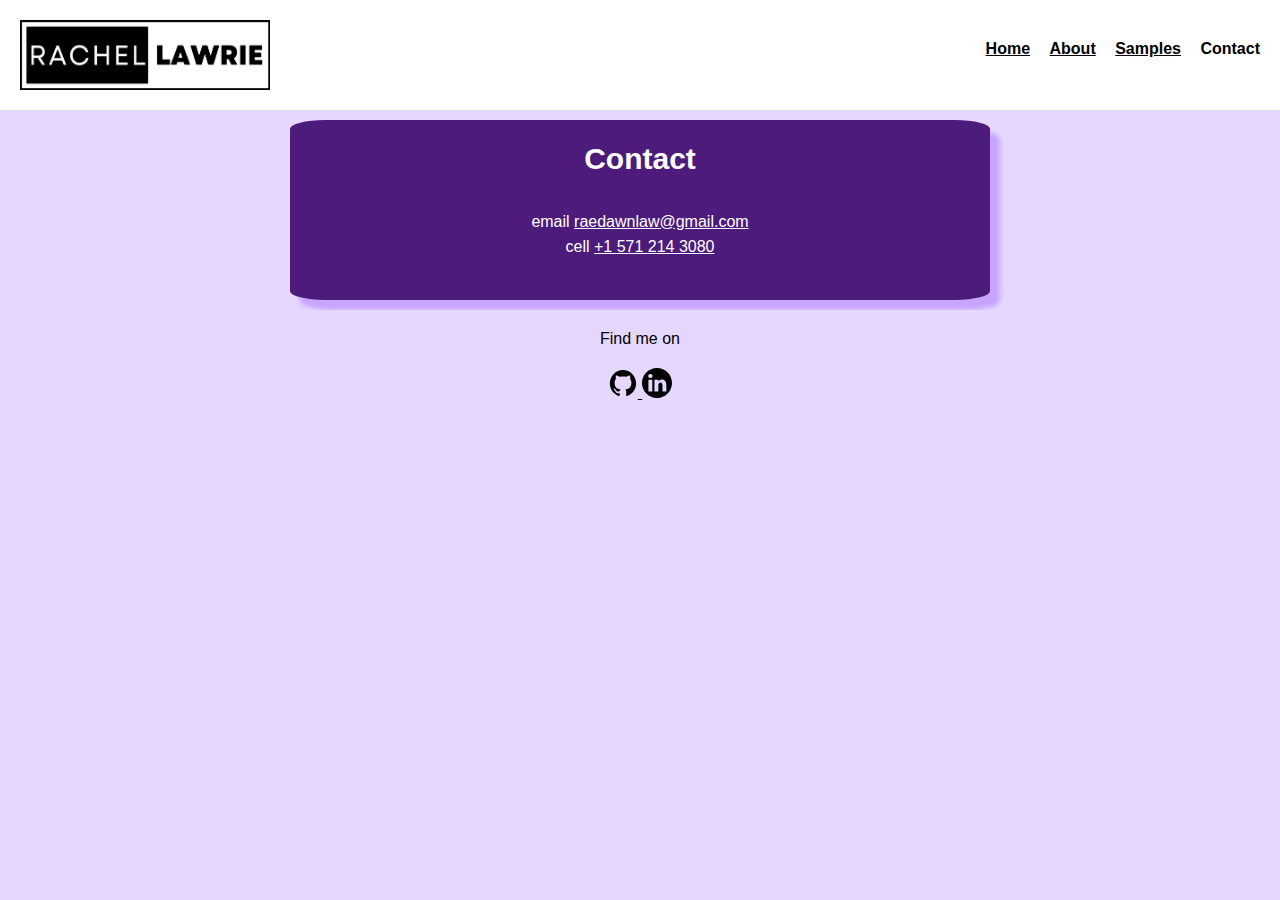
<file: contact.html>
<!-- LATEST CHANGES MADE ON GH-PAGES BRANCH -->

<!DOCTYPE html>

<html>
  <head>
    <meta
      name="viewport"
      content="width=device-width, initial-scale=1"
      charset="utf-8"
    />
    <title>Contact Rachel Lawrie</title>
    <link rel="shortcut icon" href="img/favicon-16x16.png" />
    <link rel="stylesheet" type="text/css" href="css/normalize.css" />
    <link rel="stylesheet" type="text/css" href="css/style.production.css" />
  </head>

  <body>
    <header class="page-header">
      <img
        class="page-header__item"
        width="250px"
        height="70px"
        src="img/logo.png"
        alt="Rachel Lawrie's personal logo"
      />
      <nav class="main-navigation page-header__item">
        <ul role="menubar" class="navigation-list">
          <li role="presentation">
            <a href="index.html" role="menuitem" class="navigation-list__item"
              >Home</a
            >
          </li>
          <li role="presentation">
            <a href="about.html" role="menuitem" class="navigation-list__item"
              >About</a
            >
          </li>
          <li role="presentation">
            <a href="samples.html" role="menuitem" class="navigation-list__item"
              >Samples</a
            >
          </li>
          <li role="presentation">
            <a
              href="contact.html"
              role="menuitem"
              class="navigation-list__item navigation-list__item--active"
              >Contact</a
            >
          </li>
        </ul>
      </nav>
    </header>

    <main>
      <div class="Contact_info">
        <h1 class="Contact_info__h1">Contact</h1>

        <div class="Contact_info__text">
          <div>
            <br />
            email
            <a class="grid__item-link" href="mailto:raedawnlaw@gmail.com"
              >raedawnlaw@gmail.com</a
            ><br />
            cell
            <a class="grid__item-link" href="tel:+15712143080"
              >+1 571 214 3080</a
            ><br />
            <br />
          </div>
        </div>
      </div>
    </main>

    <footer class="page-footer">
      <p>Find me on</p>
      <div class="social-media">
        <a target="blank" href="https://github.com/rachel-lawrie"
          ><img
            width="30px"
            height="30px"
            src="img/github_icon.svg"
            alt="Github"
          />
        </a>
        <a target="blank" href="https://www.linkedin.com/in/racheldawnlawrie/"
          ><img
            width="30px"
            height="30px"
            src="img/linkedin_icon.svg"
            alt="LinkedIn"
          />
        </a>
      </div>
    </footer>
    <script src="js/scripts.js"></script>
  </body>
</html>
</file>
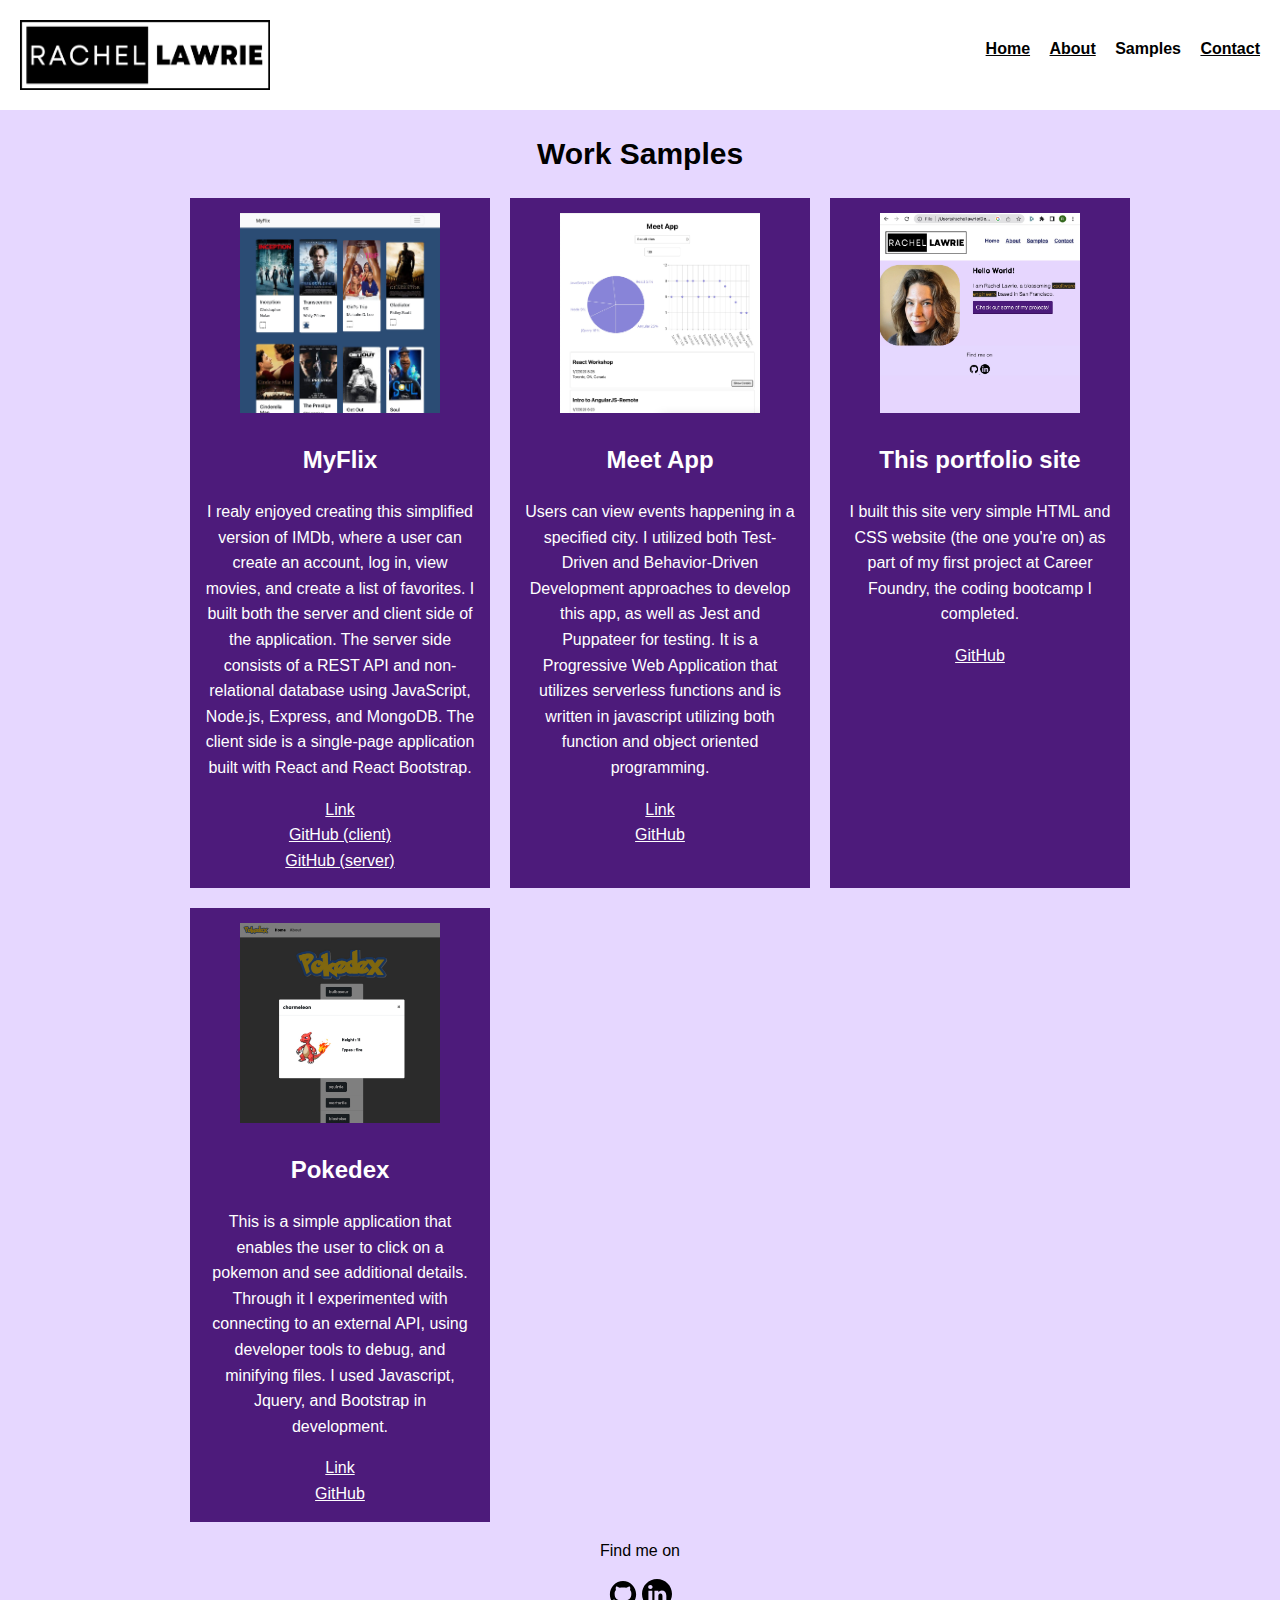
<file: samples.html>
<!-- LATEST CHANGES MADE ON GH-PAGES BRANCH -->

<!DOCTYPE html>

<html>
  <head>
    <meta
      name="viewport"
      content="width=device-width, initial-scale=1"
      charset="utf-8"
    />
    <title>Samples of Rachel's Work</title>
    <link rel="shortcut icon" href="img/favicon-16x16.png" />
    <link rel="preconnect" href="https://fonts.googleapis.com" />
    <link rel="preconnect" href="https://fonts.gstatic.com" crossorigin />
    <link
      href="https://fonts.googleapis.com/css2?family=Raleway:ital,wght@0,200;0,700;1,200&family=Roboto+Mono:wght@200&display=swap"
      rel="stylesheet"
    />
    <link rel="stylesheet" type="text/css" href="css/normalize.css" />
    <link rel="stylesheet" type="text/css" href="css/style.production.css" />
  </head>

  <body>
    <header class="page-header">
      <img
        class="page-header__item"
        width="250px"
        height="70px"
        src="img/logo.png"
        alt="Rachel Lawrie's personal logo"
      />
      <nav class="main-navigation page-header__item">
        <ul role="menubar" class="navigation-list">
          <li role="presentation">
            <a href="index.html" role="menuitem" class="navigation-list__item"
              >Home</a
            >
          </li>
          <li role="presentation">
            <a href="about.html" role="menuitem" class="navigation-list__item"
              >About</a
            >
          </li>
          <li role="presentation">
            <a
              href="samples.html"
              role="menuitem"
              class="navigation-list__item navigation-list__item--active"
              >Samples</a
            >
          </li>
          <li role="presentation">
            <a href="contact.html" role="menuitem" class="navigation-list__item"
              >Contact</a
            >
          </li>
        </ul>
      </nav>
    </header>

    <section>
      <div class="page-title">
        <h1 id="work.sample.title">Work Samples</h1>
      </div>
      <div class="grid">
        <div class="grid__item">
          <img class="grid__item-pic" src="img/pic-myflix.jpg" />
          <h2>MyFlix</h2>
          <p>
            I realy enjoyed creating this simplified version of IMDb, where a user
            can create an account, log in, view movies, and create a list of favorites.
            I built both the server and client side of the application. The server side 
            consists of a REST API and non-relational database using JavaScript, Node.js, 
            Express, and MongoDB. The client side is a single-page application built with
            React and React Bootstrap.
          </p>
          <a
            class="grid__item-link"
            href="https://myflix-rl-2023.netlify.app/login"
            >Link</a
          >
          <br />
          <a
            class="grid__item-link"
            href="https://github.com/rachel-lawrie/myFlix-client"
            >GitHub (client)</a
          >
          <br />
          <a
            class="grid__item-link"
            href="https://github.com/rachel-lawrie/movie_app"
            >GitHub (server)</a
          >
        </div>
        <div class="grid__item">
          <img class="grid__item-pic" src="img/pic-meet-app.jpg" />
          <h2>Meet App</h2>
          <p>
            Users can view events happening in a specified city. I utilized both
            Test-Driven and Behavior-Driven Development approaches to develop
            this app, as well as Jest and Puppateer for testing. It is a
            Progressive Web Application that utilizes serverless functions and
            is written in javascript utilizing both function and object oriented
            programming.
          </p>
          <a
            class="grid__item-link"
            href="https://rachel-lawrie.github.io/MEET_APP/"
            >Link</a
          >
          <br />
          <a
            class="grid__item-link"
            href="https://github.com/rachel-lawrie/MEET_APP"
            >GitHub</a
          >
        </div>
        <div class="grid__item">
          <img class="grid__item-pic" src="img/pic-of-portfolio.jpg" />
          <h2>This portfolio site</h2>
          <p>
            I built this site very simple HTML and CSS website (the one you're on) as part of my first project at
            Career Foundry, the coding bootcamp I completed.
          </p>
          <a
            class="grid__item-link"
            href="https://github.com/rachel-lawrie/portfolio-website"
            >GitHub</a
          >
        </div>

        <div class="grid__item">
          <img class="grid__item-pic" src="img/pic-of-pokedex.jpg" />
          <h2>Pokedex</h2>
          <p>
            This is a simple application that enables the user to click on a
            pokemon and see additional details. Through it I experimented with
            connecting to an external API, using developer tools to debug, and
            minifying files. I used Javascript, Jquery, and Bootstrap in
            development.
          </p>
          <a
            class="grid__item-link"
            href="https://rachel-lawrie.github.io/pokedex-js-app/src/"
            >Link</a
          >
          <br />
          <a
            class="grid__item-link"
            href="https://github.com/rachel-lawrie/pokedex-js-app"
            >GitHub</a
          >
        </div>

    </section>

    <footer class="page-footer">
      <p>Find me on</p>
      <div class="social-media">
        <a target="blank" href="https://github.com/rachel-lawrie"
          ><img
            width="30px"
            height="30px"
            src="img/github_icon.svg"
            alt="Github"
          />
        </a>
        <a target="blank" href="https://www.linkedin.com/in/racheldawnlawrie/"
          ><img
            width="30px"
            height="30px"
            src="img/linkedin_icon.svg"
            alt="LinkedIn"
          />
        </a>
      </div>
    </footer>
  </body>
</html>
</file>
<file: css/style.production.css>
/*background color #e6d7ff*/
/*primary color #4d1b7b*/
/*supporting color #363b74*/

/*page layout*/
* {
  box-sizing: border-box;
}

/*header format*/
.page-header {
  display: flex;
  width: 100%;
  padding: 20px;
}

.page-header__item {
  flex: 0 1 200px;
}
/*^this doesn't seem to be working... rather than nav bar shrinking it wraps*/

.navigation-list {
  list-style-type: none;
}

.navigation-list li {
  display: inline-block;
  margin-left: 15px;
}

.page-header__item:last-child {
  flex-grow: 1;
  text-align: right;
}

/* clears the float components from the footer */
.page-footer {
  clear: both;
  display: flex;
  flex-direction: column;
  text-align: center;
}

/*home page format*/
/* body format */
.profile {
  max-width: 700px;
  margin: 0 auto;
  /*may need to revisit max width so works better on mobile device??*/
}

.profile__portrait {
  float: left;
  width: 250px;
  margin-right: 40px;
  border-radius: 25%;
}

/*about page format*/
/* body format */
.About_info {
  max-width: 700px;
  margin: 0 auto;
}

#about.title {
  text-align: center; /*this isn't working*/
}
/*picture container size*/
.about-image-container {
  max-width: 700px;
  height: 401px;
  margin: 0 auto;
  vertical-align: top;
  padding: 0;
}

.about-image-container > svg {
  width: 100%;
  height: 401px;
  display: block;
}

/*samples page format*/
/*create grid*/
.page-title {
  width: 100%;
  text-align: center;
}

.grid {
  width: 100%; /*ensures columns take up whole container*/
  max-width: 900px; /*trying to make max width container so never more than 3 columns*/
  display: grid;
  grid-template-columns: 1fr 1fr 1fr; /*I feel like I need to remove this to have them wrap on smaller screens but can't figure out
            how to get the 3 columns on bigger screens without this*/
  grid-gap: 20px;
  margin: 0 auto;
  text-align: center;
  /*this margin piece is not centering the grid....*/
}

.grid__item {
  padding: 15px;
  min-width: 300px; /*trying to make sure does not shrink below 300px on small screens*/
  max-width: 300px; /*trying to make sure does not get bigger than 300px on big screens*/
}

.grid__item-pic {
  width: 200px;
  height: 200px;
}

/*contact page format*/
.Contact_info {
  max-width: 700px;
  margin: 10px auto;
  background-color: var(--primary-color);
  color: white;
  border-radius: 5%;
  padding: 15px;
  box-shadow: 10px 10px 5px #c6a4ff;
  text-align: center;

  /*how do I get text to align left but have the div container centered in middle of page? And I want width of container to fit the content*/
}

.Contact_info__text {
  text-align: center;
}

.Contact_info__h1 {
  margin: 0 auto;
}

.call-to-action {
  font-weight: var(--boldfont);
}
/*back ground colors*/
:root {
  --primary-color: #4d1b7b;
  --secondary-color: #363b74;
  --background-color: #e6d7ff;
}

body {
  background-color: var(--background-color);
} /*lilac*/
header {
  background-color: white;
}
footer {
  background-color: var(--background-color);
}

/*Samples page grid colors*/
.grid__item {
  background-color: var(--primary-color);
}

/*font type and line height*/
:root {
  --boldfont: 700;
  --standardfontweight: 300;
}

body {
  font-family: "Roboto-mono", sans-serif;
  font-weight: var(--standardfontweight);
  font-size: 16px;
  line-height: 1.6;
}

.engineering-text {
  color: darkgoldenrod;
  background-color: #222222;
}

.page-header {
  font-weight: var(--boldfont);
}

.professionalbackground__item {
  line-height: 1.3;
}

#contact-form {
  line-height: 3;
}

h1 {
  font-size: 30px;
  font-weight: 700;
}
h2 {
  font-size: 24px;
  font-weight: 700;
}
h3 {
  font-size: 18px;
  font-weight: 700;
}

/*font colors*/
a {
  color: #000;
}
a:visited {
  color: var(--secondary-color);
}
a:hover,
a:focus {
  /* No underlining when hovering over a link */
  text-decoration: none;
}
a:active {
  color: #000;
}

.grid {
  color: white;
}

.grid__item {
  color: white;
}

.grid__item-link {
  color: white;
}

.grid__item-link:visited {
  color: white;
}

.grid__item-link:active {
  color: white;
}

/*button types*/
button,
.button {
  /* overwrites browser defaults and resets the border */
  border: none;
  /* takes the font from the outer container */
  font-family: inherit;
  /* styles the background color, font color, and text decoration (underline, etc.) of the button */
  background-color: #4d1b7b;
  color: white;
  text-decoration: none;
  /*adds spacing to the button (this will be discussed more in-depth later) */
  padding: 10px;
  border-radius: 3px;
  /* gives the button a bottom border with a width of 2px, a type of solid, and a color in RGBA format */
  border-bottom: 2px solid rgba(0, 0, 0, 0.3);
  transition-duration: 0.2s;
  transition-property: opacity;
}

button:visited,
.button:visited {
  color: white;
}

button:hover,
button:focus,
.button:hover,
.button:focus {
  /* lets the mouse appear as a hand when hovering over the button */
  cursor: pointer;
  /* reduces the opacity of the button to 80% */
  opacity: 0.8;
}

.form-submit-button {
  border: none;
  /* takes the font from the outer container */
  font-family: inherit;
  /* styles the background color, font color, and text decoration (underline, etc.) of the button */
  background-color: white;
  color: var(--primary-color);
  text-decoration: none;
  /*adds spacing to the button (this will be discussed more in-depth later) */
  padding: 10px;
  border-radius: 3px;
  /* gives the button a bottom border with a width of 2px, a type of solid, and a color in RGBA format */
  border-bottom: 2px solid rgba(0, 0, 0, 0.3);
}

.form-submit-button:hover,
.form-submit-button:focus {
  /* lets the mouse appear as a hand when hovering over the button */
  cursor: pointer;
  /* reduces the opacity of the button to 80% */
  opacity: 0.8;
}

.error-message {
  color: orange;
  font-size: 0.8em;
}

/* link behavior */
.navigation-list__item--active {
  text-decoration: none;
}

/* animation */
@keyframes sun-move {
  from {
    transform: translate(0, 0px);
  }
  to {
    transform: translate(0, -50px);
  }
}
.sun1 {
  animation: 4s sun-move infinite alternate linear;
}

/*responsive on small screens*/

/*about page*/
@media all and (max-width: 500px) {
  .profile {
    width: 100%;
    padding: 10px;
    max-width: 300px;
    margin: 0 auto;
  }
  .profile__portrait {
    max-width: 200px;
    float: none;
  }
}

/*samples page*/
@media all and (max-width: 750px) {
  .grid {
    grid-gap: 10px;
  }
  h1 {
    font-size: 22px;
  }
}
@media all and (max-width: 500px) {
  .grid {
    grid-template-columns: 1fr;
  }
}
@media all and (min-width: 500px) and (max-width: 750px) {
  .grid {
    grid-template-columns: 1fr 1fr;
  }
}
</file>
